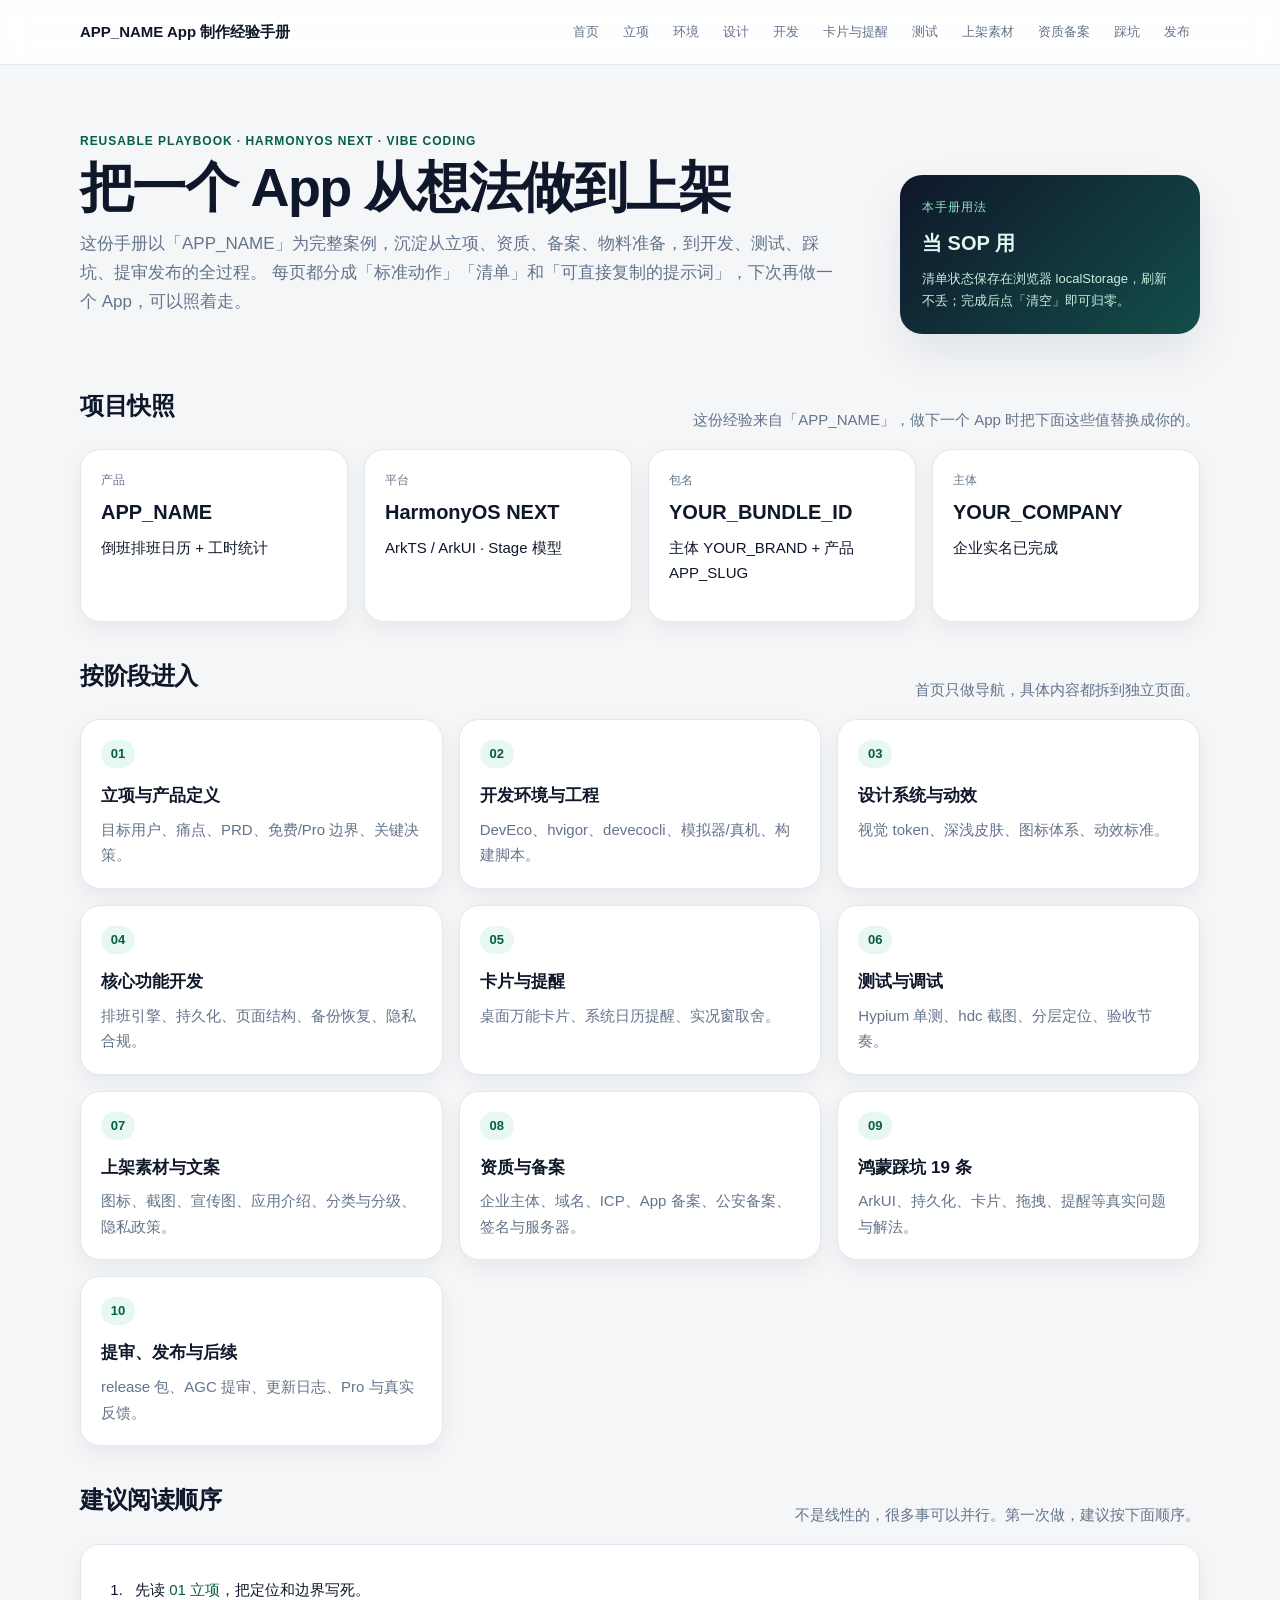
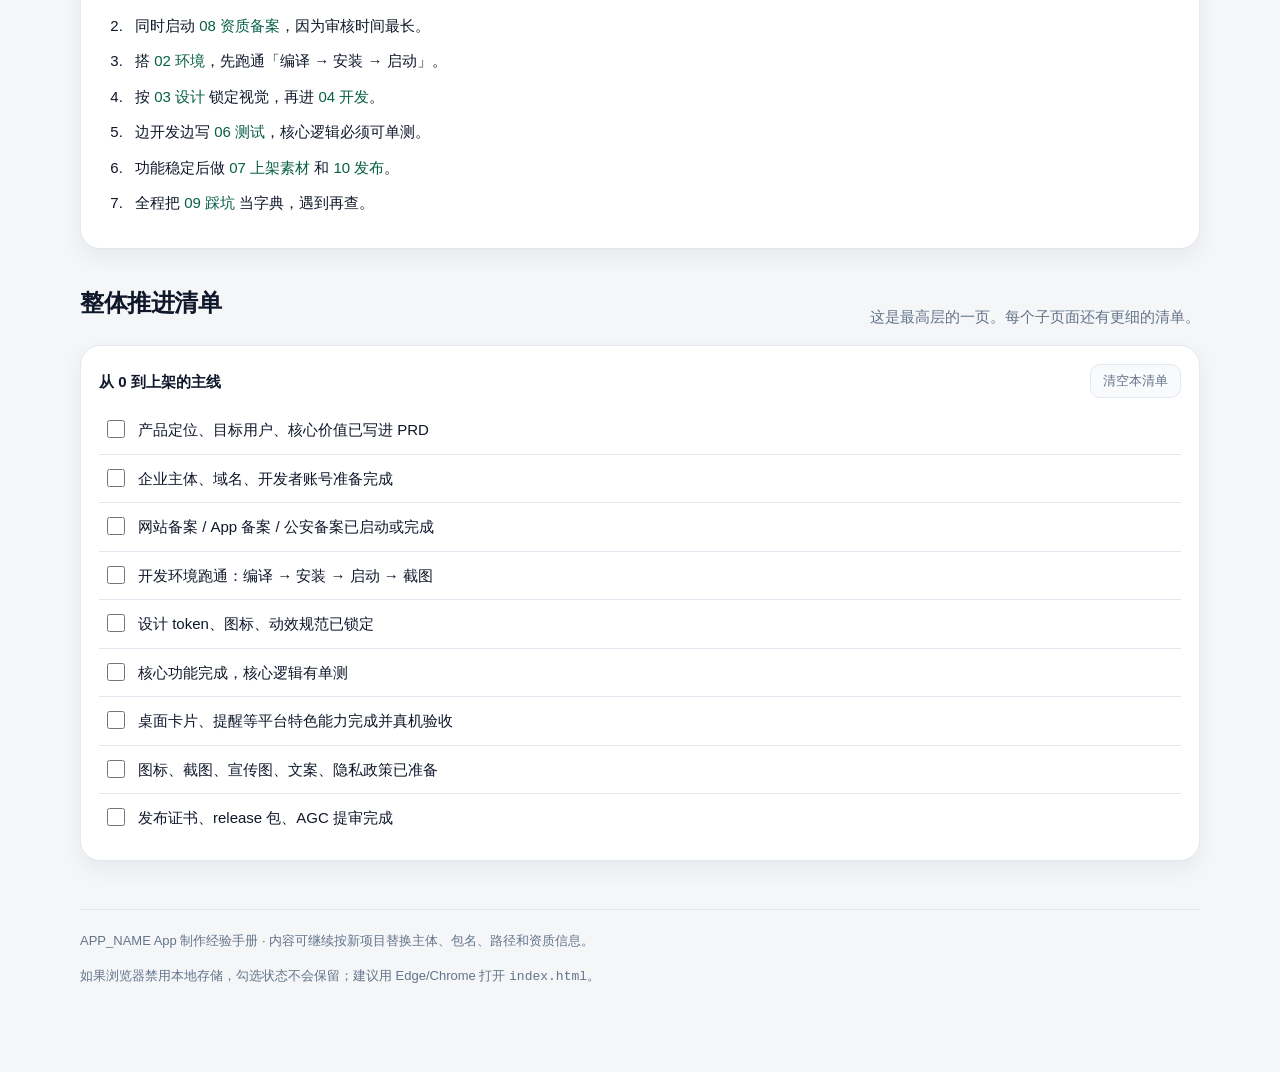
<file: assets/handbook/index.html>
<!doctype html>
<html lang="zh-CN">
<head>
  <meta charset="utf-8">
  <meta name="viewport" content="width=device-width, initial-scale=1">
  <title>APP_NAME App 制作经验手册</title>
  <link rel="stylesheet" href="assets/style.css">
</head>
<body>
  <header class="topbar">
    <div class="shell topbar-inner">
      <a class="brand" href="index.html">APP_NAME App 制作经验手册</a>
      <nav class="nav">
        <a href="index.html">首页</a>
        <a href="01-product.html">立项</a>
        <a href="02-environment.html">环境</a>
        <a href="03-design.html">设计</a>
        <a href="04-core-dev.html">开发</a>
        <a href="05-special.html">卡片与提醒</a>
        <a href="06-testing.html">测试</a>
        <a href="07-store.html">上架素材</a>
        <a href="08-filing.html">资质备案</a>
        <a href="09-pitfalls.html">踩坑</a>
        <a href="10-launch.html">发布</a>
      </nav>
    </div>
  </header>

  <main class="shell">
    <section class="hero">
      <div>
        <p class="kicker">Reusable Playbook · HarmonyOS NEXT · Vibe Coding</p>
        <h1>把一个 App 从想法做到上架</h1>
        <p class="lead">
          这份手册以「APP_NAME」为完整案例，沉淀从立项、资质、备案、物料准备，到开发、测试、踩坑、提审发布的全过程。
          每页都分成「标准动作」「清单」和「可直接复制的提示词」，下次再做一个 App，可以照着走。
        </p>
      </div>
      <div class="hero-note">
        <span>本手册用法</span>
        <strong>当 SOP 用</strong>
        <p>清单状态保存在浏览器 localStorage，刷新不丢；完成后点「清空」即可归零。</p>
      </div>
    </section>

    <section class="section">
      <div class="section-head">
        <h2>项目快照</h2>
        <p>这份经验来自「APP_NAME」，做下一个 App 时把下面这些值替换成你的。</p>
      </div>
      <div class="grid cards-4">
        <div class="card"><span class="card-label">产品</span><strong>APP_NAME</strong><p>倒班排班日历 + 工时统计</p></div>
        <div class="card"><span class="card-label">平台</span><strong>HarmonyOS NEXT</strong><p>ArkTS / ArkUI · Stage 模型</p></div>
        <div class="card"><span class="card-label">包名</span><strong>YOUR_BUNDLE_ID</strong><p>主体 YOUR_BRAND + 产品 APP_SLUG</p></div>
        <div class="card"><span class="card-label">主体</span><strong>YOUR_COMPANY</strong><p>企业实名已完成</p></div>
      </div>
    </section>

    <section class="section">
      <div class="section-head">
        <h2>按阶段进入</h2>
        <p>首页只做导航，具体内容都拆到独立页面。</p>
      </div>
      <div class="grid cards-3">
        <a class="card card-link" href="01-product.html"><span class="num">01</span><h3>立项与产品定义</h3><p>目标用户、痛点、PRD、免费/Pro 边界、关键决策。</p></a>
        <a class="card card-link" href="02-environment.html"><span class="num">02</span><h3>开发环境与工程</h3><p>DevEco、hvigor、devecocli、模拟器/真机、构建脚本。</p></a>
        <a class="card card-link" href="03-design.html"><span class="num">03</span><h3>设计系统与动效</h3><p>视觉 token、深浅皮肤、图标体系、动效标准。</p></a>
        <a class="card card-link" href="04-core-dev.html"><span class="num">04</span><h3>核心功能开发</h3><p>排班引擎、持久化、页面结构、备份恢复、隐私合规。</p></a>
        <a class="card card-link" href="05-special.html"><span class="num">05</span><h3>卡片与提醒</h3><p>桌面万能卡片、系统日历提醒、实况窗取舍。</p></a>
        <a class="card card-link" href="06-testing.html"><span class="num">06</span><h3>测试与调试</h3><p>Hypium 单测、hdc 截图、分层定位、验收节奏。</p></a>
        <a class="card card-link" href="07-store.html"><span class="num">07</span><h3>上架素材与文案</h3><p>图标、截图、宣传图、应用介绍、分类与分级、隐私政策。</p></a>
        <a class="card card-link" href="08-filing.html"><span class="num">08</span><h3>资质与备案</h3><p>企业主体、域名、ICP、App 备案、公安备案、签名与服务器。</p></a>
        <a class="card card-link" href="09-pitfalls.html"><span class="num">09</span><h3>鸿蒙踩坑 19 条</h3><p>ArkUI、持久化、卡片、拖拽、提醒等真实问题与解法。</p></a>
        <a class="card card-link" href="10-launch.html"><span class="num">10</span><h3>提审、发布与后续</h3><p>release 包、AGC 提审、更新日志、Pro 与真实反馈。</p></a>
      </div>
    </section>

    <section class="section">
      <div class="section-head">
        <h2>建议阅读顺序</h2>
        <p>不是线性的，很多事可以并行。第一次做，建议按下面顺序。</p>
      </div>
      <ol class="steps">
        <li>先读 <a href="01-product.html">01 立项</a>，把定位和边界写死。</li>
        <li>同时启动 <a href="08-filing.html">08 资质备案</a>，因为审核时间最长。</li>
        <li>搭 <a href="02-environment.html">02 环境</a>，先跑通「编译 → 安装 → 启动」。</li>
        <li>按 <a href="03-design.html">03 设计</a> 锁定视觉，再进 <a href="04-core-dev.html">04 开发</a>。</li>
        <li>边开发边写 <a href="06-testing.html">06 测试</a>，核心逻辑必须可单测。</li>
        <li>功能稳定后做 <a href="07-store.html">07 上架素材</a> 和 <a href="10-launch.html">10 发布</a>。</li>
        <li>全程把 <a href="09-pitfalls.html">09 踩坑</a> 当字典，遇到再查。</li>
      </ol>
    </section>

    <section class="section">
      <div class="section-head">
        <h2>整体推进清单</h2>
        <p>这是最高层的一页。每个子页面还有更细的清单。</p>
      </div>
      <div class="check-block">
        <div class="check-head">
          <span>从 0 到上架的主线</span>
          <button class="ghost" data-clear-list="master">清空本清单</button>
        </div>
        <ul class="checklist" data-checklist="master">
          <li><label><input type="checkbox" data-check="product"><span>产品定位、目标用户、核心价值已写进 PRD</span></label></li>
          <li><label><input type="checkbox" data-check="company"><span>企业主体、域名、开发者账号准备完成</span></label></li>
          <li><label><input type="checkbox" data-check="filing"><span>网站备案 / App 备案 / 公安备案已启动或完成</span></label></li>
          <li><label><input type="checkbox" data-check="env"><span>开发环境跑通：编译 → 安装 → 启动 → 截图</span></label></li>
          <li><label><input type="checkbox" data-check="design"><span>设计 token、图标、动效规范已锁定</span></label></li>
          <li><label><input type="checkbox" data-check="core"><span>核心功能完成，核心逻辑有单测</span></label></li>
          <li><label><input type="checkbox" data-check="special"><span>桌面卡片、提醒等平台特色能力完成并真机验收</span></label></li>
          <li><label><input type="checkbox" data-check="assets"><span>图标、截图、宣传图、文案、隐私政策已准备</span></label></li>
          <li><label><input type="checkbox" data-check="release"><span>发布证书、release 包、AGC 提审完成</span></label></li>
        </ul>
      </div>
    </section>

    <footer class="footer">
      <p>APP_NAME App 制作经验手册 · 内容可继续按新项目替换主体、包名、路径和资质信息。</p>
      <p>如果浏览器禁用本地存储，勾选状态不会保留；建议用 Edge/Chrome 打开 <code>index.html</code>。</p>
    </footer>
  </main>
  <script src="assets/app.js"></script>
</body>
</html>
</file>
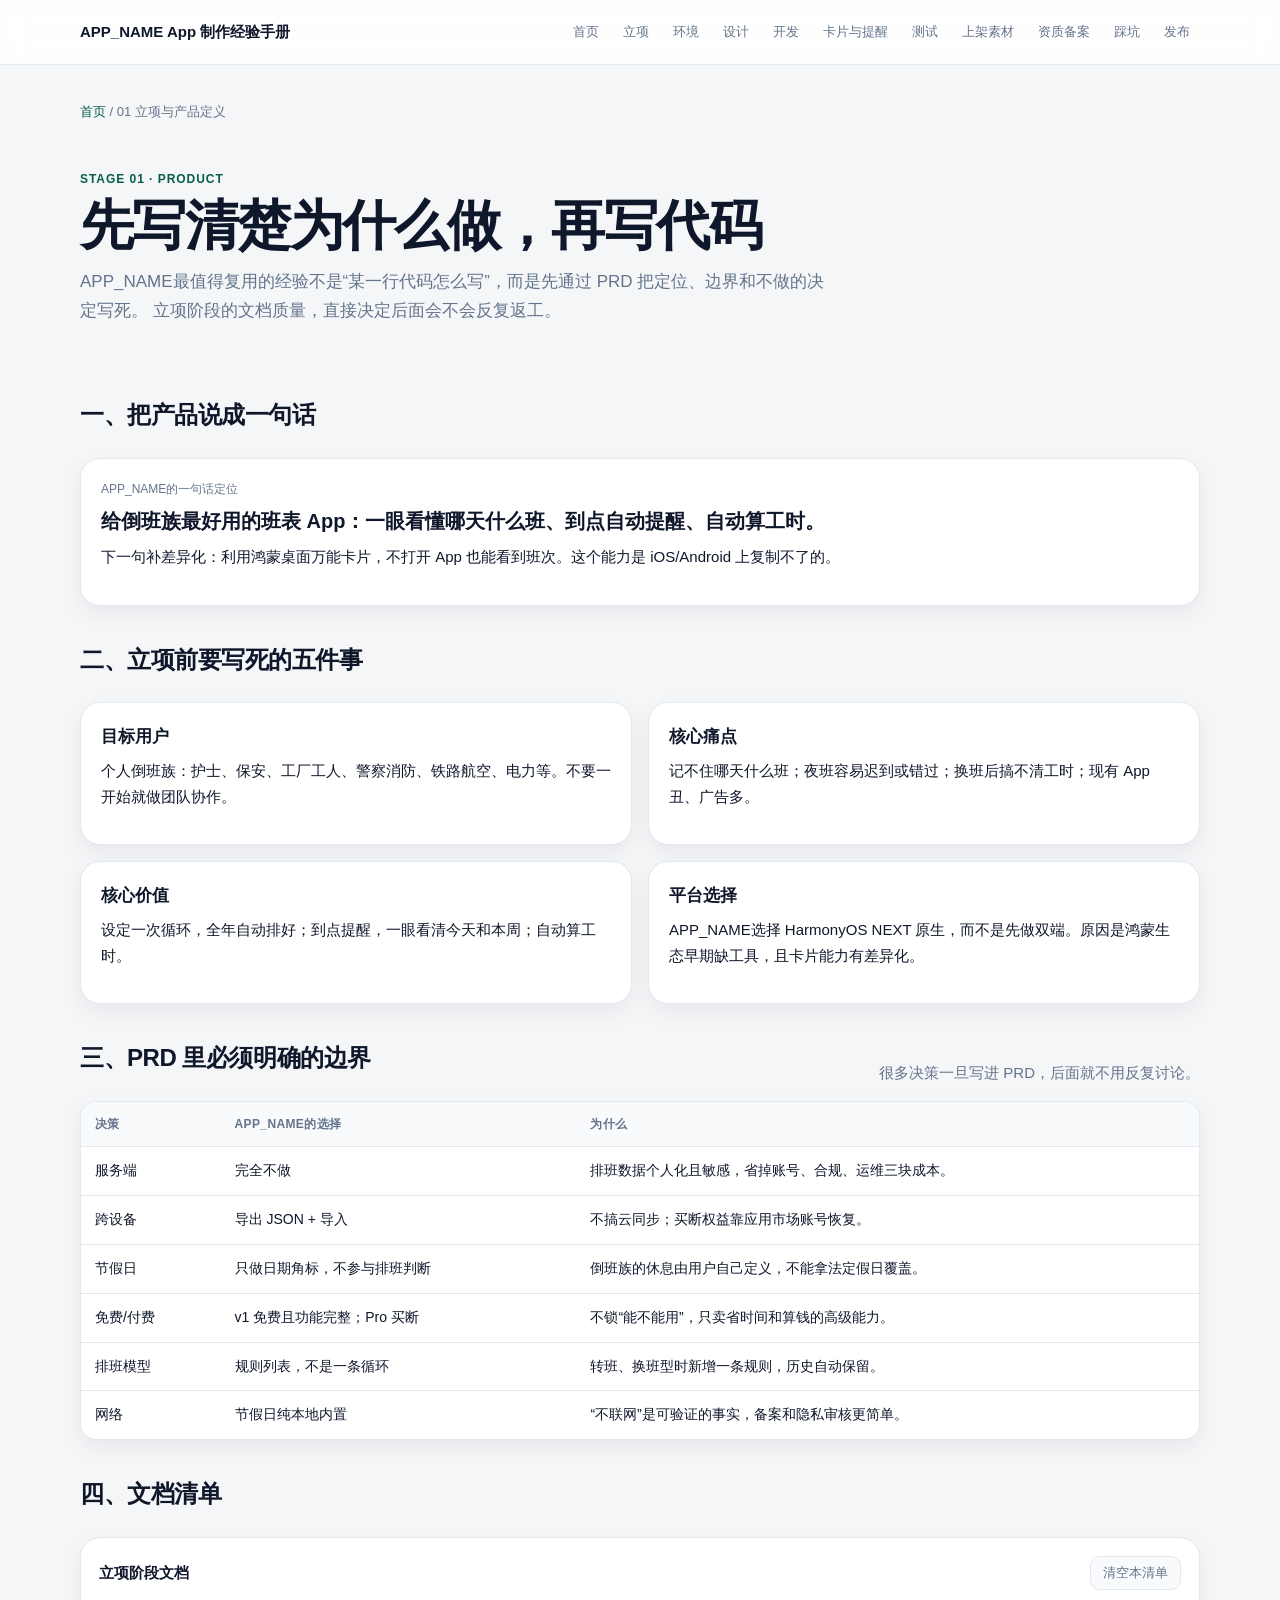
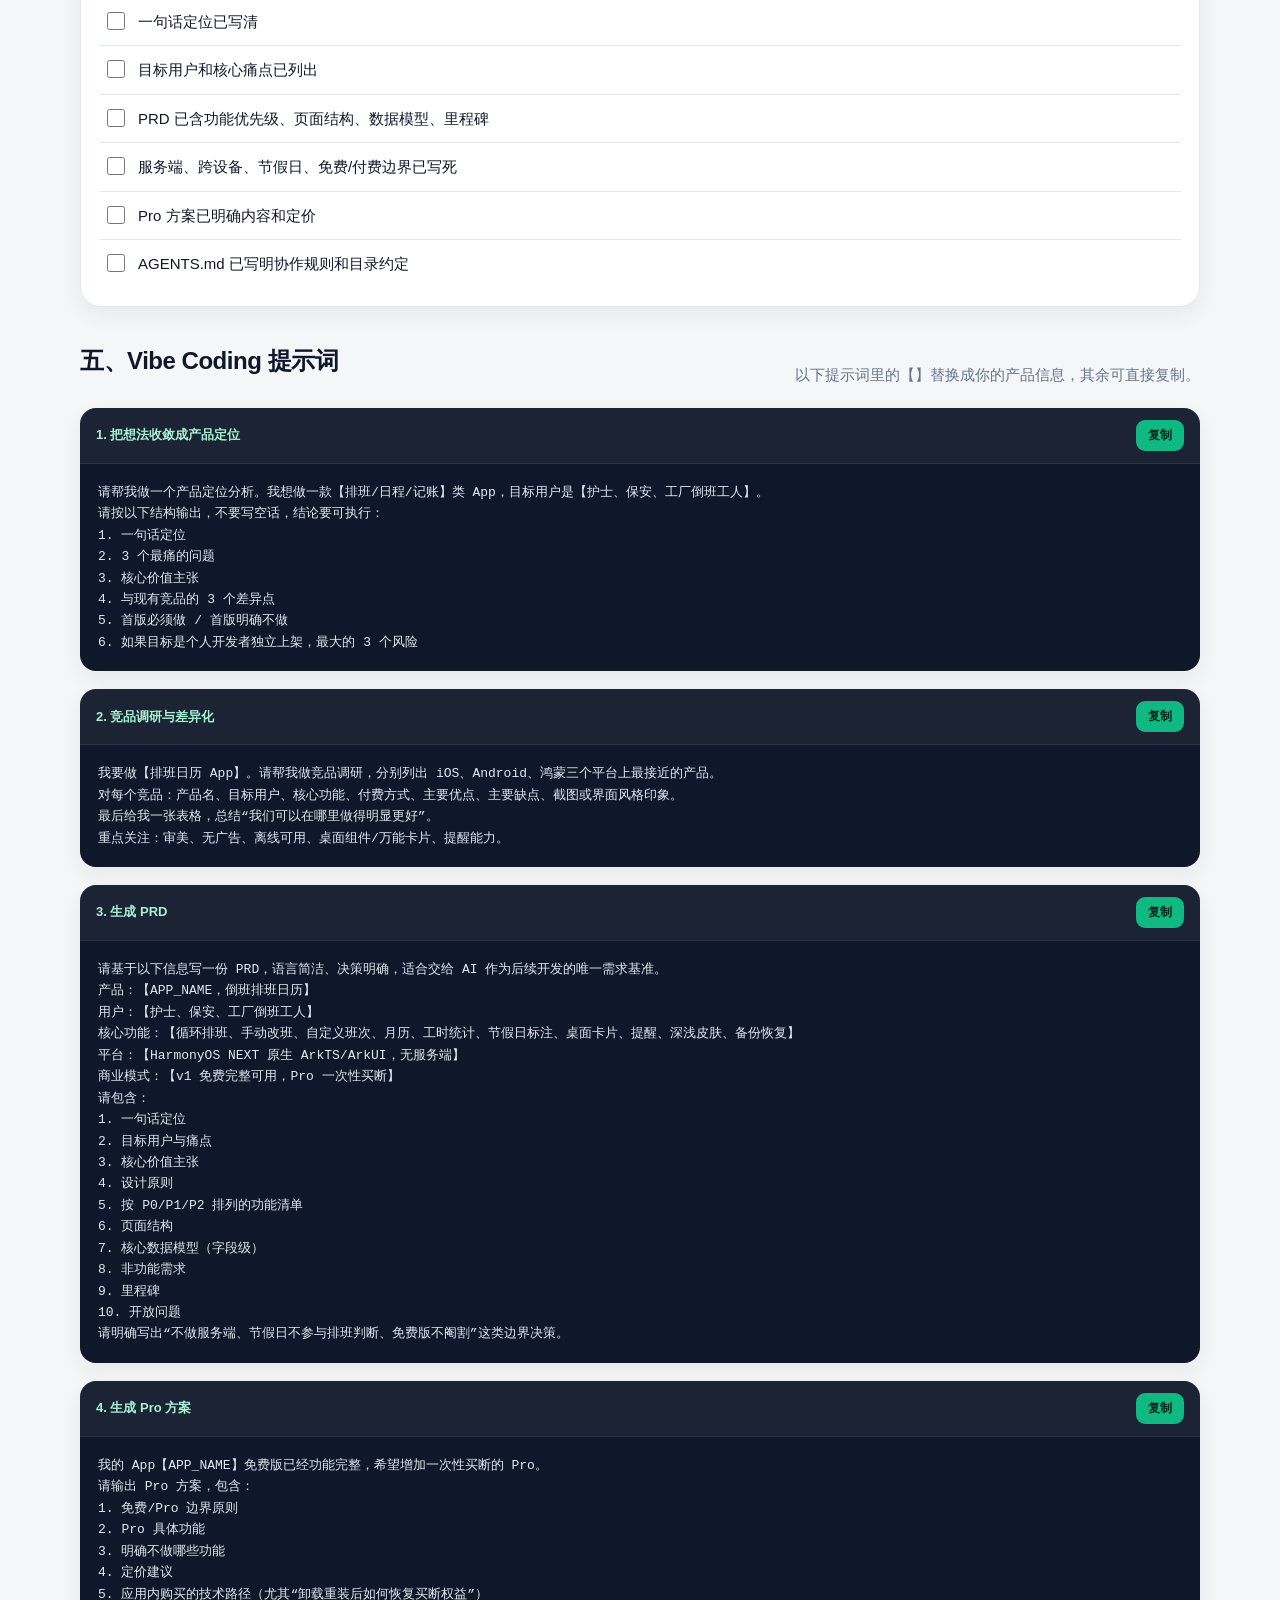
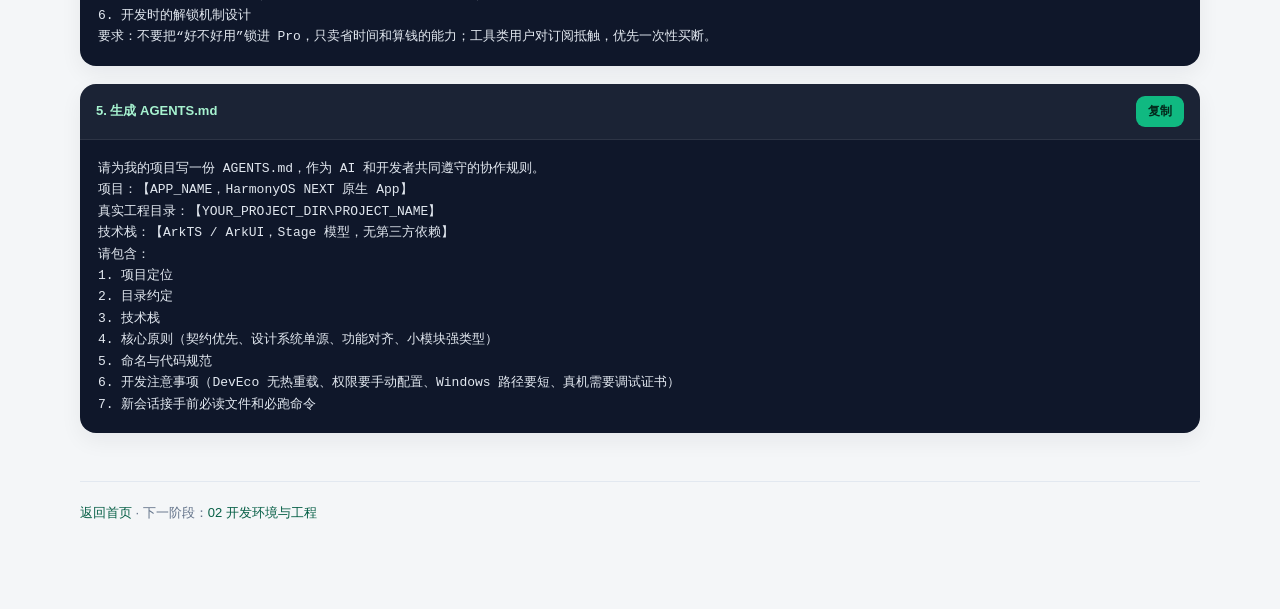
<file: assets/handbook/01-product.html>
<!doctype html>
<html lang="zh-CN">
<head>
  <meta charset="utf-8">
  <meta name="viewport" content="width=device-width, initial-scale=1">
  <title>01 立项与产品定义 · APP_NAME App 制作经验手册</title>
  <link rel="stylesheet" href="assets/style.css">
</head>
<body>
  <header class="topbar">
    <div class="shell topbar-inner">
      <a class="brand" href="index.html">APP_NAME App 制作经验手册</a>
      <nav class="nav">
        <a href="index.html">首页</a>
        <a href="01-product.html">立项</a>
        <a href="02-environment.html">环境</a>
        <a href="03-design.html">设计</a>
        <a href="04-core-dev.html">开发</a>
        <a href="05-special.html">卡片与提醒</a>
        <a href="06-testing.html">测试</a>
        <a href="07-store.html">上架素材</a>
        <a href="08-filing.html">资质备案</a>
        <a href="09-pitfalls.html">踩坑</a>
        <a href="10-launch.html">发布</a>
      </nav>
    </div>
  </header>

  <main class="shell">
    <p class="breadcrumb"><a href="index.html">首页</a> / 01 立项与产品定义</p>
    <section class="hero">
      <div>
        <p class="kicker">Stage 01 · Product</p>
        <h1>先写清楚为什么做，再写代码</h1>
        <p class="lead">
          APP_NAME最值得复用的经验不是“某一行代码怎么写”，而是先通过 PRD 把定位、边界和不做的决定写死。
          立项阶段的文档质量，直接决定后面会不会反复返工。
        </p>
      </div>
    </section>

    <section class="section">
      <div class="section-head">
        <h2>一、把产品说成一句话</h2>
      </div>
      <div class="card">
        <span class="card-label">APP_NAME的一句话定位</span>
        <strong>给倒班族最好用的班表 App：一眼看懂哪天什么班、到点自动提醒、自动算工时。</strong>
        <p>下一句补差异化：利用鸿蒙桌面万能卡片，不打开 App 也能看到班次。这个能力是 iOS/Android 上复制不了的。</p>
      </div>
    </section>

    <section class="section">
      <div class="section-head">
        <h2>二、立项前要写死的五件事</h2>
      </div>
      <div class="grid cards-2">
        <div class="card">
          <h3>目标用户</h3>
          <p>个人倒班族：护士、保安、工厂工人、警察消防、铁路航空、电力等。不要一开始就做团队协作。</p>
        </div>
        <div class="card">
          <h3>核心痛点</h3>
          <p>记不住哪天什么班；夜班容易迟到或错过；换班后搞不清工时；现有 App 丑、广告多。</p>
        </div>
        <div class="card">
          <h3>核心价值</h3>
          <p>设定一次循环，全年自动排好；到点提醒，一眼看清今天和本周；自动算工时。</p>
        </div>
        <div class="card">
          <h3>平台选择</h3>
          <p>APP_NAME选择 HarmonyOS NEXT 原生，而不是先做双端。原因是鸿蒙生态早期缺工具，且卡片能力有差异化。</p>
        </div>
      </div>
    </section>

    <section class="section">
      <div class="section-head">
        <h2>三、PRD 里必须明确的边界</h2>
        <p>很多决策一旦写进 PRD，后面就不用反复讨论。</p>
      </div>
      <div class="table-wrap">
        <table>
          <thead>
            <tr><th>决策</th><th>APP_NAME的选择</th><th>为什么</th></tr>
          </thead>
          <tbody>
            <tr><td>服务端</td><td>完全不做</td><td>排班数据个人化且敏感，省掉账号、合规、运维三块成本。</td></tr>
            <tr><td>跨设备</td><td>导出 JSON + 导入</td><td>不搞云同步；买断权益靠应用市场账号恢复。</td></tr>
            <tr><td>节假日</td><td>只做日期角标，不参与排班判断</td><td>倒班族的休息由用户自己定义，不能拿法定假日覆盖。</td></tr>
            <tr><td>免费/付费</td><td>v1 免费且功能完整；Pro 买断</td><td>不锁“能不能用”，只卖省时间和算钱的高级能力。</td></tr>
            <tr><td>排班模型</td><td>规则列表，不是一条循环</td><td>转班、换班型时新增一条规则，历史自动保留。</td></tr>
            <tr><td>网络</td><td>节假日纯本地内置</td><td>“不联网”是可验证的事实，备案和隐私审核更简单。</td></tr>
          </tbody>
        </table>
      </div>
    </section>

    <section class="section">
      <div class="section-head">
        <h2>四、文档清单</h2>
      </div>
      <div class="check-block">
        <div class="check-head">
          <span>立项阶段文档</span>
          <button class="ghost" data-clear-list="product-docs">清空本清单</button>
        </div>
        <ul class="checklist" data-checklist="product-docs">
          <li><label><input type="checkbox" data-check="position"><span>一句话定位已写清</span></label></li>
          <li><label><input type="checkbox" data-check="users"><span>目标用户和核心痛点已列出</span></label></li>
          <li><label><input type="checkbox" data-check="prd"><span>PRD 已含功能优先级、页面结构、数据模型、里程碑</span></label></li>
          <li><label><input type="checkbox" data-check="boundary"><span>服务端、跨设备、节假日、免费/付费边界已写死</span></label></li>
          <li><label><input type="checkbox" data-check="pro"><span>Pro 方案已明确内容和定价</span></label></li>
          <li><label><input type="checkbox" data-check="agents"><span>AGENTS.md 已写明协作规则和目录约定</span></label></li>
        </ul>
      </div>
    </section>

    <section class="section">
      <div class="section-head">
        <h2>五、Vibe Coding 提示词</h2>
        <p>以下提示词里的【】替换成你的产品信息，其余可直接复制。</p>
      </div>

      <div class="prompt">
        <div class="prompt-head"><strong>1. 把想法收敛成产品定位</strong><button class="copy-btn" data-copy>复制</button></div>
        <pre>请帮我做一个产品定位分析。我想做一款【排班/日程/记账】类 App，目标用户是【护士、保安、工厂倒班工人】。
请按以下结构输出，不要写空话，结论要可执行：
1. 一句话定位
2. 3 个最痛的问题
3. 核心价值主张
4. 与现有竞品的 3 个差异点
5. 首版必须做 / 首版明确不做
6. 如果目标是个人开发者独立上架，最大的 3 个风险</pre>
      </div>

      <div class="prompt">
        <div class="prompt-head"><strong>2. 竞品调研与差异化</strong><button class="copy-btn" data-copy>复制</button></div>
        <pre>我要做【排班日历 App】。请帮我做竞品调研，分别列出 iOS、Android、鸿蒙三个平台上最接近的产品。
对每个竞品：产品名、目标用户、核心功能、付费方式、主要优点、主要缺点、截图或界面风格印象。
最后给我一张表格，总结“我们可以在哪里做得明显更好”。
重点关注：审美、无广告、离线可用、桌面组件/万能卡片、提醒能力。</pre>
      </div>

      <div class="prompt">
        <div class="prompt-head"><strong>3. 生成 PRD</strong><button class="copy-btn" data-copy>复制</button></div>
        <pre>请基于以下信息写一份 PRD，语言简洁、决策明确，适合交给 AI 作为后续开发的唯一需求基准。
产品：【APP_NAME，倒班排班日历】
用户：【护士、保安、工厂倒班工人】
核心功能：【循环排班、手动改班、自定义班次、月历、工时统计、节假日标注、桌面卡片、提醒、深浅皮肤、备份恢复】
平台：【HarmonyOS NEXT 原生 ArkTS/ArkUI，无服务端】
商业模式：【v1 免费完整可用，Pro 一次性买断】
请包含：
1. 一句话定位
2. 目标用户与痛点
3. 核心价值主张
4. 设计原则
5. 按 P0/P1/P2 排列的功能清单
6. 页面结构
7. 核心数据模型（字段级）
8. 非功能需求
9. 里程碑
10. 开放问题
请明确写出“不做服务端、节假日不参与排班判断、免费版不阉割”这类边界决策。</pre>
      </div>

      <div class="prompt">
        <div class="prompt-head"><strong>4. 生成 Pro 方案</strong><button class="copy-btn" data-copy>复制</button></div>
        <pre>我的 App【APP_NAME】免费版已经功能完整，希望增加一次性买断的 Pro。
请输出 Pro 方案，包含：
1. 免费/Pro 边界原则
2. Pro 具体功能
3. 明确不做哪些功能
4. 定价建议
5. 应用内购买的技术路径（尤其“卸载重装后如何恢复买断权益”）
6. 开发时的解锁机制设计
要求：不要把“好不好用”锁进 Pro，只卖省时间和算钱的能力；工具类用户对订阅抵触，优先一次性买断。</pre>
      </div>

      <div class="prompt">
        <div class="prompt-head"><strong>5. 生成 AGENTS.md</strong><button class="copy-btn" data-copy>复制</button></div>
        <pre>请为我的项目写一份 AGENTS.md，作为 AI 和开发者共同遵守的协作规则。
项目：【APP_NAME，HarmonyOS NEXT 原生 App】
真实工程目录：【YOUR_PROJECT_DIR\PROJECT_NAME】
技术栈：【ArkTS / ArkUI，Stage 模型，无第三方依赖】
请包含：
1. 项目定位
2. 目录约定
3. 技术栈
4. 核心原则（契约优先、设计系统单源、功能对齐、小模块强类型）
5. 命名与代码规范
6. 开发注意事项（DevEco 无热重载、权限要手动配置、Windows 路径要短、真机需要调试证书）
7. 新会话接手前必读文件和必跑命令</pre>
      </div>
    </section>

    <footer class="footer">
      <p><a href="index.html">返回首页</a> · 下一阶段：<a href="02-environment.html">02 开发环境与工程</a></p>
    </footer>
  </main>
  <script src="assets/app.js"></script>
</body>
</html>
</file>
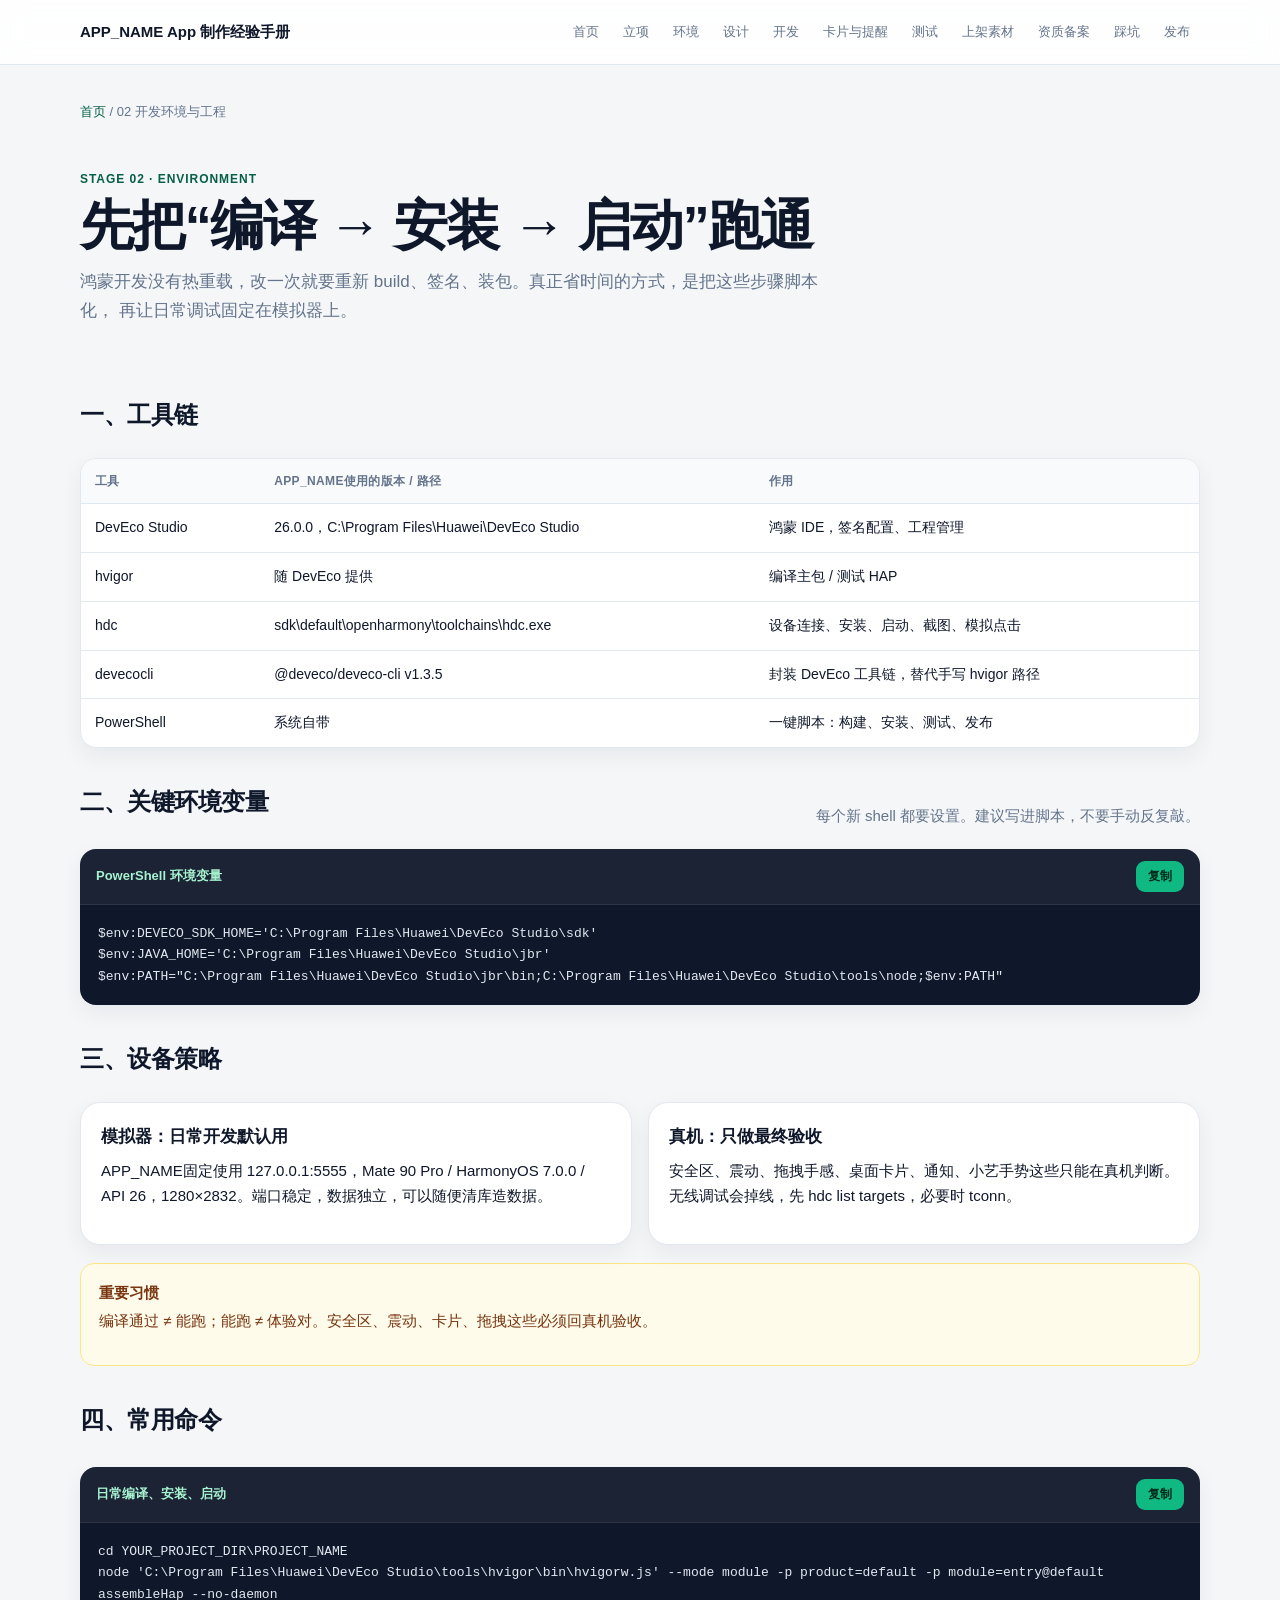
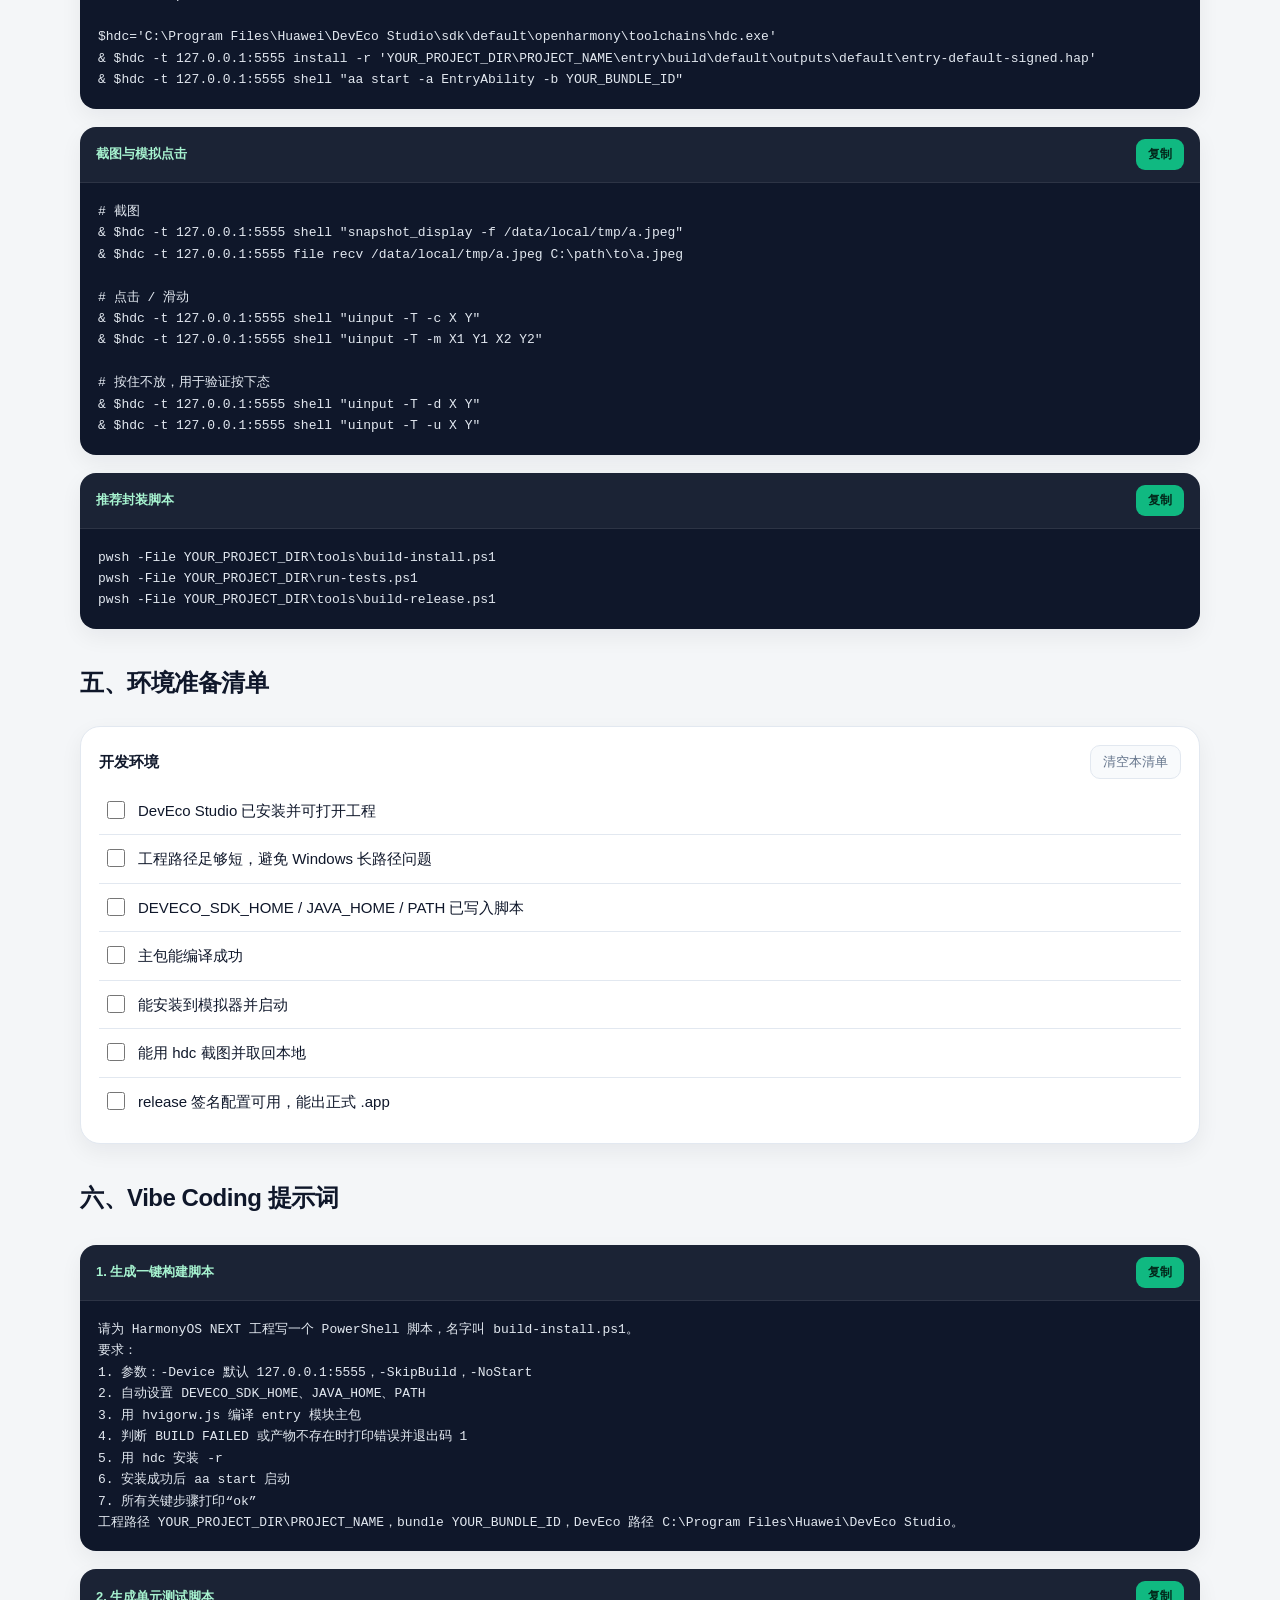
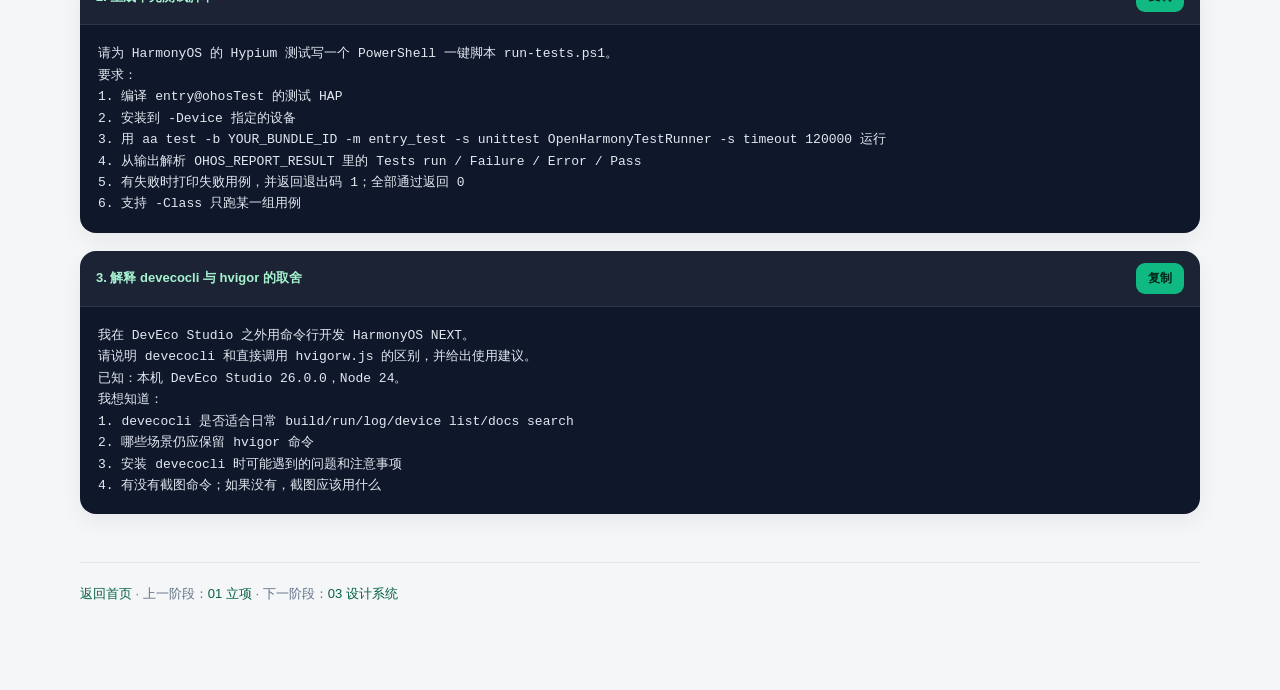
<file: assets/handbook/02-environment.html>
<!doctype html>
<html lang="zh-CN">
<head>
  <meta charset="utf-8">
  <meta name="viewport" content="width=device-width, initial-scale=1">
  <title>02 开发环境与工程 · APP_NAME App 制作经验手册</title>
  <link rel="stylesheet" href="assets/style.css">
</head>
<body>
  <header class="topbar">
    <div class="shell topbar-inner">
      <a class="brand" href="index.html">APP_NAME App 制作经验手册</a>
      <nav class="nav">
        <a href="index.html">首页</a>
        <a href="01-product.html">立项</a>
        <a href="02-environment.html">环境</a>
        <a href="03-design.html">设计</a>
        <a href="04-core-dev.html">开发</a>
        <a href="05-special.html">卡片与提醒</a>
        <a href="06-testing.html">测试</a>
        <a href="07-store.html">上架素材</a>
        <a href="08-filing.html">资质备案</a>
        <a href="09-pitfalls.html">踩坑</a>
        <a href="10-launch.html">发布</a>
      </nav>
    </div>
  </header>

  <main class="shell">
    <p class="breadcrumb"><a href="index.html">首页</a> / 02 开发环境与工程</p>
    <section class="hero">
      <div>
        <p class="kicker">Stage 02 · Environment</p>
        <h1>先把“编译 → 安装 → 启动”跑通</h1>
        <p class="lead">
          鸿蒙开发没有热重载，改一次就要重新 build、签名、装包。真正省时间的方式，是把这些步骤脚本化，
          再让日常调试固定在模拟器上。
        </p>
      </div>
    </section>

    <section class="section">
      <div class="section-head">
        <h2>一、工具链</h2>
      </div>
      <div class="table-wrap">
        <table>
          <thead>
            <tr><th>工具</th><th>APP_NAME使用的版本 / 路径</th><th>作用</th></tr>
          </thead>
          <tbody>
            <tr><td>DevEco Studio</td><td>26.0.0，C:\Program Files\Huawei\DevEco Studio</td><td>鸿蒙 IDE，签名配置、工程管理</td></tr>
            <tr><td>hvigor</td><td>随 DevEco 提供</td><td>编译主包 / 测试 HAP</td></tr>
            <tr><td>hdc</td><td>sdk\default\openharmony\toolchains\hdc.exe</td><td>设备连接、安装、启动、截图、模拟点击</td></tr>
            <tr><td>devecocli</td><td>@deveco/deveco-cli v1.3.5</td><td>封装 DevEco 工具链，替代手写 hvigor 路径</td></tr>
            <tr><td>PowerShell</td><td>系统自带</td><td>一键脚本：构建、安装、测试、发布</td></tr>
          </tbody>
        </table>
      </div>
    </section>

    <section class="section">
      <div class="section-head">
        <h2>二、关键环境变量</h2>
        <p>每个新 shell 都要设置。建议写进脚本，不要手动反复敲。</p>
      </div>
      <div class="prompt">
        <div class="prompt-head"><strong>PowerShell 环境变量</strong><button class="copy-btn" data-copy>复制</button></div>
        <pre>$env:DEVECO_SDK_HOME='C:\Program Files\Huawei\DevEco Studio\sdk'
$env:JAVA_HOME='C:\Program Files\Huawei\DevEco Studio\jbr'
$env:PATH="C:\Program Files\Huawei\DevEco Studio\jbr\bin;C:\Program Files\Huawei\DevEco Studio\tools\node;$env:PATH"</pre>
      </div>
    </section>

    <section class="section">
      <div class="section-head">
        <h2>三、设备策略</h2>
      </div>
      <div class="grid cards-2">
        <div class="card">
          <h3>模拟器：日常开发默认用</h3>
          <p>APP_NAME固定使用 127.0.0.1:5555，Mate 90 Pro / HarmonyOS 7.0.0 / API 26，1280×2832。端口稳定，数据独立，可以随便清库造数据。</p>
        </div>
        <div class="card">
          <h3>真机：只做最终验收</h3>
          <p>安全区、震动、拖拽手感、桌面卡片、通知、小艺手势这些只能在真机判断。无线调试会掉线，先 hdc list targets，必要时 tconn。</p>
        </div>
      </div>
      <div class="banner amber">
        <strong>重要习惯</strong>
        <p>编译通过 ≠ 能跑；能跑 ≠ 体验对。安全区、震动、卡片、拖拽这些必须回真机验收。</p>
      </div>
    </section>

    <section class="section">
      <div class="section-head">
        <h2>四、常用命令</h2>
      </div>
      <div class="prompt">
        <div class="prompt-head"><strong>日常编译、安装、启动</strong><button class="copy-btn" data-copy>复制</button></div>
        <pre>cd YOUR_PROJECT_DIR\PROJECT_NAME
node 'C:\Program Files\Huawei\DevEco Studio\tools\hvigor\bin\hvigorw.js' --mode module -p product=default -p module=entry@default assembleHap --no-daemon

$hdc='C:\Program Files\Huawei\DevEco Studio\sdk\default\openharmony\toolchains\hdc.exe'
& $hdc -t 127.0.0.1:5555 install -r 'YOUR_PROJECT_DIR\PROJECT_NAME\entry\build\default\outputs\default\entry-default-signed.hap'
& $hdc -t 127.0.0.1:5555 shell "aa start -a EntryAbility -b YOUR_BUNDLE_ID"</pre>
      </div>
      <div class="prompt">
        <div class="prompt-head"><strong>截图与模拟点击</strong><button class="copy-btn" data-copy>复制</button></div>
        <pre># 截图
& $hdc -t 127.0.0.1:5555 shell "snapshot_display -f /data/local/tmp/a.jpeg"
& $hdc -t 127.0.0.1:5555 file recv /data/local/tmp/a.jpeg C:\path\to\a.jpeg

# 点击 / 滑动
& $hdc -t 127.0.0.1:5555 shell "uinput -T -c X Y"
& $hdc -t 127.0.0.1:5555 shell "uinput -T -m X1 Y1 X2 Y2"

# 按住不放，用于验证按下态
& $hdc -t 127.0.0.1:5555 shell "uinput -T -d X Y"
& $hdc -t 127.0.0.1:5555 shell "uinput -T -u X Y"</pre>
      </div>
      <div class="prompt">
        <div class="prompt-head"><strong>推荐封装脚本</strong><button class="copy-btn" data-copy>复制</button></div>
        <pre>pwsh -File YOUR_PROJECT_DIR\tools\build-install.ps1
pwsh -File YOUR_PROJECT_DIR\run-tests.ps1
pwsh -File YOUR_PROJECT_DIR\tools\build-release.ps1</pre>
      </div>
    </section>

    <section class="section">
      <div class="section-head">
        <h2>五、环境准备清单</h2>
      </div>
      <div class="check-block">
        <div class="check-head">
          <span>开发环境</span>
          <button class="ghost" data-clear-list="env-setup">清空本清单</button>
        </div>
        <ul class="checklist" data-checklist="env-setup">
          <li><label><input type="checkbox" data-check="deveco"><span>DevEco Studio 已安装并可打开工程</span></label></li>
          <li><label><input type="checkbox" data-check="path"><span>工程路径足够短，避免 Windows 长路径问题</span></label></li>
          <li><label><input type="checkbox" data-check="env"><span>DEVECO_SDK_HOME / JAVA_HOME / PATH 已写入脚本</span></label></li>
          <li><label><input type="checkbox" data-check="build"><span>主包能编译成功</span></label></li>
          <li><label><input type="checkbox" data-check="install"><span>能安装到模拟器并启动</span></label></li>
          <li><label><input type="checkbox" data-check="screenshot"><span>能用 hdc 截图并取回本地</span></label></li>
          <li><label><input type="checkbox" data-check="release"><span>release 签名配置可用，能出正式 .app</span></label></li>
        </ul>
      </div>
    </section>

    <section class="section">
      <div class="section-head">
        <h2>六、Vibe Coding 提示词</h2>
      </div>

      <div class="prompt">
        <div class="prompt-head"><strong>1. 生成一键构建脚本</strong><button class="copy-btn" data-copy>复制</button></div>
        <pre>请为 HarmonyOS NEXT 工程写一个 PowerShell 脚本，名字叫 build-install.ps1。
要求：
1. 参数：-Device 默认 127.0.0.1:5555，-SkipBuild，-NoStart
2. 自动设置 DEVECO_SDK_HOME、JAVA_HOME、PATH
3. 用 hvigorw.js 编译 entry 模块主包
4. 判断 BUILD FAILED 或产物不存在时打印错误并退出码 1
5. 用 hdc 安装 -r
6. 安装成功后 aa start 启动
7. 所有关键步骤打印“ok”
工程路径 YOUR_PROJECT_DIR\PROJECT_NAME，bundle YOUR_BUNDLE_ID，DevEco 路径 C:\Program Files\Huawei\DevEco Studio。</pre>
      </div>

      <div class="prompt">
        <div class="prompt-head"><strong>2. 生成单元测试脚本</strong><button class="copy-btn" data-copy>复制</button></div>
        <pre>请为 HarmonyOS 的 Hypium 测试写一个 PowerShell 一键脚本 run-tests.ps1。
要求：
1. 编译 entry@ohosTest 的测试 HAP
2. 安装到 -Device 指定的设备
3. 用 aa test -b YOUR_BUNDLE_ID -m entry_test -s unittest OpenHarmonyTestRunner -s timeout 120000 运行
4. 从输出解析 OHOS_REPORT_RESULT 里的 Tests run / Failure / Error / Pass
5. 有失败时打印失败用例，并返回退出码 1；全部通过返回 0
6. 支持 -Class 只跑某一组用例</pre>
      </div>

      <div class="prompt">
        <div class="prompt-head"><strong>3. 解释 devecocli 与 hvigor 的取舍</strong><button class="copy-btn" data-copy>复制</button></div>
        <pre>我在 DevEco Studio 之外用命令行开发 HarmonyOS NEXT。
请说明 devecocli 和直接调用 hvigorw.js 的区别，并给出使用建议。
已知：本机 DevEco Studio 26.0.0，Node 24。
我想知道：
1. devecocli 是否适合日常 build/run/log/device list/docs search
2. 哪些场景仍应保留 hvigor 命令
3. 安装 devecocli 时可能遇到的问题和注意事项
4. 有没有截图命令；如果没有，截图应该用什么</pre>
      </div>
    </section>

    <footer class="footer">
      <p><a href="index.html">返回首页</a> · 上一阶段：<a href="01-product.html">01 立项</a> · 下一阶段：<a href="03-design.html">03 设计系统</a></p>
    </footer>
  </main>
  <script src="assets/app.js"></script>
</body>
</html>
</file>
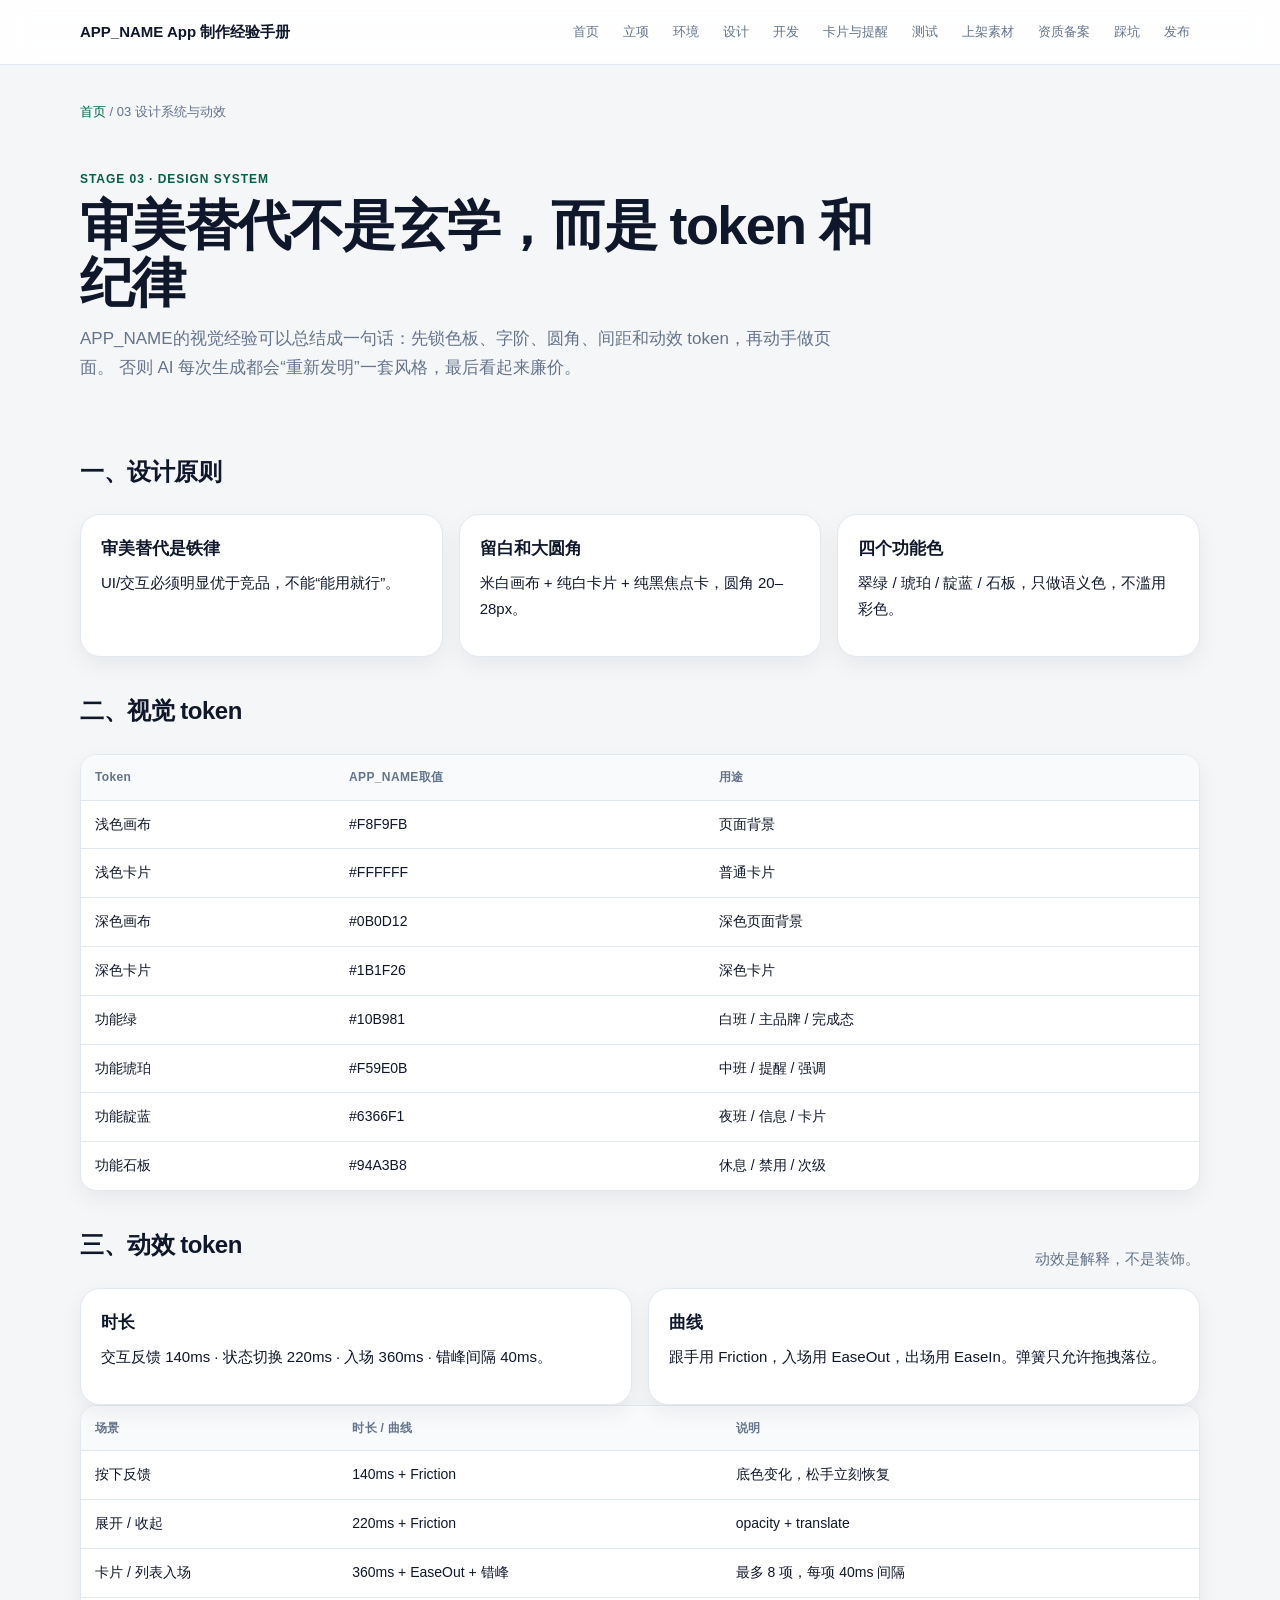
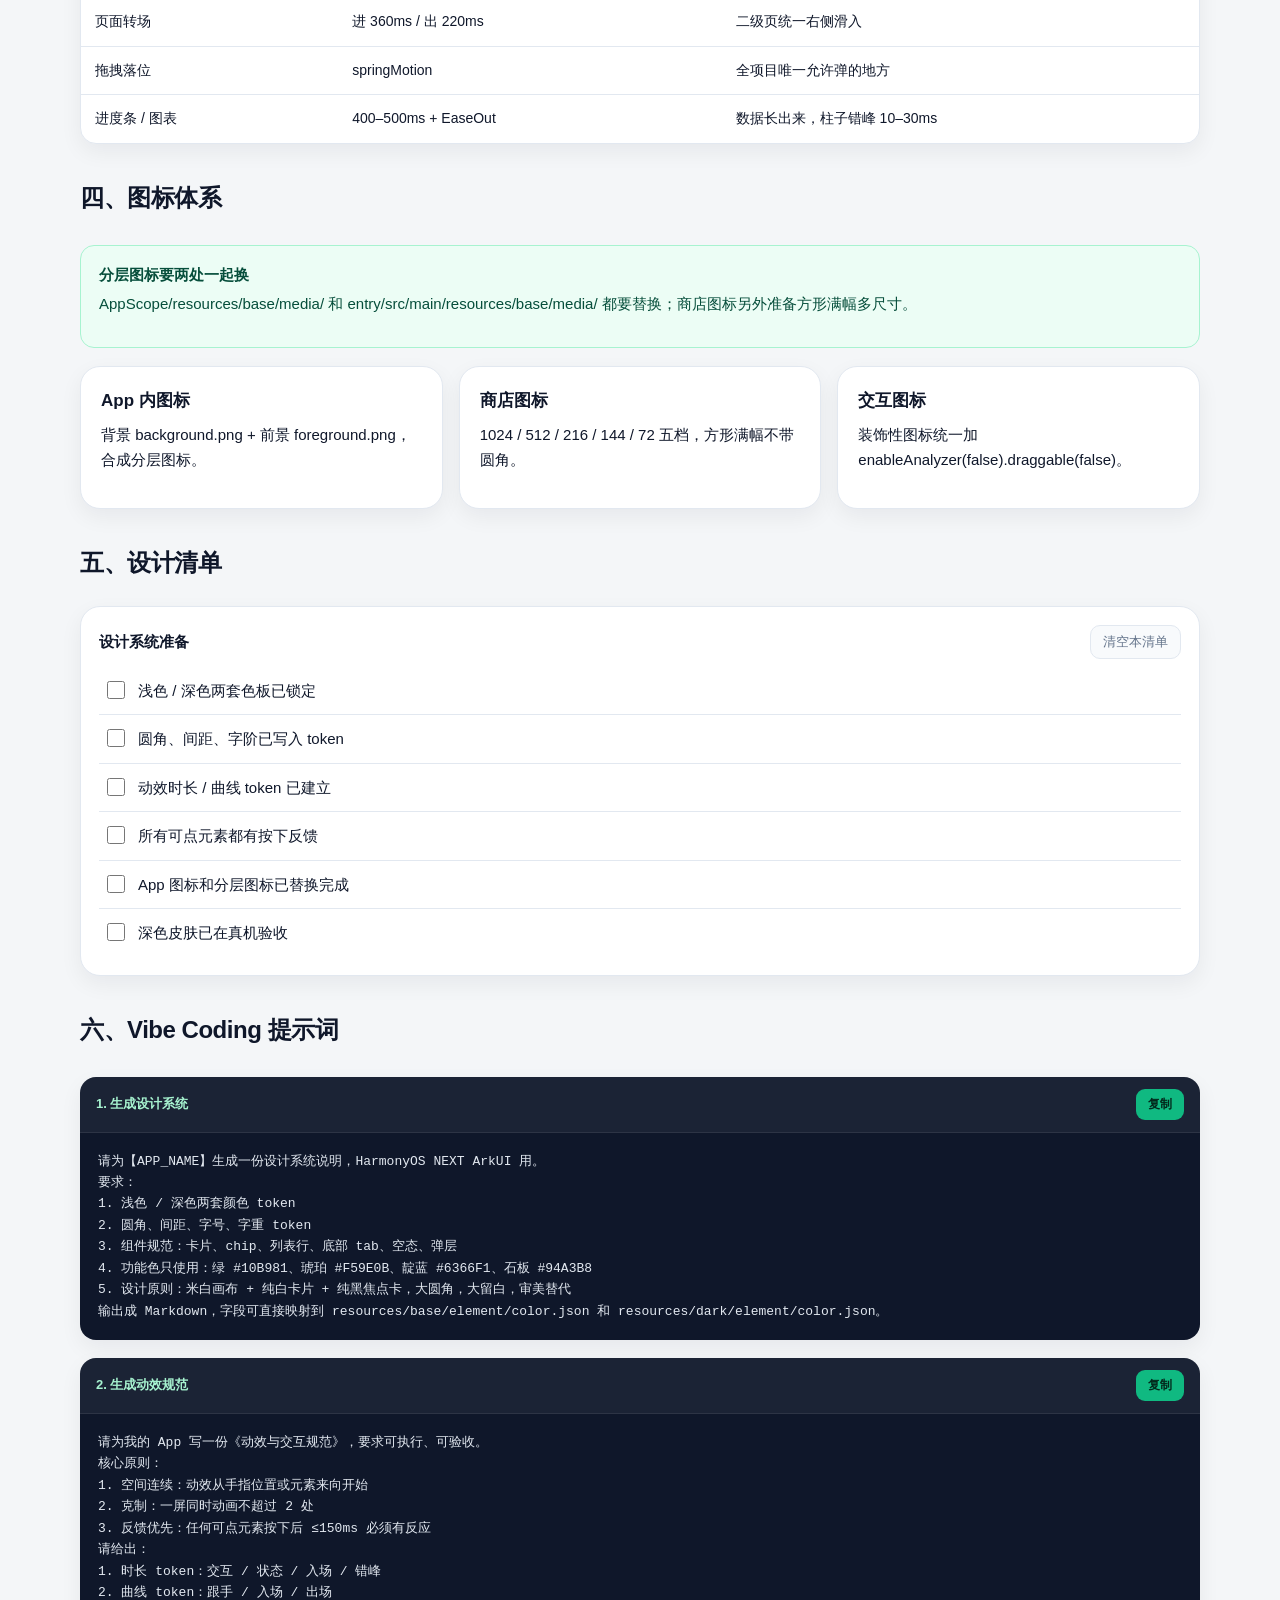
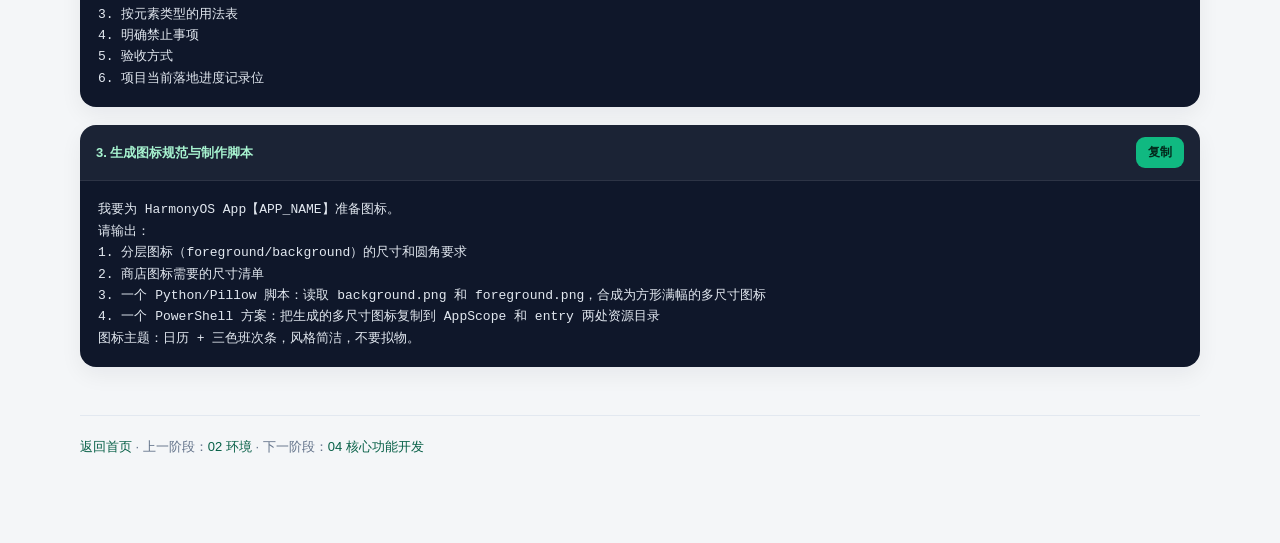
<file: assets/handbook/03-design.html>
<!doctype html>
<html lang="zh-CN">
<head>
  <meta charset="utf-8">
  <meta name="viewport" content="width=device-width, initial-scale=1">
  <title>03 设计系统与动效 · APP_NAME App 制作经验手册</title>
  <link rel="stylesheet" href="assets/style.css">
</head>
<body>
  <header class="topbar">
    <div class="shell topbar-inner">
      <a class="brand" href="index.html">APP_NAME App 制作经验手册</a>
      <nav class="nav">
        <a href="index.html">首页</a>
        <a href="01-product.html">立项</a>
        <a href="02-environment.html">环境</a>
        <a href="03-design.html">设计</a>
        <a href="04-core-dev.html">开发</a>
        <a href="05-special.html">卡片与提醒</a>
        <a href="06-testing.html">测试</a>
        <a href="07-store.html">上架素材</a>
        <a href="08-filing.html">资质备案</a>
        <a href="09-pitfalls.html">踩坑</a>
        <a href="10-launch.html">发布</a>
      </nav>
    </div>
  </header>

  <main class="shell">
    <p class="breadcrumb"><a href="index.html">首页</a> / 03 设计系统与动效</p>
    <section class="hero">
      <div>
        <p class="kicker">Stage 03 · Design System</p>
        <h1>审美替代不是玄学，而是 token 和纪律</h1>
        <p class="lead">
          APP_NAME的视觉经验可以总结成一句话：先锁色板、字阶、圆角、间距和动效 token，再动手做页面。
          否则 AI 每次生成都会“重新发明”一套风格，最后看起来廉价。
        </p>
      </div>
    </section>

    <section class="section">
      <div class="section-head">
        <h2>一、设计原则</h2>
      </div>
      <div class="grid cards-3">
        <div class="card"><h3>审美替代是铁律</h3><p>UI/交互必须明显优于竞品，不能“能用就行”。</p></div>
        <div class="card"><h3>留白和大圆角</h3><p>米白画布 + 纯白卡片 + 纯黑焦点卡，圆角 20–28px。</p></div>
        <div class="card"><h3>四个功能色</h3><p>翠绿 / 琥珀 / 靛蓝 / 石板，只做语义色，不滥用彩色。</p></div>
      </div>
    </section>

    <section class="section">
      <div class="section-head">
        <h2>二、视觉 token</h2>
      </div>
      <div class="table-wrap">
        <table>
          <thead>
            <tr><th>Token</th><th>APP_NAME取值</th><th>用途</th></tr>
          </thead>
          <tbody>
            <tr><td>浅色画布</td><td>#F8F9FB</td><td>页面背景</td></tr>
            <tr><td>浅色卡片</td><td>#FFFFFF</td><td>普通卡片</td></tr>
            <tr><td>深色画布</td><td>#0B0D12</td><td>深色页面背景</td></tr>
            <tr><td>深色卡片</td><td>#1B1F26</td><td>深色卡片</td></tr>
            <tr><td>功能绿</td><td>#10B981</td><td>白班 / 主品牌 / 完成态</td></tr>
            <tr><td>功能琥珀</td><td>#F59E0B</td><td>中班 / 提醒 / 强调</td></tr>
            <tr><td>功能靛蓝</td><td>#6366F1</td><td>夜班 / 信息 / 卡片</td></tr>
            <tr><td>功能石板</td><td>#94A3B8</td><td>休息 / 禁用 / 次级</td></tr>
          </tbody>
        </table>
      </div>
    </section>

    <section class="section">
      <div class="section-head">
        <h2>三、动效 token</h2>
        <p>动效是解释，不是装饰。</p>
      </div>
      <div class="grid cards-2">
        <div class="card">
          <h3>时长</h3>
          <p>交互反馈 140ms · 状态切换 220ms · 入场 360ms · 错峰间隔 40ms。</p>
        </div>
        <div class="card">
          <h3>曲线</h3>
          <p>跟手用 Friction，入场用 EaseOut，出场用 EaseIn。弹簧只允许拖拽落位。</p>
        </div>
      </div>
      <div class="table-wrap">
        <table>
          <thead>
            <tr><th>场景</th><th>时长 / 曲线</th><th>说明</th></tr>
          </thead>
          <tbody>
            <tr><td>按下反馈</td><td>140ms + Friction</td><td>底色变化，松手立刻恢复</td></tr>
            <tr><td>展开 / 收起</td><td>220ms + Friction</td><td>opacity + translate</td></tr>
            <tr><td>卡片 / 列表入场</td><td>360ms + EaseOut + 错峰</td><td>最多 8 项，每项 40ms 间隔</td></tr>
            <tr><td>页面转场</td><td>进 360ms / 出 220ms</td><td>二级页统一右侧滑入</td></tr>
            <tr><td>拖拽落位</td><td>springMotion</td><td>全项目唯一允许弹的地方</td></tr>
            <tr><td>进度条 / 图表</td><td>400–500ms + EaseOut</td><td>数据长出来，柱子错峰 10–30ms</td></tr>
          </tbody>
        </table>
      </div>
    </section>

    <section class="section">
      <div class="section-head">
        <h2>四、图标体系</h2>
      </div>
      <div class="banner green">
        <strong>分层图标要两处一起换</strong>
        <p>AppScope/resources/base/media/ 和 entry/src/main/resources/base/media/ 都要替换；商店图标另外准备方形满幅多尺寸。</p>
      </div>
      <div class="grid cards-3">
        <div class="card"><h3>App 内图标</h3><p>背景 background.png + 前景 foreground.png，合成分层图标。</p></div>
        <div class="card"><h3>商店图标</h3><p>1024 / 512 / 216 / 144 / 72 五档，方形满幅不带圆角。</p></div>
        <div class="card"><h3>交互图标</h3><p>装饰性图标统一加 enableAnalyzer(false).draggable(false)。</p></div>
      </div>
    </section>

    <section class="section">
      <div class="section-head">
        <h2>五、设计清单</h2>
      </div>
      <div class="check-block">
        <div class="check-head">
          <span>设计系统准备</span>
          <button class="ghost" data-clear-list="design-prep">清空本清单</button>
        </div>
        <ul class="checklist" data-checklist="design-prep">
          <li><label><input type="checkbox" data-check="palette"><span>浅色 / 深色两套色板已锁定</span></label></li>
          <li><label><input type="checkbox" data-check="radius"><span>圆角、间距、字阶已写入 token</span></label></li>
          <li><label><input type="checkbox" data-check="motion"><span>动效时长 / 曲线 token 已建立</span></label></li>
          <li><label><input type="checkbox" data-check="feedback"><span>所有可点元素都有按下反馈</span></label></li>
          <li><label><input type="checkbox" data-check="icon"><span>App 图标和分层图标已替换完成</span></label></li>
          <li><label><input type="checkbox" data-check="dark"><span>深色皮肤已在真机验收</span></label></li>
        </ul>
      </div>
    </section>

    <section class="section">
      <div class="section-head">
        <h2>六、Vibe Coding 提示词</h2>
      </div>

      <div class="prompt">
        <div class="prompt-head"><strong>1. 生成设计系统</strong><button class="copy-btn" data-copy>复制</button></div>
        <pre>请为【APP_NAME】生成一份设计系统说明，HarmonyOS NEXT ArkUI 用。
要求：
1. 浅色 / 深色两套颜色 token
2. 圆角、间距、字号、字重 token
3. 组件规范：卡片、chip、列表行、底部 tab、空态、弹层
4. 功能色只使用：绿 #10B981、琥珀 #F59E0B、靛蓝 #6366F1、石板 #94A3B8
5. 设计原则：米白画布 + 纯白卡片 + 纯黑焦点卡，大圆角，大留白，审美替代
输出成 Markdown，字段可直接映射到 resources/base/element/color.json 和 resources/dark/element/color.json。</pre>
      </div>

      <div class="prompt">
        <div class="prompt-head"><strong>2. 生成动效规范</strong><button class="copy-btn" data-copy>复制</button></div>
        <pre>请为我的 App 写一份《动效与交互规范》，要求可执行、可验收。
核心原则：
1. 空间连续：动效从手指位置或元素来向开始
2. 克制：一屏同时动画不超过 2 处
3. 反馈优先：任何可点元素按下后 ≤150ms 必须有反应
请给出：
1. 时长 token：交互 / 状态 / 入场 / 错峰
2. 曲线 token：跟手 / 入场 / 出场
3. 按元素类型的用法表
4. 明确禁止事项
5. 验收方式
6. 项目当前落地进度记录位</pre>
      </div>

      <div class="prompt">
        <div class="prompt-head"><strong>3. 生成图标规范与制作脚本</strong><button class="copy-btn" data-copy>复制</button></div>
        <pre>我要为 HarmonyOS App【APP_NAME】准备图标。
请输出：
1. 分层图标（foreground/background）的尺寸和圆角要求
2. 商店图标需要的尺寸清单
3. 一个 Python/Pillow 脚本：读取 background.png 和 foreground.png，合成为方形满幅的多尺寸图标
4. 一个 PowerShell 方案：把生成的多尺寸图标复制到 AppScope 和 entry 两处资源目录
图标主题：日历 + 三色班次条，风格简洁，不要拟物。</pre>
      </div>
    </section>

    <footer class="footer">
      <p><a href="index.html">返回首页</a> · 上一阶段：<a href="02-environment.html">02 环境</a> · 下一阶段：<a href="04-core-dev.html">04 核心功能开发</a></p>
    </footer>
  </main>
  <script src="assets/app.js"></script>
</body>
</html>
</file>
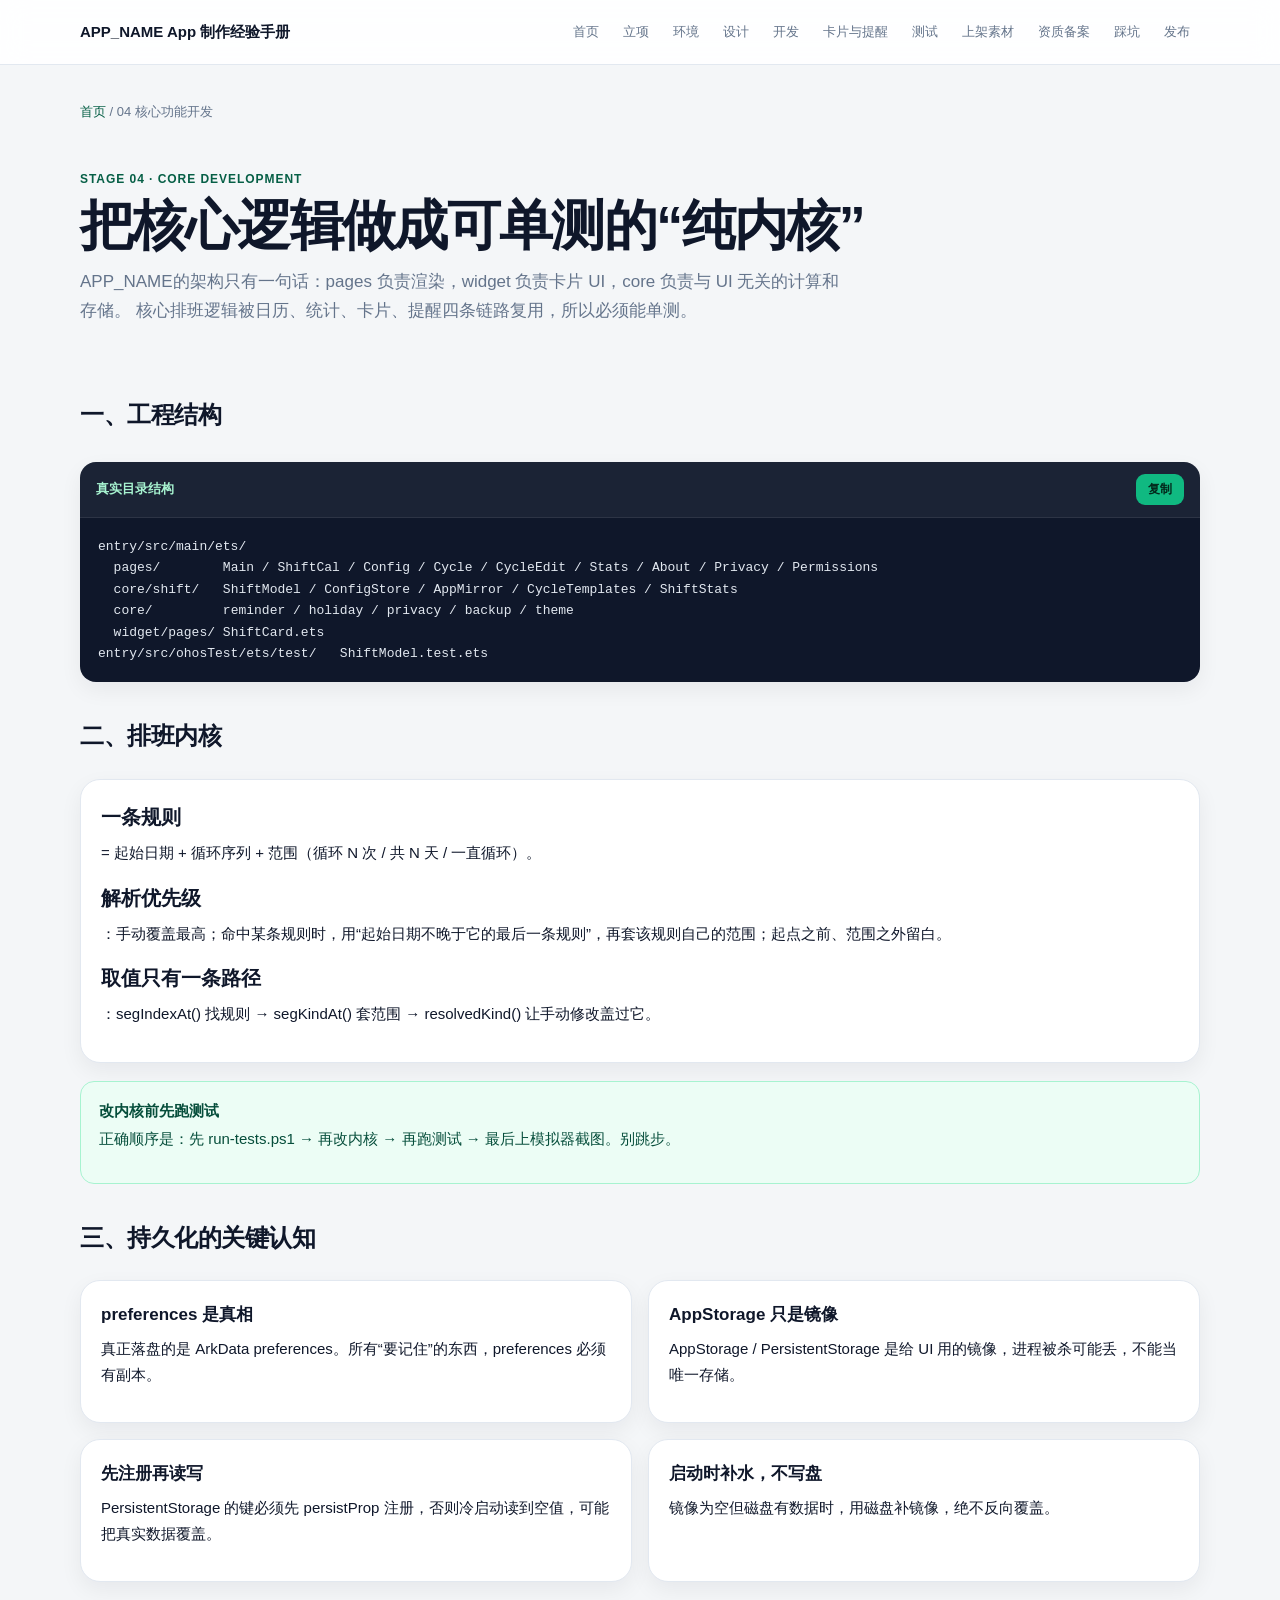
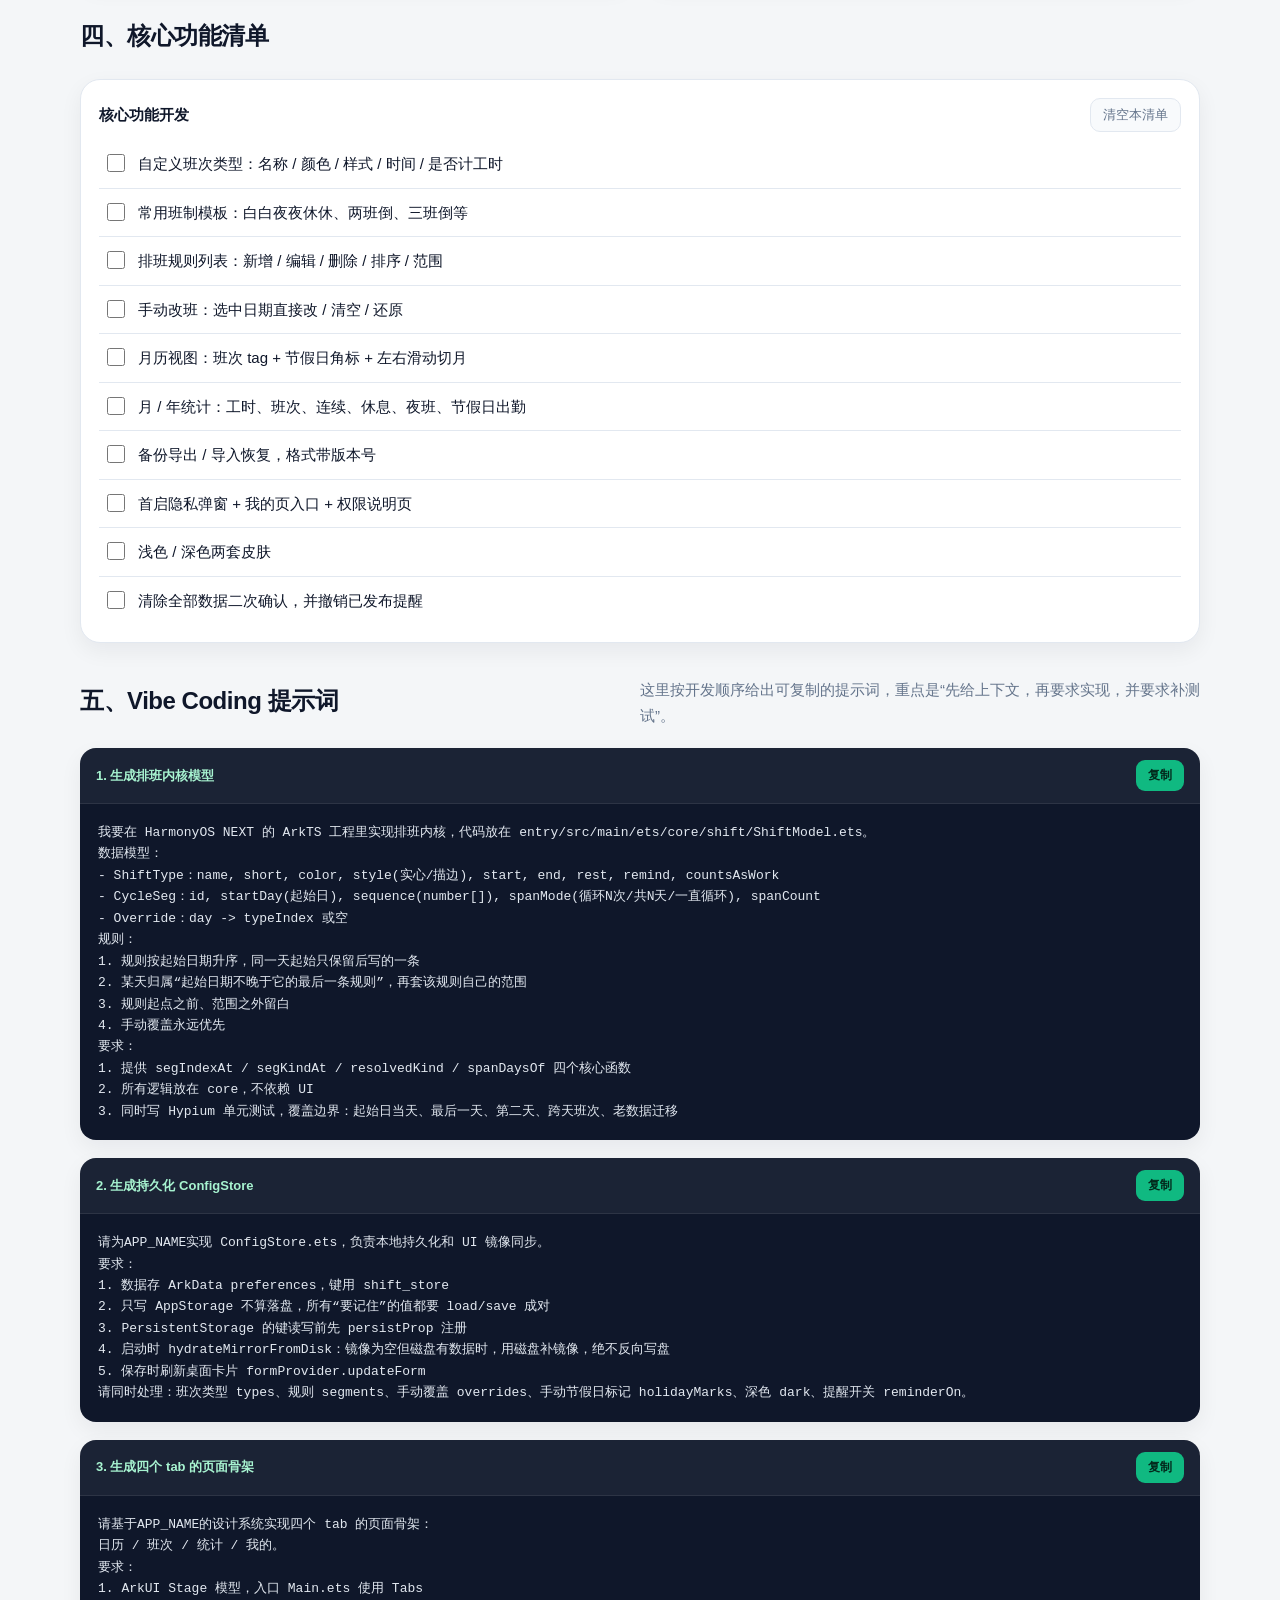
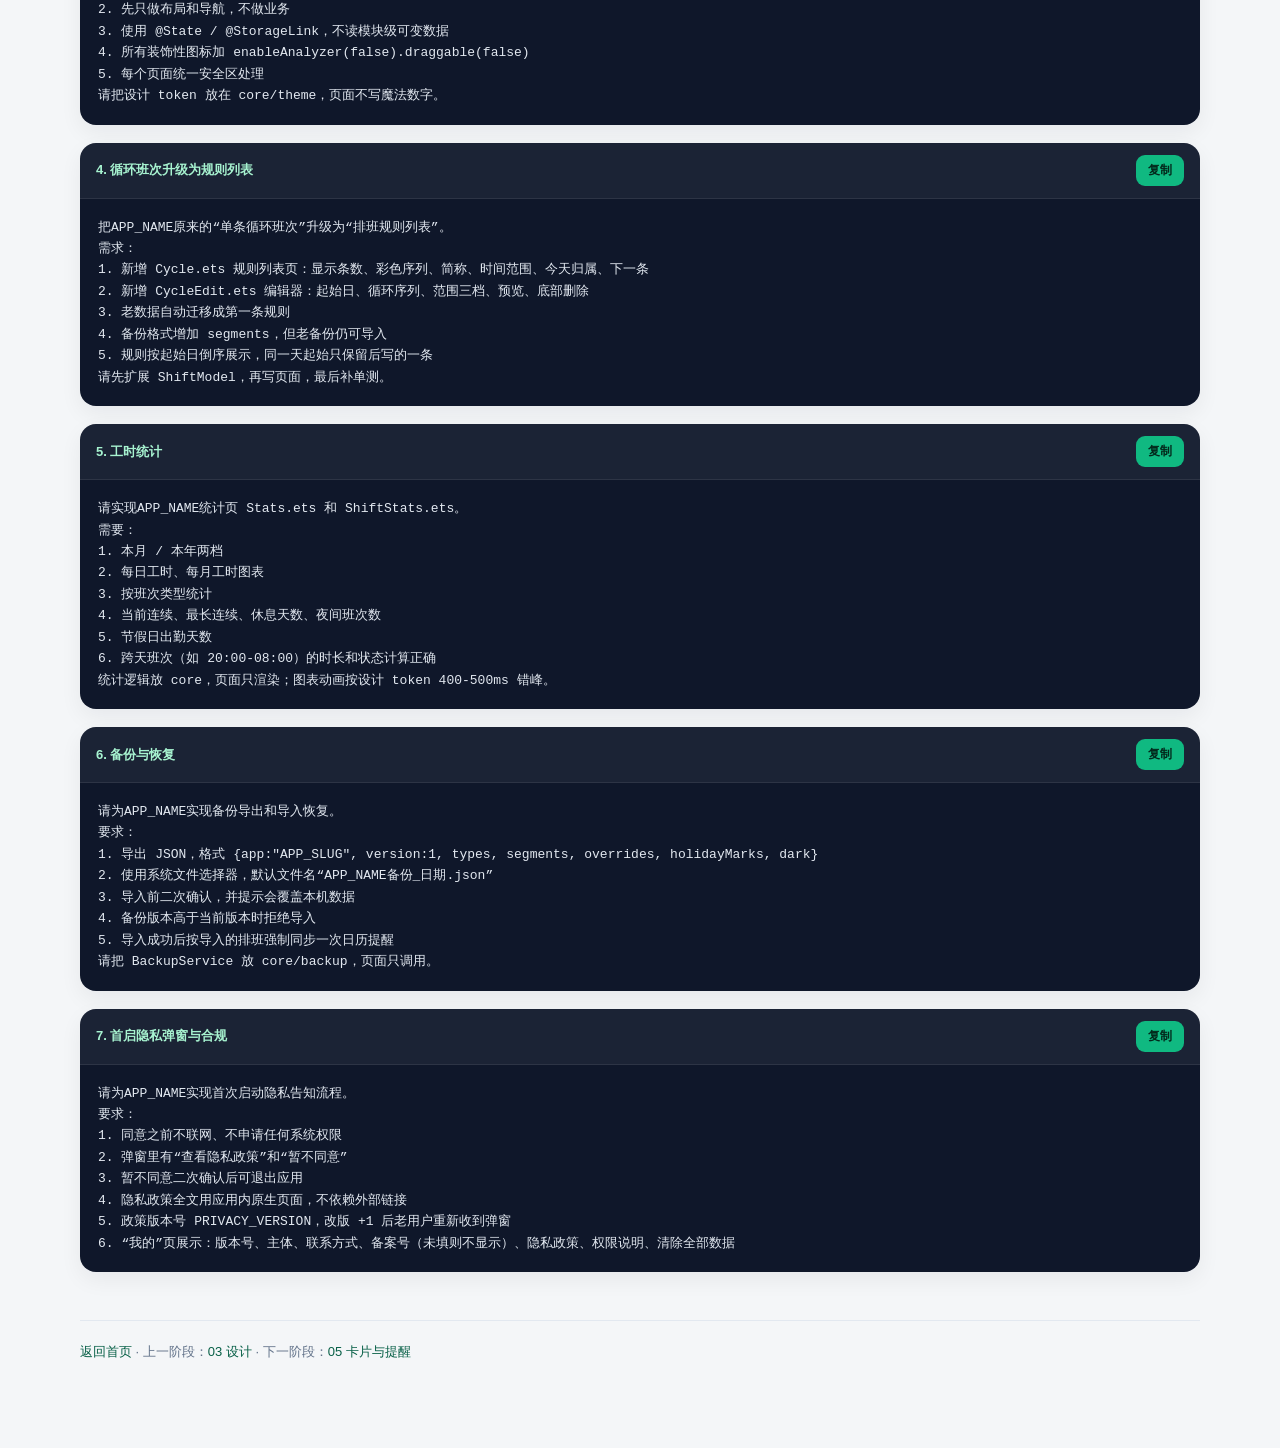
<file: assets/handbook/04-core-dev.html>
<!doctype html>
<html lang="zh-CN">
<head>
  <meta charset="utf-8">
  <meta name="viewport" content="width=device-width, initial-scale=1">
  <title>04 核心功能开发 · APP_NAME App 制作经验手册</title>
  <link rel="stylesheet" href="assets/style.css">
</head>
<body>
  <header class="topbar">
    <div class="shell topbar-inner">
      <a class="brand" href="index.html">APP_NAME App 制作经验手册</a>
      <nav class="nav">
        <a href="index.html">首页</a>
        <a href="01-product.html">立项</a>
        <a href="02-environment.html">环境</a>
        <a href="03-design.html">设计</a>
        <a href="04-core-dev.html">开发</a>
        <a href="05-special.html">卡片与提醒</a>
        <a href="06-testing.html">测试</a>
        <a href="07-store.html">上架素材</a>
        <a href="08-filing.html">资质备案</a>
        <a href="09-pitfalls.html">踩坑</a>
        <a href="10-launch.html">发布</a>
      </nav>
    </div>
  </header>

  <main class="shell">
    <p class="breadcrumb"><a href="index.html">首页</a> / 04 核心功能开发</p>
    <section class="hero">
      <div>
        <p class="kicker">Stage 04 · Core Development</p>
        <h1>把核心逻辑做成可单测的“纯内核”</h1>
        <p class="lead">
          APP_NAME的架构只有一句话：pages 负责渲染，widget 负责卡片 UI，core 负责与 UI 无关的计算和存储。
          核心排班逻辑被日历、统计、卡片、提醒四条链路复用，所以必须能单测。
        </p>
      </div>
    </section>

    <section class="section">
      <div class="section-head">
        <h2>一、工程结构</h2>
      </div>
      <div class="prompt">
        <div class="prompt-head"><strong>真实目录结构</strong><button class="copy-btn" data-copy>复制</button></div>
        <pre>entry/src/main/ets/
  pages/        Main / ShiftCal / Config / Cycle / CycleEdit / Stats / About / Privacy / Permissions
  core/shift/   ShiftModel / ConfigStore / AppMirror / CycleTemplates / ShiftStats
  core/         reminder / holiday / privacy / backup / theme
  widget/pages/ ShiftCard.ets
entry/src/ohosTest/ets/test/   ShiftModel.test.ets</pre>
      </div>
    </section>

    <section class="section">
      <div class="section-head">
        <h2>二、排班内核</h2>
      </div>
      <div class="card">
        <p><strong>一条规则</strong> = 起始日期 + 循环序列 + 范围（循环 N 次 / 共 N 天 / 一直循环）。</p>
        <p><strong>解析优先级</strong>：手动覆盖最高；命中某条规则时，用“起始日期不晚于它的最后一条规则”，再套该规则自己的范围；起点之前、范围之外留白。</p>
        <p><strong>取值只有一条路径</strong>：segIndexAt() 找规则 → segKindAt() 套范围 → resolvedKind() 让手动修改盖过它。</p>
      </div>
      <div class="banner green">
        <strong>改内核前先跑测试</strong>
        <p>正确顺序是：先 run-tests.ps1 → 再改内核 → 再跑测试 → 最后上模拟器截图。别跳步。</p>
      </div>
    </section>

    <section class="section">
      <div class="section-head">
        <h2>三、持久化的关键认知</h2>
      </div>
      <div class="grid cards-2">
        <div class="card">
          <h3>preferences 是真相</h3>
          <p>真正落盘的是 ArkData preferences。所有“要记住”的东西，preferences 必须有副本。</p>
        </div>
        <div class="card">
          <h3>AppStorage 只是镜像</h3>
          <p>AppStorage / PersistentStorage 是给 UI 用的镜像，进程被杀可能丢，不能当唯一存储。</p>
        </div>
        <div class="card">
          <h3>先注册再读写</h3>
          <p>PersistentStorage 的键必须先 persistProp 注册，否则冷启动读到空值，可能把真实数据覆盖。</p>
        </div>
        <div class="card">
          <h3>启动时补水，不写盘</h3>
          <p>镜像为空但磁盘有数据时，用磁盘补镜像，绝不反向覆盖。</p>
        </div>
      </div>
    </section>

    <section class="section">
      <div class="section-head">
        <h2>四、核心功能清单</h2>
      </div>
      <div class="check-block">
        <div class="check-head">
          <span>核心功能开发</span>
          <button class="ghost" data-clear-list="core-dev">清空本清单</button>
        </div>
        <ul class="checklist" data-checklist="core-dev">
          <li><label><input type="checkbox" data-check="types"><span>自定义班次类型：名称 / 颜色 / 样式 / 时间 / 是否计工时</span></label></li>
          <li><label><input type="checkbox" data-check="templates"><span>常用班制模板：白白夜夜休休、两班倒、三班倒等</span></label></li>
          <li><label><input type="checkbox" data-check="segments"><span>排班规则列表：新增 / 编辑 / 删除 / 排序 / 范围</span></label></li>
          <li><label><input type="checkbox" data-check="override"><span>手动改班：选中日期直接改 / 清空 / 还原</span></label></li>
          <li><label><input type="checkbox" data-check="calendar"><span>月历视图：班次 tag + 节假日角标 + 左右滑动切月</span></label></li>
          <li><label><input type="checkbox" data-check="stats"><span>月 / 年统计：工时、班次、连续、休息、夜班、节假日出勤</span></label></li>
          <li><label><input type="checkbox" data-check="backup"><span>备份导出 / 导入恢复，格式带版本号</span></label></li>
          <li><label><input type="checkbox" data-check="privacy"><span>首启隐私弹窗 + 我的页入口 + 权限说明页</span></label></li>
          <li><label><input type="checkbox" data-check="theme"><span>浅色 / 深色两套皮肤</span></label></li>
          <li><label><input type="checkbox" data-check="clear"><span>清除全部数据二次确认，并撤销已发布提醒</span></label></li>
        </ul>
      </div>
    </section>

    <section class="section">
      <div class="section-head">
        <h2>五、Vibe Coding 提示词</h2>
        <p>这里按开发顺序给出可复制的提示词，重点是“先给上下文，再要求实现，并要求补测试”。</p>
      </div>

      <div class="prompt">
        <div class="prompt-head"><strong>1. 生成排班内核模型</strong><button class="copy-btn" data-copy>复制</button></div>
        <pre>我要在 HarmonyOS NEXT 的 ArkTS 工程里实现排班内核，代码放在 entry/src/main/ets/core/shift/ShiftModel.ets。
数据模型：
- ShiftType：name, short, color, style(实心/描边), start, end, rest, remind, countsAsWork
- CycleSeg：id, startDay(起始日), sequence(number[]), spanMode(循环N次/共N天/一直循环), spanCount
- Override：day -> typeIndex 或空
规则：
1. 规则按起始日期升序，同一天起始只保留后写的一条
2. 某天归属“起始日期不晚于它的最后一条规则”，再套该规则自己的范围
3. 规则起点之前、范围之外留白
4. 手动覆盖永远优先
要求：
1. 提供 segIndexAt / segKindAt / resolvedKind / spanDaysOf 四个核心函数
2. 所有逻辑放在 core，不依赖 UI
3. 同时写 Hypium 单元测试，覆盖边界：起始日当天、最后一天、第二天、跨天班次、老数据迁移</pre>
      </div>

      <div class="prompt">
        <div class="prompt-head"><strong>2. 生成持久化 ConfigStore</strong><button class="copy-btn" data-copy>复制</button></div>
        <pre>请为APP_NAME实现 ConfigStore.ets，负责本地持久化和 UI 镜像同步。
要求：
1. 数据存 ArkData preferences，键用 shift_store
2. 只写 AppStorage 不算落盘，所有“要记住”的值都要 load/save 成对
3. PersistentStorage 的键读写前先 persistProp 注册
4. 启动时 hydrateMirrorFromDisk：镜像为空但磁盘有数据时，用磁盘补镜像，绝不反向写盘
5. 保存时刷新桌面卡片 formProvider.updateForm
请同时处理：班次类型 types、规则 segments、手动覆盖 overrides、手动节假日标记 holidayMarks、深色 dark、提醒开关 reminderOn。</pre>
      </div>

      <div class="prompt">
        <div class="prompt-head"><strong>3. 生成四个 tab 的页面骨架</strong><button class="copy-btn" data-copy>复制</button></div>
        <pre>请基于APP_NAME的设计系统实现四个 tab 的页面骨架：
日历 / 班次 / 统计 / 我的。
要求：
1. ArkUI Stage 模型，入口 Main.ets 使用 Tabs
2. 先只做布局和导航，不做业务
3. 使用 @State / @StorageLink，不读模块级可变数据
4. 所有装饰性图标加 enableAnalyzer(false).draggable(false)
5. 每个页面统一安全区处理
请把设计 token 放在 core/theme，页面不写魔法数字。</pre>
      </div>

      <div class="prompt">
        <div class="prompt-head"><strong>4. 循环班次升级为规则列表</strong><button class="copy-btn" data-copy>复制</button></div>
        <pre>把APP_NAME原来的“单条循环班次”升级为“排班规则列表”。
需求：
1. 新增 Cycle.ets 规则列表页：显示条数、彩色序列、简称、时间范围、今天归属、下一条
2. 新增 CycleEdit.ets 编辑器：起始日、循环序列、范围三档、预览、底部删除
3. 老数据自动迁移成第一条规则
4. 备份格式增加 segments，但老备份仍可导入
5. 规则按起始日倒序展示，同一天起始只保留后写的一条
请先扩展 ShiftModel，再写页面，最后补单测。</pre>
      </div>

      <div class="prompt">
        <div class="prompt-head"><strong>5. 工时统计</strong><button class="copy-btn" data-copy>复制</button></div>
        <pre>请实现APP_NAME统计页 Stats.ets 和 ShiftStats.ets。
需要：
1. 本月 / 本年两档
2. 每日工时、每月工时图表
3. 按班次类型统计
4. 当前连续、最长连续、休息天数、夜间班次数
5. 节假日出勤天数
6. 跨天班次（如 20:00-08:00）的时长和状态计算正确
统计逻辑放 core，页面只渲染；图表动画按设计 token 400-500ms 错峰。</pre>
      </div>

      <div class="prompt">
        <div class="prompt-head"><strong>6. 备份与恢复</strong><button class="copy-btn" data-copy>复制</button></div>
        <pre>请为APP_NAME实现备份导出和导入恢复。
要求：
1. 导出 JSON，格式 {app:"APP_SLUG", version:1, types, segments, overrides, holidayMarks, dark}
2. 使用系统文件选择器，默认文件名“APP_NAME备份_日期.json”
3. 导入前二次确认，并提示会覆盖本机数据
4. 备份版本高于当前版本时拒绝导入
5. 导入成功后按导入的排班强制同步一次日历提醒
请把 BackupService 放 core/backup，页面只调用。</pre>
      </div>

      <div class="prompt">
        <div class="prompt-head"><strong>7. 首启隐私弹窗与合规</strong><button class="copy-btn" data-copy>复制</button></div>
        <pre>请为APP_NAME实现首次启动隐私告知流程。
要求：
1. 同意之前不联网、不申请任何系统权限
2. 弹窗里有“查看隐私政策”和“暂不同意”
3. 暂不同意二次确认后可退出应用
4. 隐私政策全文用应用内原生页面，不依赖外部链接
5. 政策版本号 PRIVACY_VERSION，改版 +1 后老用户重新收到弹窗
6. “我的”页展示：版本号、主体、联系方式、备案号（未填则不显示）、隐私政策、权限说明、清除全部数据</pre>
      </div>
    </section>

    <footer class="footer">
      <p><a href="index.html">返回首页</a> · 上一阶段：<a href="03-design.html">03 设计</a> · 下一阶段：<a href="05-special.html">05 卡片与提醒</a></p>
    </footer>
  </main>
  <script src="assets/app.js"></script>
</body>
</html>
</file>
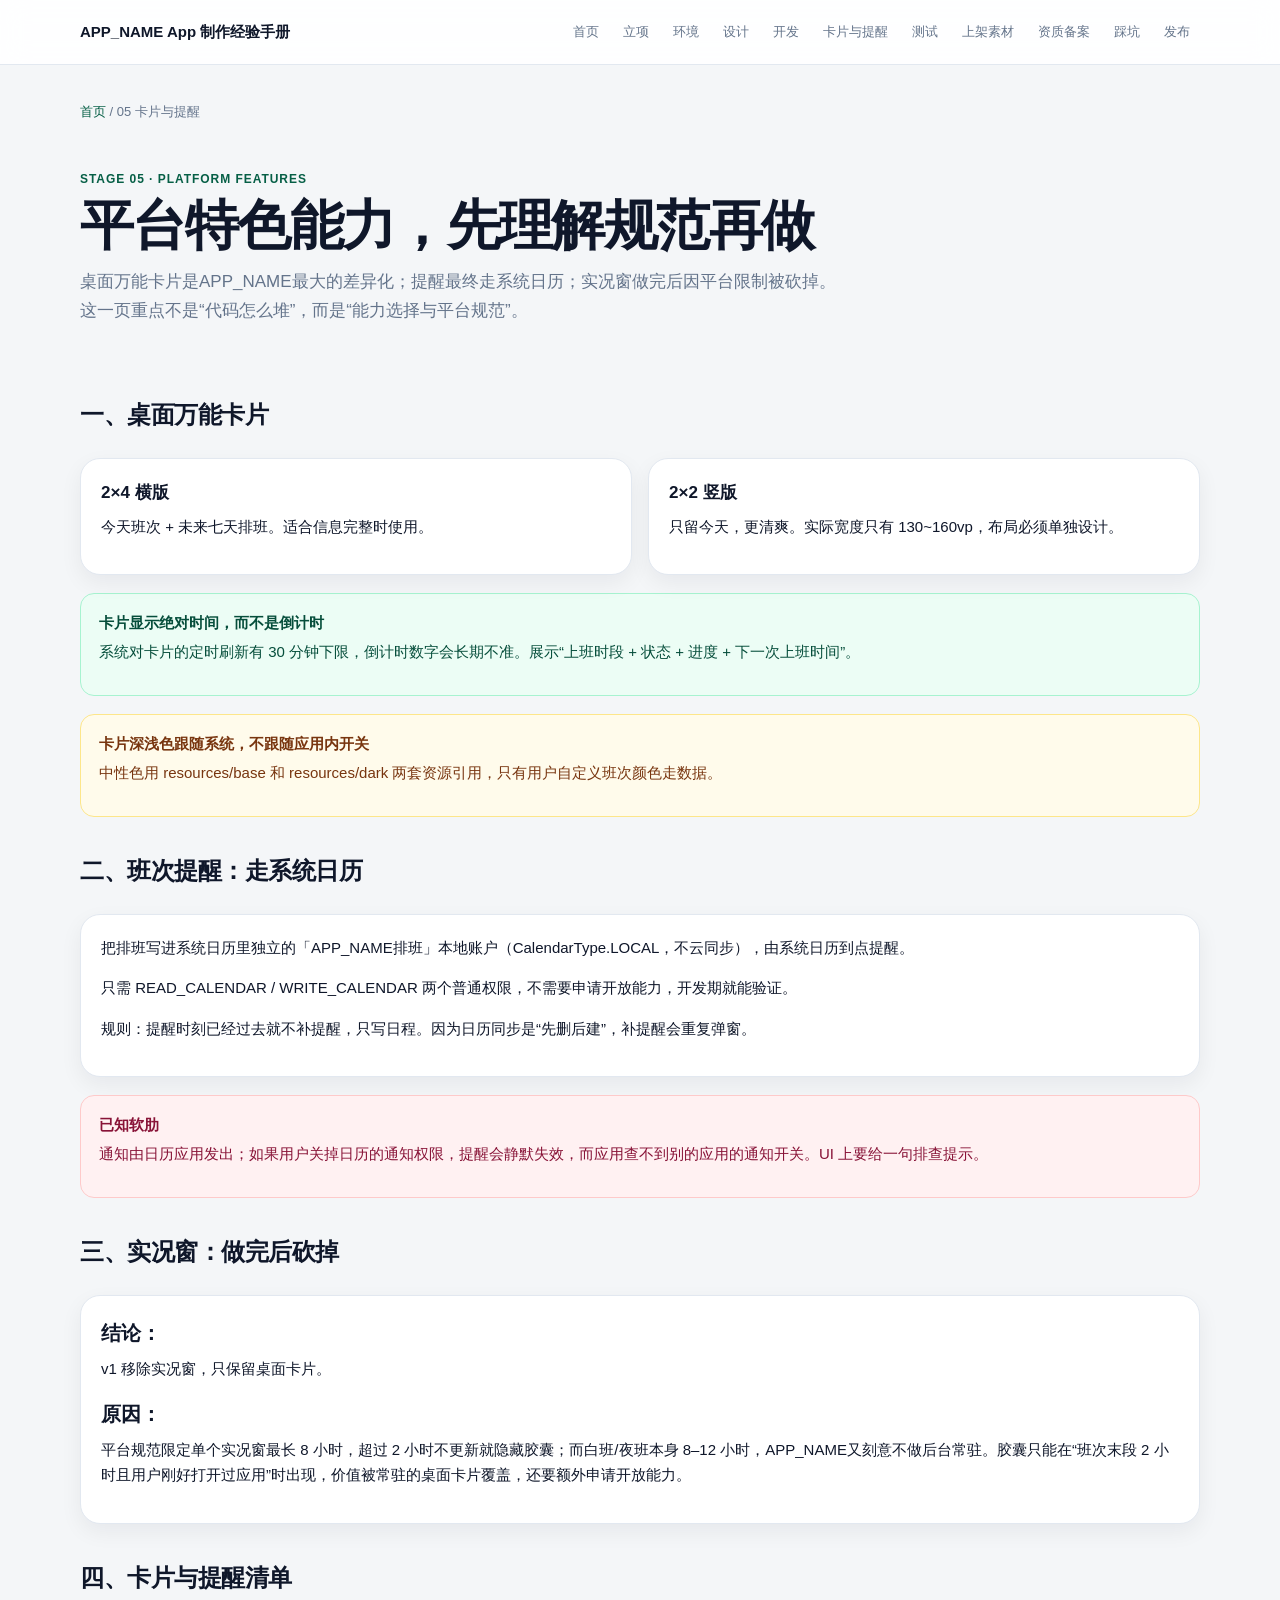
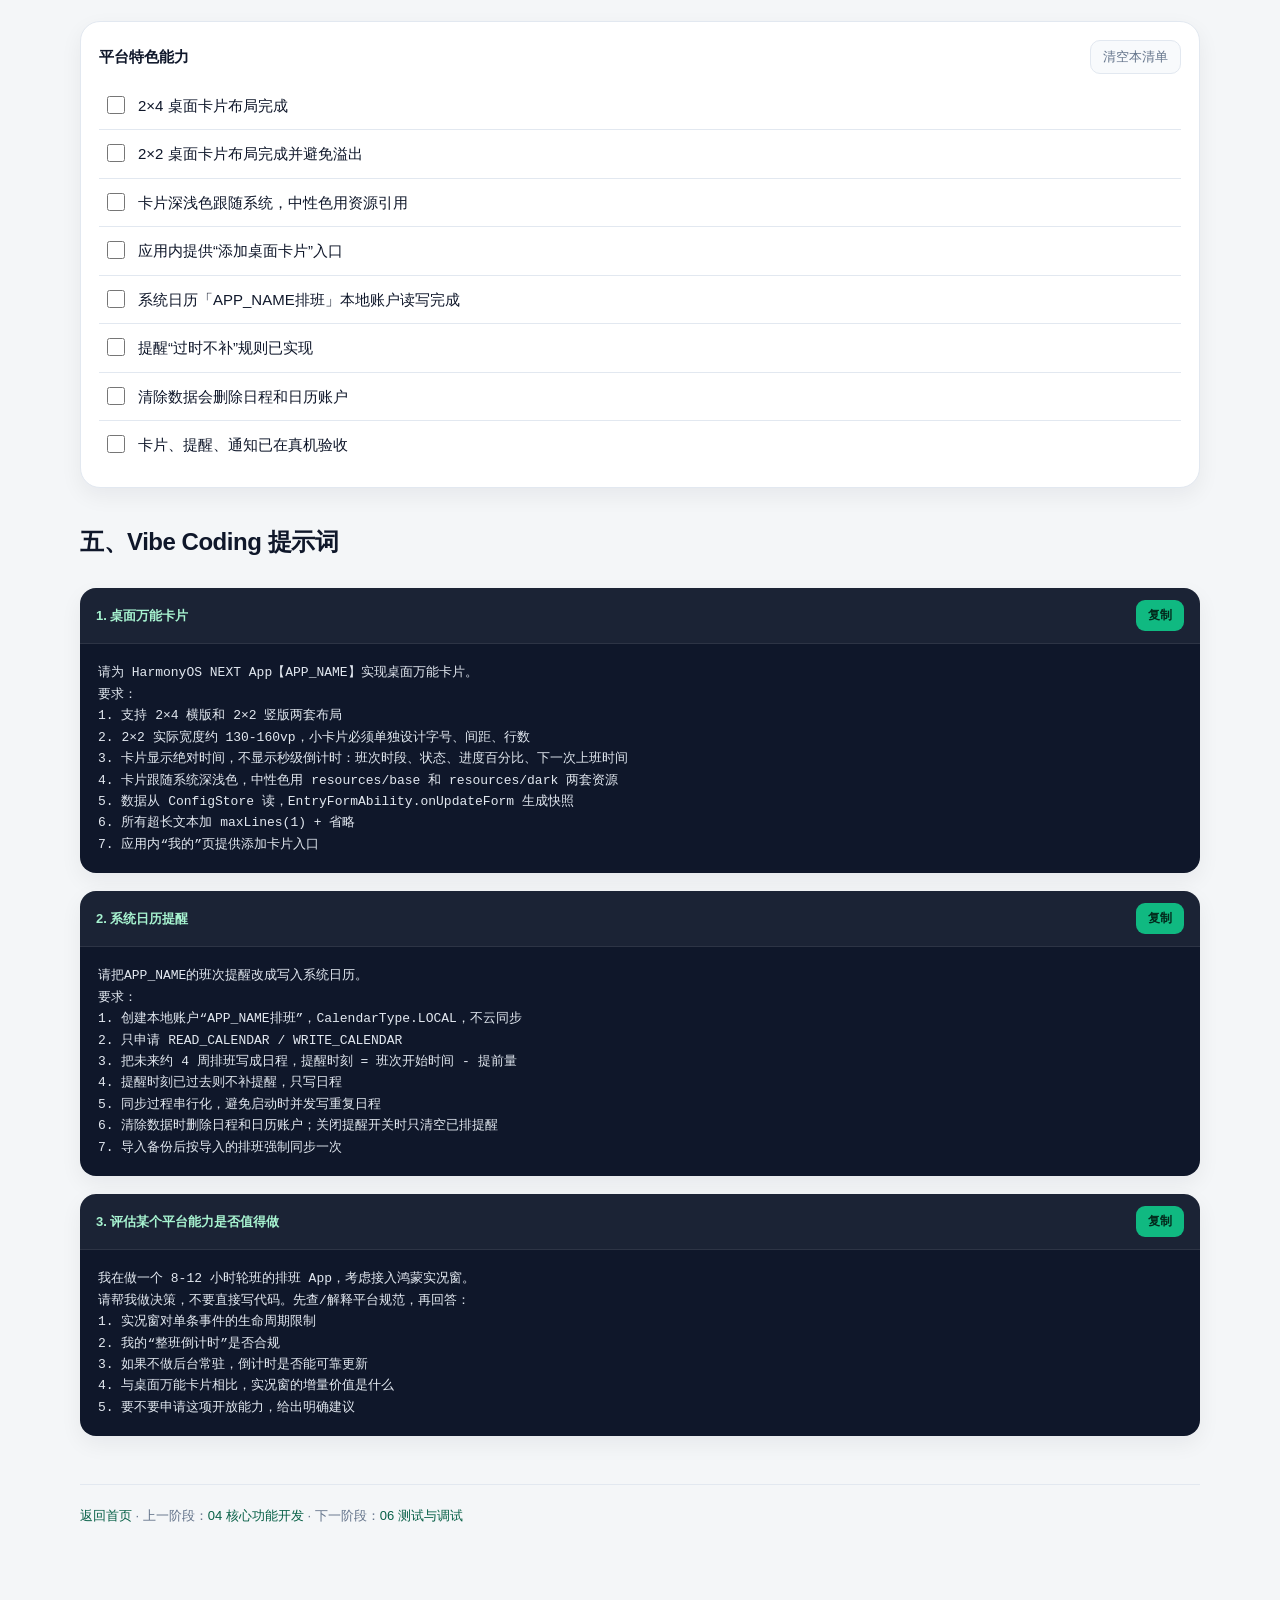
<file: assets/handbook/05-special.html>
<!doctype html>
<html lang="zh-CN">
<head>
  <meta charset="utf-8">
  <meta name="viewport" content="width=device-width, initial-scale=1">
  <title>05 卡片与提醒 · APP_NAME App 制作经验手册</title>
  <link rel="stylesheet" href="assets/style.css">
</head>
<body>
  <header class="topbar">
    <div class="shell topbar-inner">
      <a class="brand" href="index.html">APP_NAME App 制作经验手册</a>
      <nav class="nav">
        <a href="index.html">首页</a>
        <a href="01-product.html">立项</a>
        <a href="02-environment.html">环境</a>
        <a href="03-design.html">设计</a>
        <a href="04-core-dev.html">开发</a>
        <a href="05-special.html">卡片与提醒</a>
        <a href="06-testing.html">测试</a>
        <a href="07-store.html">上架素材</a>
        <a href="08-filing.html">资质备案</a>
        <a href="09-pitfalls.html">踩坑</a>
        <a href="10-launch.html">发布</a>
      </nav>
    </div>
  </header>

  <main class="shell">
    <p class="breadcrumb"><a href="index.html">首页</a> / 05 卡片与提醒</p>
    <section class="hero">
      <div>
        <p class="kicker">Stage 05 · Platform Features</p>
        <h1>平台特色能力，先理解规范再做</h1>
        <p class="lead">
          桌面万能卡片是APP_NAME最大的差异化；提醒最终走系统日历；实况窗做完后因平台限制被砍掉。
          这一页重点不是“代码怎么堆”，而是“能力选择与平台规范”。
        </p>
      </div>
    </section>

    <section class="section">
      <div class="section-head">
        <h2>一、桌面万能卡片</h2>
      </div>
      <div class="grid cards-2">
        <div class="card">
          <h3>2×4 横版</h3>
          <p>今天班次 + 未来七天排班。适合信息完整时使用。</p>
        </div>
        <div class="card">
          <h3>2×2 竖版</h3>
          <p>只留今天，更清爽。实际宽度只有 130~160vp，布局必须单独设计。</p>
        </div>
      </div>
      <div class="banner green">
        <strong>卡片显示绝对时间，而不是倒计时</strong>
        <p>系统对卡片的定时刷新有 30 分钟下限，倒计时数字会长期不准。展示“上班时段 + 状态 + 进度 + 下一次上班时间”。</p>
      </div>
      <div class="banner amber">
        <strong>卡片深浅色跟随系统，不跟随应用内开关</strong>
        <p>中性色用 resources/base 和 resources/dark 两套资源引用，只有用户自定义班次颜色走数据。</p>
      </div>
    </section>

    <section class="section">
      <div class="section-head">
        <h2>二、班次提醒：走系统日历</h2>
      </div>
      <div class="card">
        <p>把排班写进系统日历里独立的「APP_NAME排班」本地账户（CalendarType.LOCAL，不云同步），由系统日历到点提醒。</p>
        <p>只需 READ_CALENDAR / WRITE_CALENDAR 两个普通权限，不需要申请开放能力，开发期就能验证。</p>
        <p>规则：提醒时刻已经过去就不补提醒，只写日程。因为日历同步是“先删后建”，补提醒会重复弹窗。</p>
      </div>
      <div class="banner red">
        <strong>已知软肋</strong>
        <p>通知由日历应用发出；如果用户关掉日历的通知权限，提醒会静默失效，而应用查不到别的应用的通知开关。UI 上要给一句排查提示。</p>
      </div>
    </section>

    <section class="section">
      <div class="section-head">
        <h2>三、实况窗：做完后砍掉</h2>
      </div>
      <div class="card">
        <p><strong>结论：</strong>v1 移除实况窗，只保留桌面卡片。</p>
        <p><strong>原因：</strong>平台规范限定单个实况窗最长 8 小时，超过 2 小时不更新就隐藏胶囊；而白班/夜班本身 8–12 小时，APP_NAME又刻意不做后台常驻。胶囊只能在“班次末段 2 小时且用户刚好打开过应用”时出现，价值被常驻的桌面卡片覆盖，还要额外申请开放能力。</p>
      </div>
    </section>

    <section class="section">
      <div class="section-head">
        <h2>四、卡片与提醒清单</h2>
      </div>
      <div class="check-block">
        <div class="check-head">
          <span>平台特色能力</span>
          <button class="ghost" data-clear-list="special-features">清空本清单</button>
        </div>
        <ul class="checklist" data-checklist="special-features">
          <li><label><input type="checkbox" data-check="widget-2x4"><span>2×4 桌面卡片布局完成</span></label></li>
          <li><label><input type="checkbox" data-check="widget-2x2"><span>2×2 桌面卡片布局完成并避免溢出</span></label></li>
          <li><label><input type="checkbox" data-check="widget-color"><span>卡片深浅色跟随系统，中性色用资源引用</span></label></li>
          <li><label><input type="checkbox" data-check="add-widget"><span>应用内提供“添加桌面卡片”入口</span></label></li>
          <li><label><input type="checkbox" data-check="calendar-account"><span>系统日历「APP_NAME排班」本地账户读写完成</span></label></li>
          <li><label><input type="checkbox" data-check="no-remind-past"><span>提醒“过时不补”规则已实现</span></label></li>
          <li><label><input type="checkbox" data-check="remove-data"><span>清除数据会删除日程和日历账户</span></label></li>
          <li><label><input type="checkbox" data-check="real-device"><span>卡片、提醒、通知已在真机验收</span></label></li>
        </ul>
      </div>
    </section>

    <section class="section">
      <div class="section-head">
        <h2>五、Vibe Coding 提示词</h2>
      </div>

      <div class="prompt">
        <div class="prompt-head"><strong>1. 桌面万能卡片</strong><button class="copy-btn" data-copy>复制</button></div>
        <pre>请为 HarmonyOS NEXT App【APP_NAME】实现桌面万能卡片。
要求：
1. 支持 2×4 横版和 2×2 竖版两套布局
2. 2×2 实际宽度约 130-160vp，小卡片必须单独设计字号、间距、行数
3. 卡片显示绝对时间，不显示秒级倒计时：班次时段、状态、进度百分比、下一次上班时间
4. 卡片跟随系统深浅色，中性色用 resources/base 和 resources/dark 两套资源
5. 数据从 ConfigStore 读，EntryFormAbility.onUpdateForm 生成快照
6. 所有超长文本加 maxLines(1) + 省略
7. 应用内“我的”页提供添加卡片入口</pre>
      </div>

      <div class="prompt">
        <div class="prompt-head"><strong>2. 系统日历提醒</strong><button class="copy-btn" data-copy>复制</button></div>
        <pre>请把APP_NAME的班次提醒改成写入系统日历。
要求：
1. 创建本地账户“APP_NAME排班”，CalendarType.LOCAL，不云同步
2. 只申请 READ_CALENDAR / WRITE_CALENDAR
3. 把未来约 4 周排班写成日程，提醒时刻 = 班次开始时间 - 提前量
4. 提醒时刻已过去则不补提醒，只写日程
5. 同步过程串行化，避免启动时并发写重复日程
6. 清除数据时删除日程和日历账户；关闭提醒开关时只清空已排提醒
7. 导入备份后按导入的排班强制同步一次</pre>
      </div>

      <div class="prompt">
        <div class="prompt-head"><strong>3. 评估某个平台能力是否值得做</strong><button class="copy-btn" data-copy>复制</button></div>
        <pre>我在做一个 8-12 小时轮班的排班 App，考虑接入鸿蒙实况窗。
请帮我做决策，不要直接写代码。先查/解释平台规范，再回答：
1. 实况窗对单条事件的生命周期限制
2. 我的“整班倒计时”是否合规
3. 如果不做后台常驻，倒计时是否能可靠更新
4. 与桌面万能卡片相比，实况窗的增量价值是什么
5. 要不要申请这项开放能力，给出明确建议</pre>
      </div>
    </section>

    <footer class="footer">
      <p><a href="index.html">返回首页</a> · 上一阶段：<a href="04-core-dev.html">04 核心功能开发</a> · 下一阶段：<a href="06-testing.html">06 测试与调试</a></p>
    </footer>
  </main>
  <script src="assets/app.js"></script>
</body>
</html>
</file>
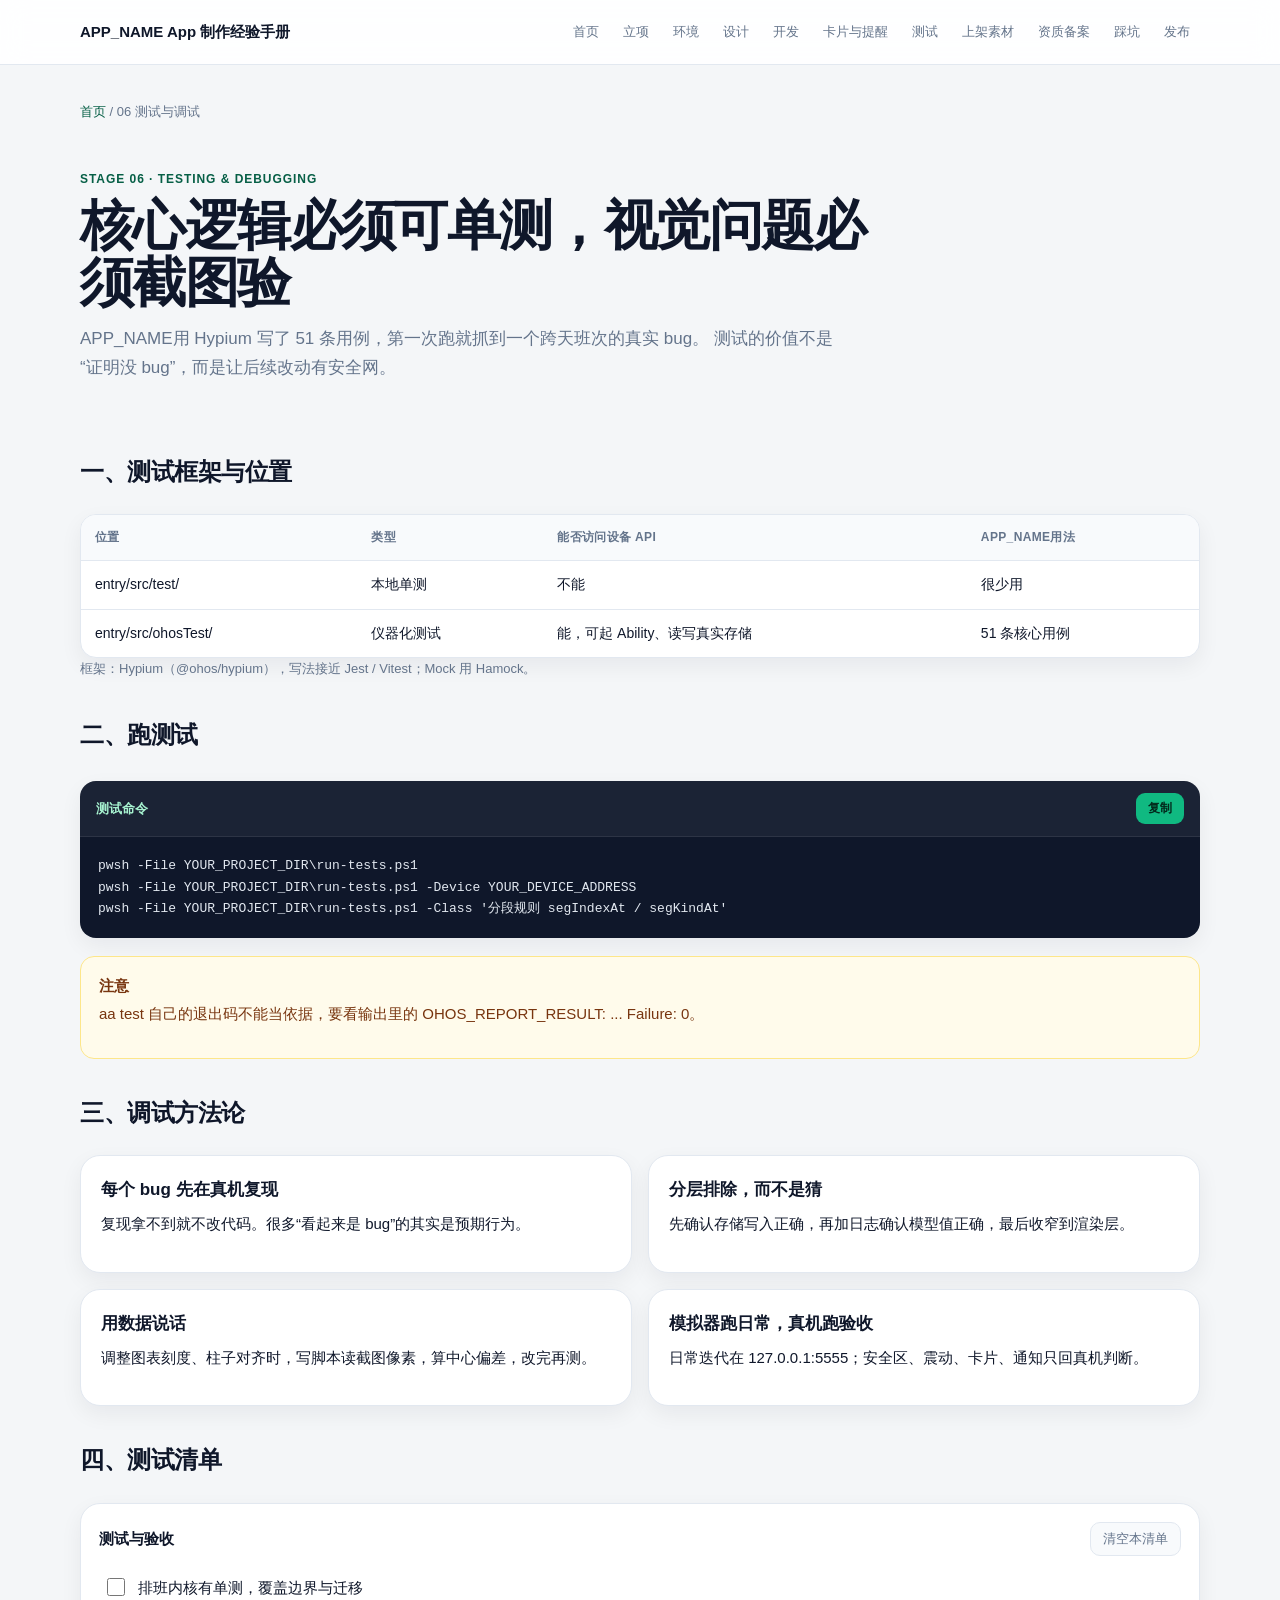
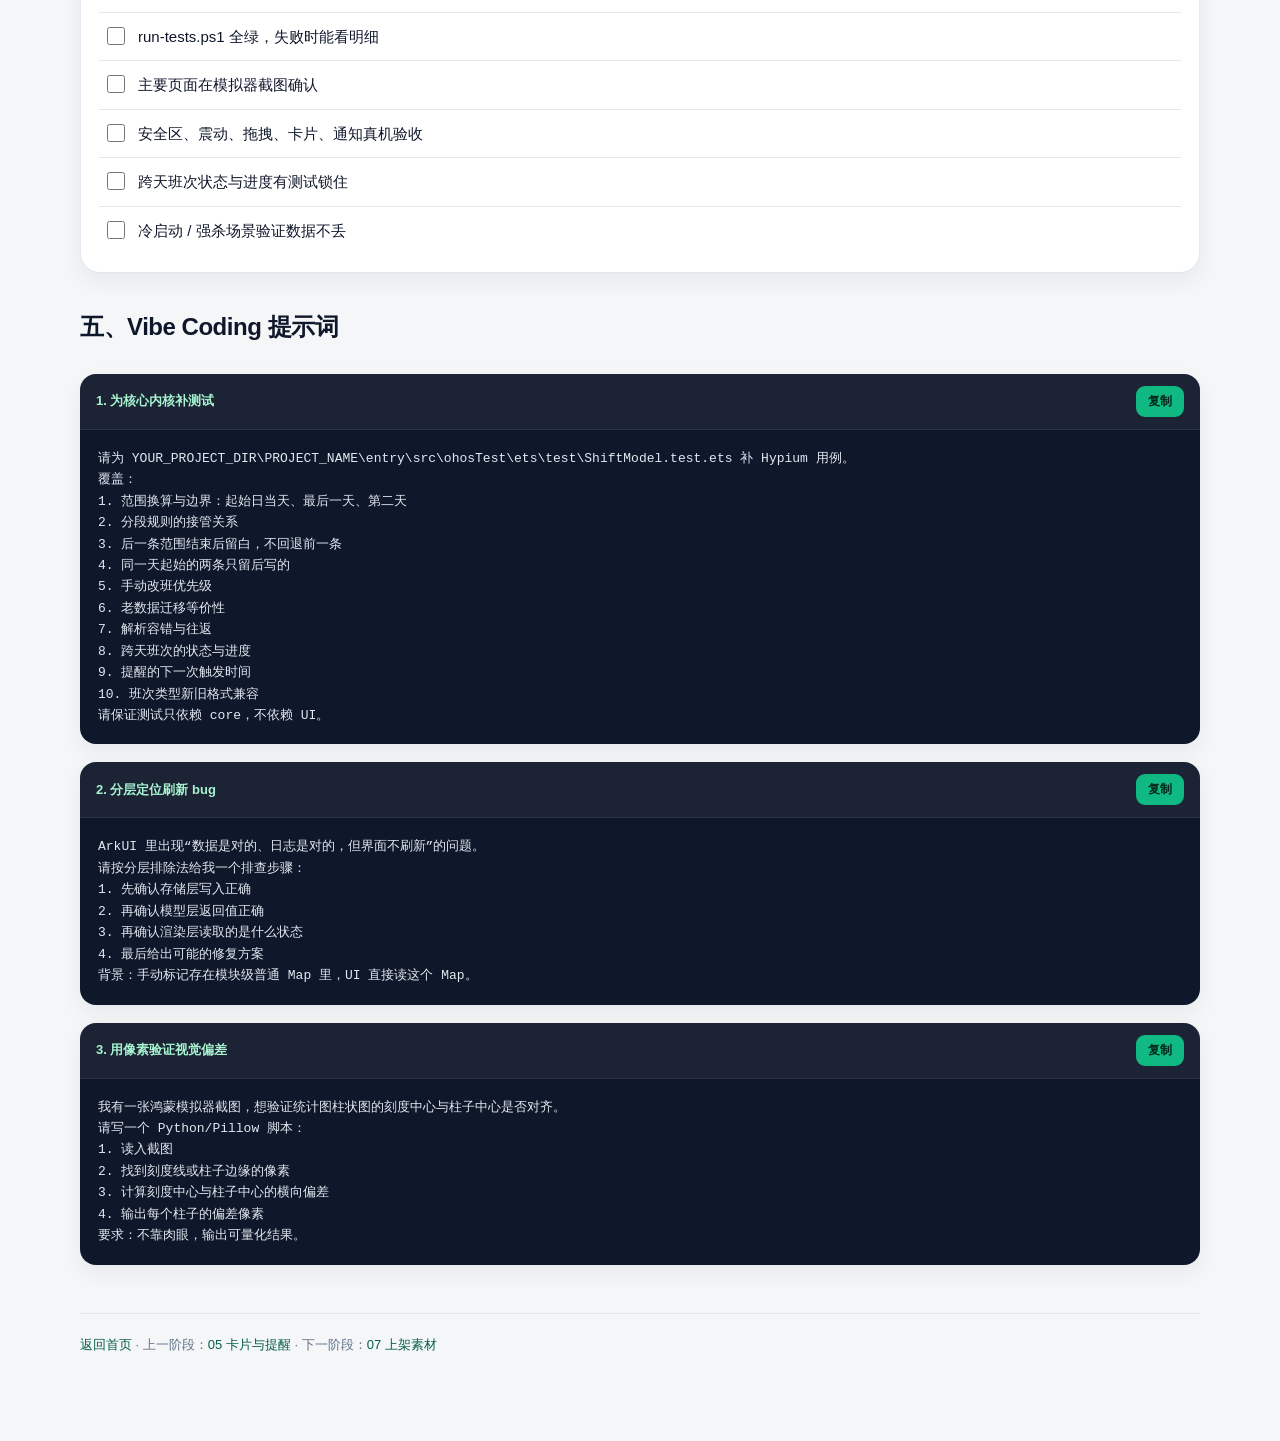
<file: assets/handbook/06-testing.html>
<!doctype html>
<html lang="zh-CN">
<head>
  <meta charset="utf-8">
  <meta name="viewport" content="width=device-width, initial-scale=1">
  <title>06 测试与调试 · APP_NAME App 制作经验手册</title>
  <link rel="stylesheet" href="assets/style.css">
</head>
<body>
  <header class="topbar">
    <div class="shell topbar-inner">
      <a class="brand" href="index.html">APP_NAME App 制作经验手册</a>
      <nav class="nav">
        <a href="index.html">首页</a>
        <a href="01-product.html">立项</a>
        <a href="02-environment.html">环境</a>
        <a href="03-design.html">设计</a>
        <a href="04-core-dev.html">开发</a>
        <a href="05-special.html">卡片与提醒</a>
        <a href="06-testing.html">测试</a>
        <a href="07-store.html">上架素材</a>
        <a href="08-filing.html">资质备案</a>
        <a href="09-pitfalls.html">踩坑</a>
        <a href="10-launch.html">发布</a>
      </nav>
    </div>
  </header>

  <main class="shell">
    <p class="breadcrumb"><a href="index.html">首页</a> / 06 测试与调试</p>
    <section class="hero">
      <div>
        <p class="kicker">Stage 06 · Testing & Debugging</p>
        <h1>核心逻辑必须可单测，视觉问题必须截图验</h1>
        <p class="lead">
          APP_NAME用 Hypium 写了 51 条用例，第一次跑就抓到一个跨天班次的真实 bug。
          测试的价值不是“证明没 bug”，而是让后续改动有安全网。
        </p>
      </div>
    </section>

    <section class="section">
      <div class="section-head">
        <h2>一、测试框架与位置</h2>
      </div>
      <div class="table-wrap">
        <table>
          <thead>
            <tr><th>位置</th><th>类型</th><th>能否访问设备 API</th><th>APP_NAME用法</th></tr>
          </thead>
          <tbody>
            <tr><td>entry/src/test/</td><td>本地单测</td><td>不能</td><td>很少用</td></tr>
            <tr><td>entry/src/ohosTest/</td><td>仪器化测试</td><td>能，可起 Ability、读写真实存储</td><td>51 条核心用例</td></tr>
          </tbody>
        </table>
      </div>
      <p class="note">框架：Hypium（@ohos/hypium），写法接近 Jest / Vitest；Mock 用 Hamock。</p>
    </section>

    <section class="section">
      <div class="section-head">
        <h2>二、跑测试</h2>
      </div>
      <div class="prompt">
        <div class="prompt-head"><strong>测试命令</strong><button class="copy-btn" data-copy>复制</button></div>
        <pre>pwsh -File YOUR_PROJECT_DIR\run-tests.ps1
pwsh -File YOUR_PROJECT_DIR\run-tests.ps1 -Device YOUR_DEVICE_ADDRESS
pwsh -File YOUR_PROJECT_DIR\run-tests.ps1 -Class '分段规则 segIndexAt / segKindAt'</pre>
      </div>
      <div class="banner amber">
        <strong>注意</strong>
        <p>aa test 自己的退出码不能当依据，要看输出里的 OHOS_REPORT_RESULT: ... Failure: 0。</p>
      </div>
    </section>

    <section class="section">
      <div class="section-head">
        <h2>三、调试方法论</h2>
      </div>
      <div class="grid cards-2">
        <div class="card"><h3>每个 bug 先在真机复现</h3><p>复现拿不到就不改代码。很多“看起来是 bug”的其实是预期行为。</p></div>
        <div class="card"><h3>分层排除，而不是猜</h3><p>先确认存储写入正确，再加日志确认模型值正确，最后收窄到渲染层。</p></div>
        <div class="card"><h3>用数据说话</h3><p>调整图表刻度、柱子对齐时，写脚本读截图像素，算中心偏差，改完再测。</p></div>
        <div class="card"><h3>模拟器跑日常，真机跑验收</h3><p>日常迭代在 127.0.0.1:5555；安全区、震动、卡片、通知只回真机判断。</p></div>
      </div>
    </section>

    <section class="section">
      <div class="section-head">
        <h2>四、测试清单</h2>
      </div>
      <div class="check-block">
        <div class="check-head">
          <span>测试与验收</span>
          <button class="ghost" data-clear-list="testing">清空本清单</button>
        </div>
        <ul class="checklist" data-checklist="testing">
          <li><label><input type="checkbox" data-check="core-tests"><span>排班内核有单测，覆盖边界与迁移</span></label></li>
          <li><label><input type="checkbox" data-check="run-tests"><span>run-tests.ps1 全绿，失败时能看明细</span></label></li>
          <li><label><input type="checkbox" data-check="screenshot"><span>主要页面在模拟器截图确认</span></label></li>
          <li><label><input type="checkbox" data-check="real-device"><span>安全区、震动、拖拽、卡片、通知真机验收</span></label></li>
          <li><label><input type="checkbox" data-check="night"><span>跨天班次状态与进度有测试锁住</span></label></li>
          <li><label><input type="checkbox" data-check="data-loss"><span>冷启动 / 强杀场景验证数据不丢</span></label></li>
        </ul>
      </div>
    </section>

    <section class="section">
      <div class="section-head">
        <h2>五、Vibe Coding 提示词</h2>
      </div>

      <div class="prompt">
        <div class="prompt-head"><strong>1. 为核心内核补测试</strong><button class="copy-btn" data-copy>复制</button></div>
        <pre>请为 YOUR_PROJECT_DIR\PROJECT_NAME\entry\src\ohosTest\ets\test\ShiftModel.test.ets 补 Hypium 用例。
覆盖：
1. 范围换算与边界：起始日当天、最后一天、第二天
2. 分段规则的接管关系
3. 后一条范围结束后留白，不回退前一条
4. 同一天起始的两条只留后写的
5. 手动改班优先级
6. 老数据迁移等价性
7. 解析容错与往返
8. 跨天班次的状态与进度
9. 提醒的下一次触发时间
10. 班次类型新旧格式兼容
请保证测试只依赖 core，不依赖 UI。</pre>
      </div>

      <div class="prompt">
        <div class="prompt-head"><strong>2. 分层定位刷新 bug</strong><button class="copy-btn" data-copy>复制</button></div>
        <pre>ArkUI 里出现“数据是对的、日志是对的，但界面不刷新”的问题。
请按分层排除法给我一个排查步骤：
1. 先确认存储层写入正确
2. 再确认模型层返回值正确
3. 再确认渲染层读取的是什么状态
4. 最后给出可能的修复方案
背景：手动标记存在模块级普通 Map 里，UI 直接读这个 Map。</pre>
      </div>

      <div class="prompt">
        <div class="prompt-head"><strong>3. 用像素验证视觉偏差</strong><button class="copy-btn" data-copy>复制</button></div>
        <pre>我有一张鸿蒙模拟器截图，想验证统计图柱状图的刻度中心与柱子中心是否对齐。
请写一个 Python/Pillow 脚本：
1. 读入截图
2. 找到刻度线或柱子边缘的像素
3. 计算刻度中心与柱子中心的横向偏差
4. 输出每个柱子的偏差像素
要求：不靠肉眼，输出可量化结果。</pre>
      </div>
    </section>

    <footer class="footer">
      <p><a href="index.html">返回首页</a> · 上一阶段：<a href="05-special.html">05 卡片与提醒</a> · 下一阶段：<a href="07-store.html">07 上架素材</a></p>
    </footer>
  </main>
  <script src="assets/app.js"></script>
</body>
</html>
</file>
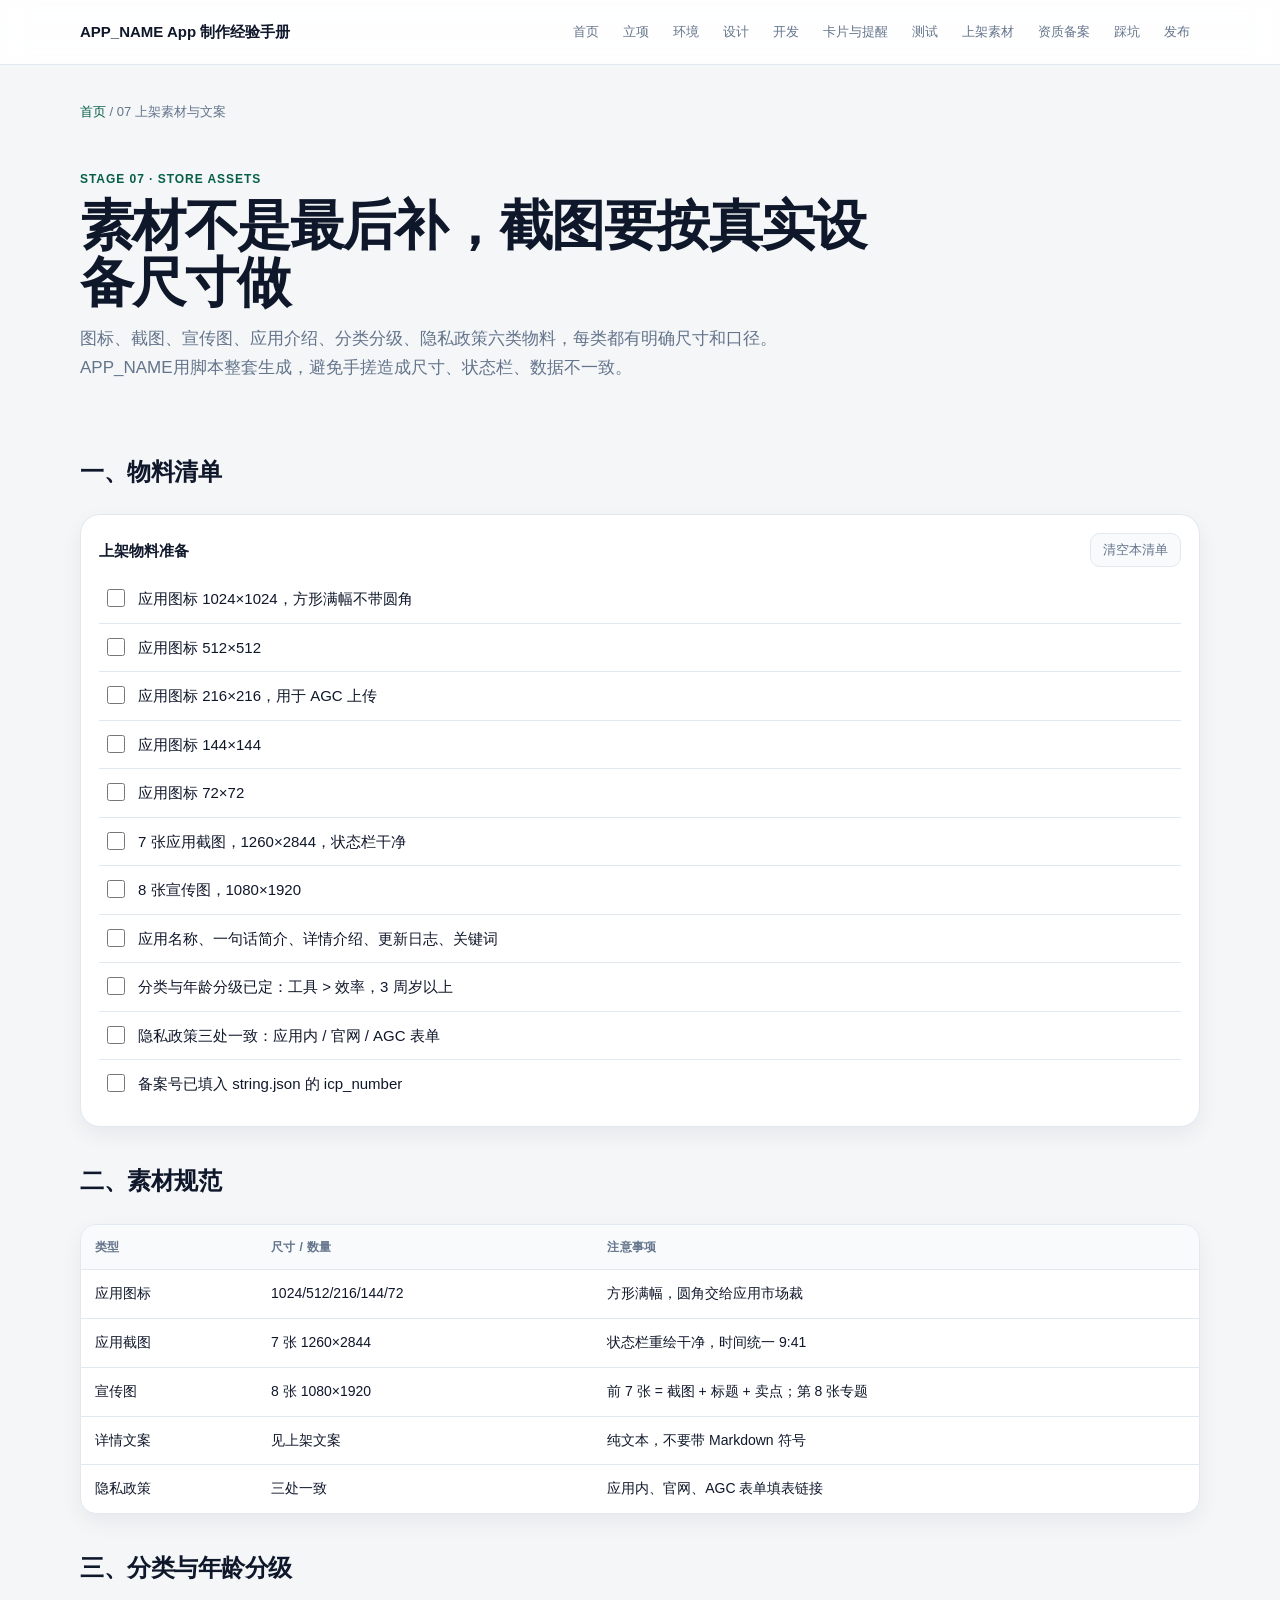
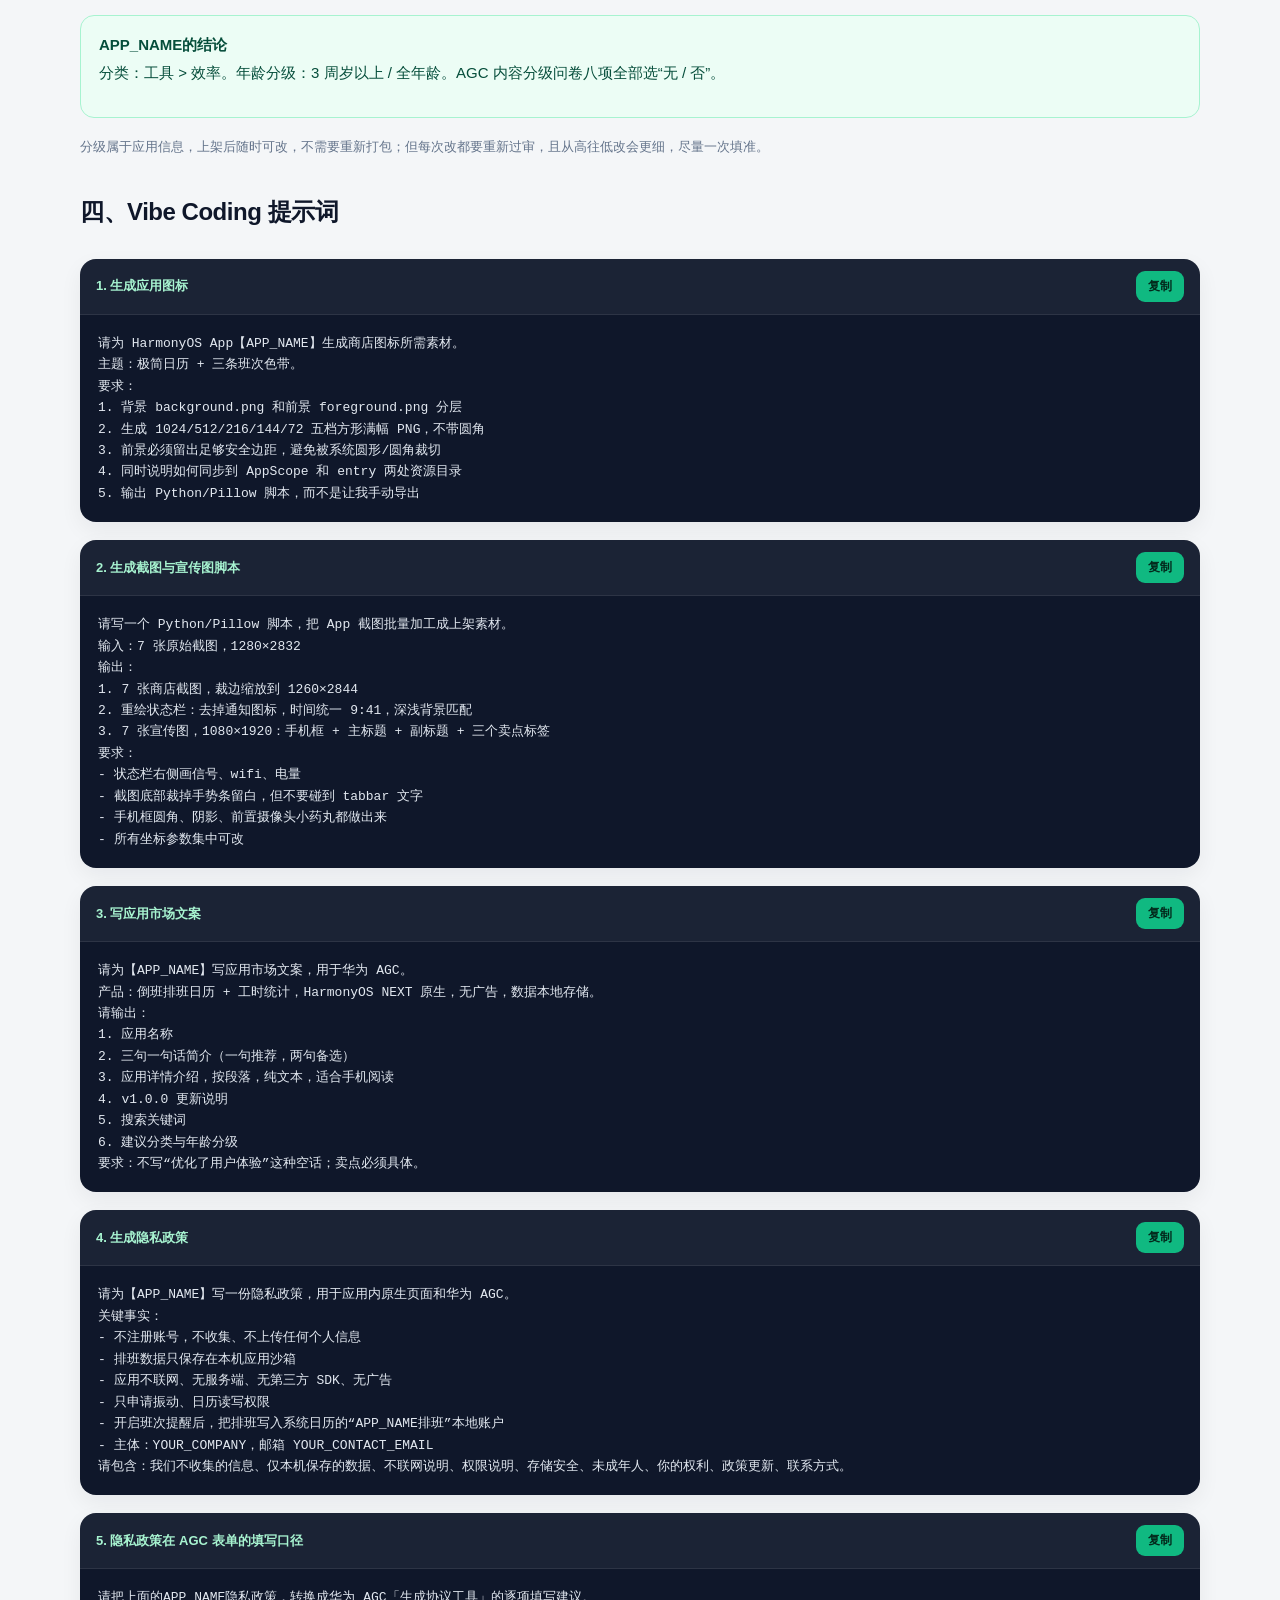
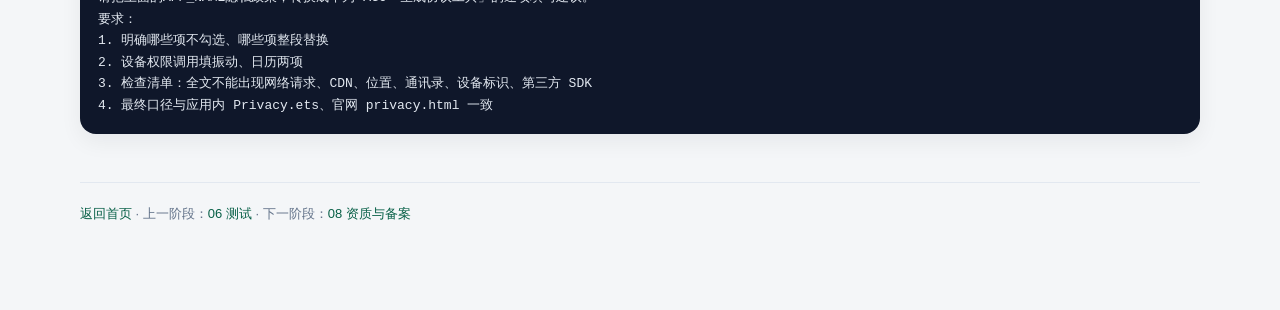
<file: assets/handbook/07-store.html>
<!doctype html>
<html lang="zh-CN">
<head>
  <meta charset="utf-8">
  <meta name="viewport" content="width=device-width, initial-scale=1">
  <title>07 上架素材与文案 · APP_NAME App 制作经验手册</title>
  <link rel="stylesheet" href="assets/style.css">
</head>
<body>
  <header class="topbar">
    <div class="shell topbar-inner">
      <a class="brand" href="index.html">APP_NAME App 制作经验手册</a>
      <nav class="nav">
        <a href="index.html">首页</a>
        <a href="01-product.html">立项</a>
        <a href="02-environment.html">环境</a>
        <a href="03-design.html">设计</a>
        <a href="04-core-dev.html">开发</a>
        <a href="05-special.html">卡片与提醒</a>
        <a href="06-testing.html">测试</a>
        <a href="07-store.html">上架素材</a>
        <a href="08-filing.html">资质备案</a>
        <a href="09-pitfalls.html">踩坑</a>
        <a href="10-launch.html">发布</a>
      </nav>
    </div>
  </header>

  <main class="shell">
    <p class="breadcrumb"><a href="index.html">首页</a> / 07 上架素材与文案</p>
    <section class="hero">
      <div>
        <p class="kicker">Stage 07 · Store Assets</p>
        <h1>素材不是最后补，截图要按真实设备尺寸做</h1>
        <p class="lead">
          图标、截图、宣传图、应用介绍、分类分级、隐私政策六类物料，每类都有明确尺寸和口径。
          APP_NAME用脚本整套生成，避免手搓造成尺寸、状态栏、数据不一致。
        </p>
      </div>
    </section>

    <section class="section">
      <div class="section-head">
        <h2>一、物料清单</h2>
      </div>
      <div class="check-block">
        <div class="check-head">
          <span>上架物料准备</span>
          <button class="ghost" data-clear-list="store-assets">清空本清单</button>
        </div>
        <ul class="checklist" data-checklist="store-assets">
          <li><label><input type="checkbox" data-check="icon-1024"><span>应用图标 1024×1024，方形满幅不带圆角</span></label></li>
          <li><label><input type="checkbox" data-check="icon-512"><span>应用图标 512×512</span></label></li>
          <li><label><input type="checkbox" data-check="icon-216"><span>应用图标 216×216，用于 AGC 上传</span></label></li>
          <li><label><input type="checkbox" data-check="icon-144"><span>应用图标 144×144</span></label></li>
          <li><label><input type="checkbox" data-check="icon-72"><span>应用图标 72×72</span></label></li>
          <li><label><input type="checkbox" data-check="screenshots"><span>7 张应用截图，1260×2844，状态栏干净</span></label></li>
          <li><label><input type="checkbox" data-check="promo"><span>8 张宣传图，1080×1920</span></label></li>
          <li><label><input type="checkbox" data-check="copy"><span>应用名称、一句话简介、详情介绍、更新日志、关键词</span></label></li>
          <li><label><input type="checkbox" data-check="category"><span>分类与年龄分级已定：工具 > 效率，3 周岁以上</span></label></li>
          <li><label><input type="checkbox" data-check="privacy"><span>隐私政策三处一致：应用内 / 官网 / AGC 表单</span></label></li>
          <li><label><input type="checkbox" data-check="icp"><span>备案号已填入 string.json 的 icp_number</span></label></li>
        </ul>
      </div>
    </section>

    <section class="section">
      <div class="section-head">
        <h2>二、素材规范</h2>
      </div>
      <div class="table-wrap">
        <table>
          <thead>
            <tr><th>类型</th><th>尺寸 / 数量</th><th>注意事项</th></tr>
          </thead>
          <tbody>
            <tr><td>应用图标</td><td>1024/512/216/144/72</td><td>方形满幅，圆角交给应用市场裁</td></tr>
            <tr><td>应用截图</td><td>7 张 1260×2844</td><td>状态栏重绘干净，时间统一 9:41</td></tr>
            <tr><td>宣传图</td><td>8 张 1080×1920</td><td>前 7 张 = 截图 + 标题 + 卖点；第 8 张专题</td></tr>
            <tr><td>详情文案</td><td>见上架文案</td><td>纯文本，不要带 Markdown 符号</td></tr>
            <tr><td>隐私政策</td><td>三处一致</td><td>应用内、官网、AGC 表单填表链接</td></tr>
          </tbody>
        </table>
      </div>
    </section>

    <section class="section">
      <div class="section-head">
        <h2>三、分类与年龄分级</h2>
      </div>
      <div class="banner green">
        <strong>APP_NAME的结论</strong>
        <p>分类：工具 > 效率。年龄分级：3 周岁以上 / 全年龄。AGC 内容分级问卷八项全部选“无 / 否”。</p>
      </div>
      <p class="note">分级属于应用信息，上架后随时可改，不需要重新打包；但每次改都要重新过审，且从高往低改会更细，尽量一次填准。</p>
    </section>

    <section class="section">
      <div class="section-head">
        <h2>四、Vibe Coding 提示词</h2>
      </div>

      <div class="prompt">
        <div class="prompt-head"><strong>1. 生成应用图标</strong><button class="copy-btn" data-copy>复制</button></div>
        <pre>请为 HarmonyOS App【APP_NAME】生成商店图标所需素材。
主题：极简日历 + 三条班次色带。
要求：
1. 背景 background.png 和前景 foreground.png 分层
2. 生成 1024/512/216/144/72 五档方形满幅 PNG，不带圆角
3. 前景必须留出足够安全边距，避免被系统圆形/圆角裁切
4. 同时说明如何同步到 AppScope 和 entry 两处资源目录
5. 输出 Python/Pillow 脚本，而不是让我手动导出</pre>
      </div>

      <div class="prompt">
        <div class="prompt-head"><strong>2. 生成截图与宣传图脚本</strong><button class="copy-btn" data-copy>复制</button></div>
        <pre>请写一个 Python/Pillow 脚本，把 App 截图批量加工成上架素材。
输入：7 张原始截图，1280×2832
输出：
1. 7 张商店截图，裁边缩放到 1260×2844
2. 重绘状态栏：去掉通知图标，时间统一 9:41，深浅背景匹配
3. 7 张宣传图，1080×1920：手机框 + 主标题 + 副标题 + 三个卖点标签
要求：
- 状态栏右侧画信号、wifi、电量
- 截图底部裁掉手势条留白，但不要碰到 tabbar 文字
- 手机框圆角、阴影、前置摄像头小药丸都做出来
- 所有坐标参数集中可改</pre>
      </div>

      <div class="prompt">
        <div class="prompt-head"><strong>3. 写应用市场文案</strong><button class="copy-btn" data-copy>复制</button></div>
        <pre>请为【APP_NAME】写应用市场文案，用于华为 AGC。
产品：倒班排班日历 + 工时统计，HarmonyOS NEXT 原生，无广告，数据本地存储。
请输出：
1. 应用名称
2. 三句一句话简介（一句推荐，两句备选）
3. 应用详情介绍，按段落，纯文本，适合手机阅读
4. v1.0.0 更新说明
5. 搜索关键词
6. 建议分类与年龄分级
要求：不写“优化了用户体验”这种空话；卖点必须具体。</pre>
      </div>

      <div class="prompt">
        <div class="prompt-head"><strong>4. 生成隐私政策</strong><button class="copy-btn" data-copy>复制</button></div>
        <pre>请为【APP_NAME】写一份隐私政策，用于应用内原生页面和华为 AGC。
关键事实：
- 不注册账号，不收集、不上传任何个人信息
- 排班数据只保存在本机应用沙箱
- 应用不联网、无服务端、无第三方 SDK、无广告
- 只申请振动、日历读写权限
- 开启班次提醒后，把排班写入系统日历的“APP_NAME排班”本地账户
- 主体：YOUR_COMPANY，邮箱 YOUR_CONTACT_EMAIL
请包含：我们不收集的信息、仅本机保存的数据、不联网说明、权限说明、存储安全、未成年人、你的权利、政策更新、联系方式。</pre>
      </div>

      <div class="prompt">
        <div class="prompt-head"><strong>5. 隐私政策在 AGC 表单的填写口径</strong><button class="copy-btn" data-copy>复制</button></div>
        <pre>请把上面的APP_NAME隐私政策，转换成华为 AGC「生成协议工具」的逐项填写建议。
要求：
1. 明确哪些项不勾选、哪些项整段替换
2. 设备权限调用填振动、日历两项
3. 检查清单：全文不能出现网络请求、CDN、位置、通讯录、设备标识、第三方 SDK
4. 最终口径与应用内 Privacy.ets、官网 privacy.html 一致</pre>
      </div>
    </section>

    <footer class="footer">
      <p><a href="index.html">返回首页</a> · 上一阶段：<a href="06-testing.html">06 测试</a> · 下一阶段：<a href="08-filing.html">08 资质与备案</a></p>
    </footer>
  </main>
  <script src="assets/app.js"></script>
</body>
</html>
</file>
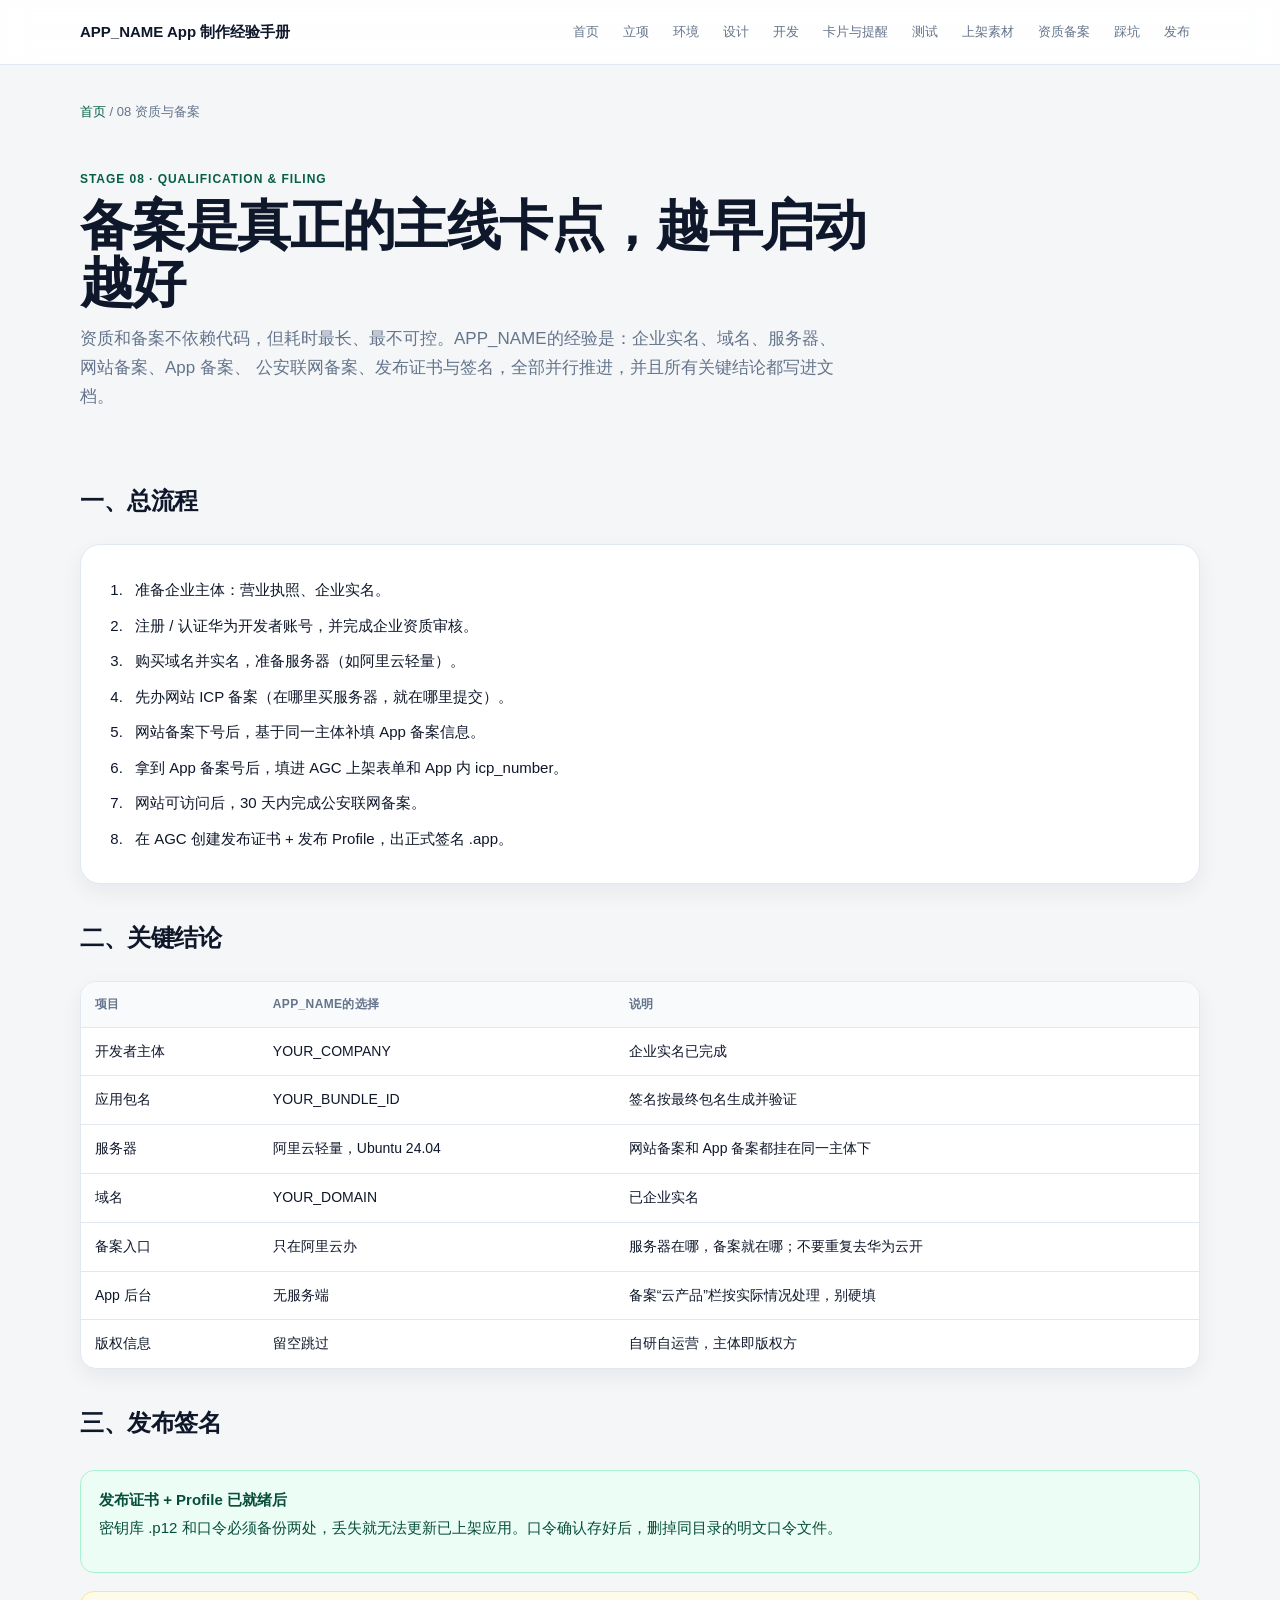
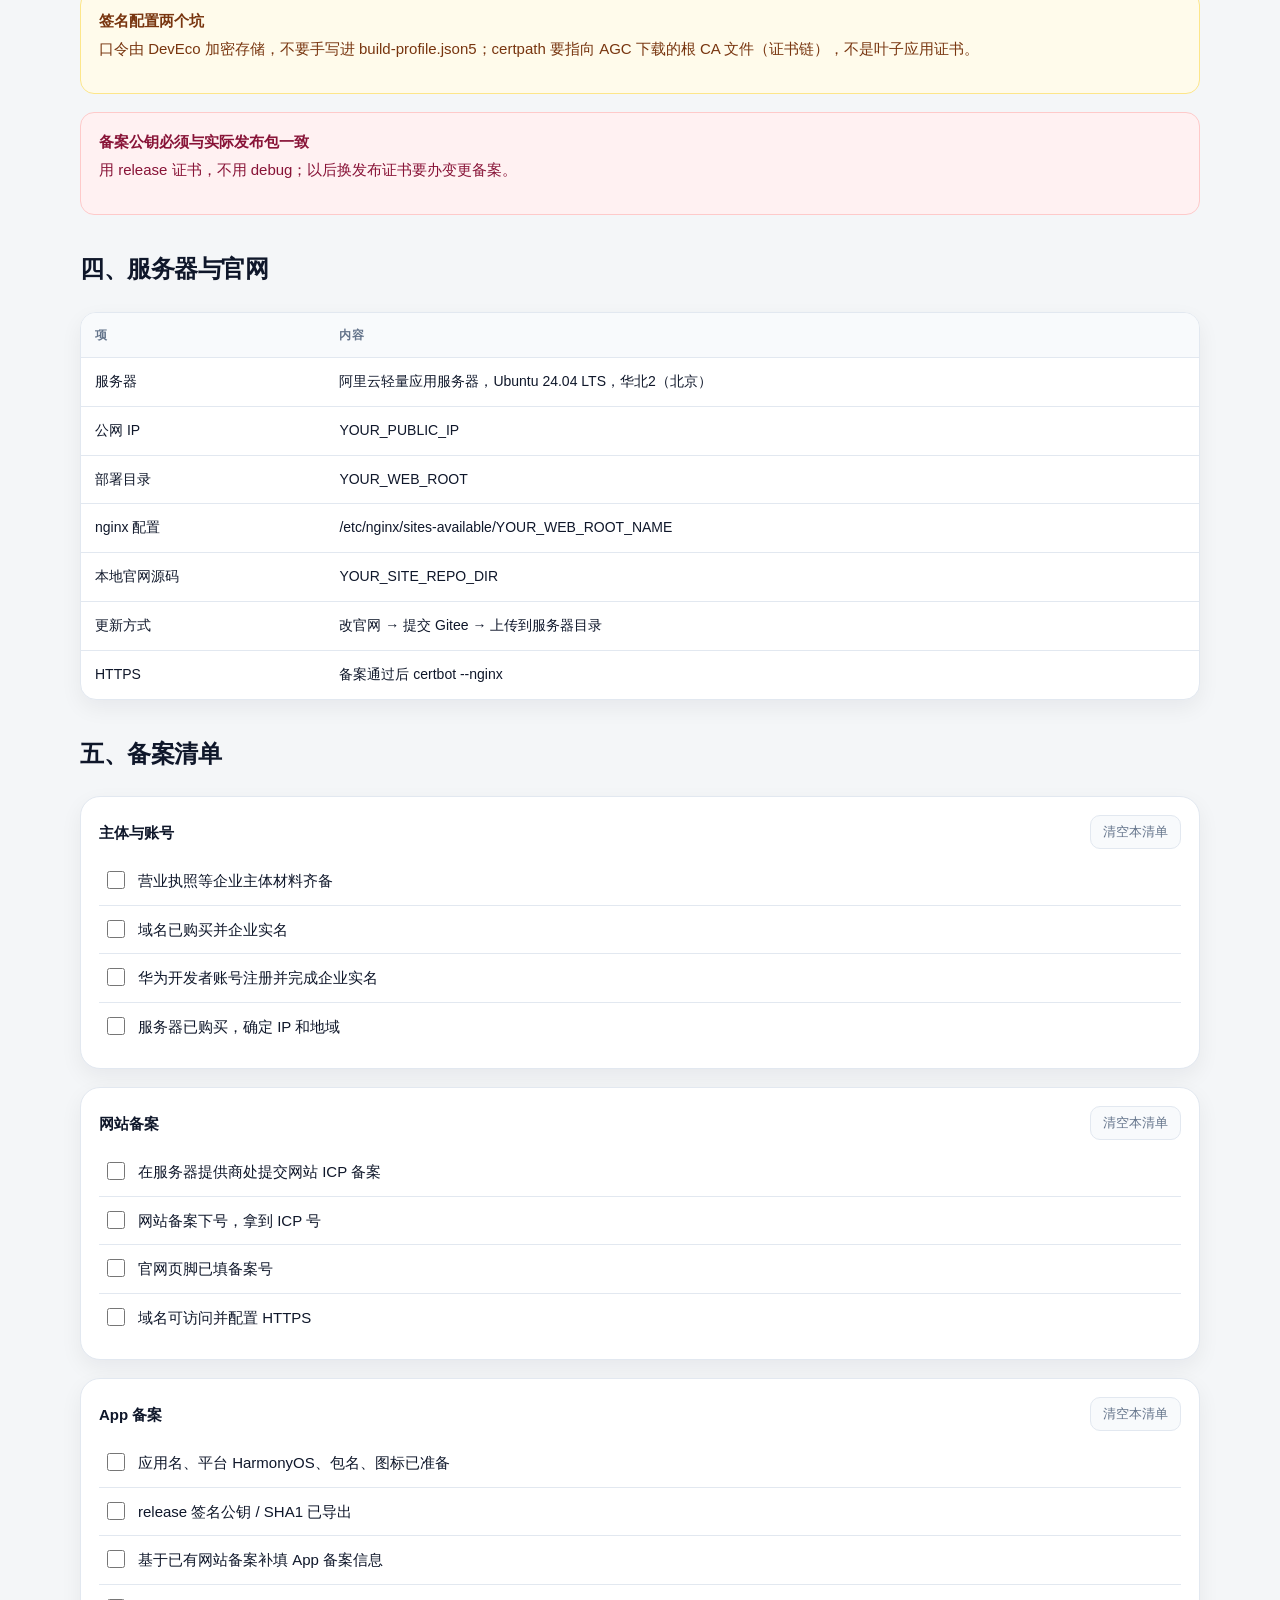
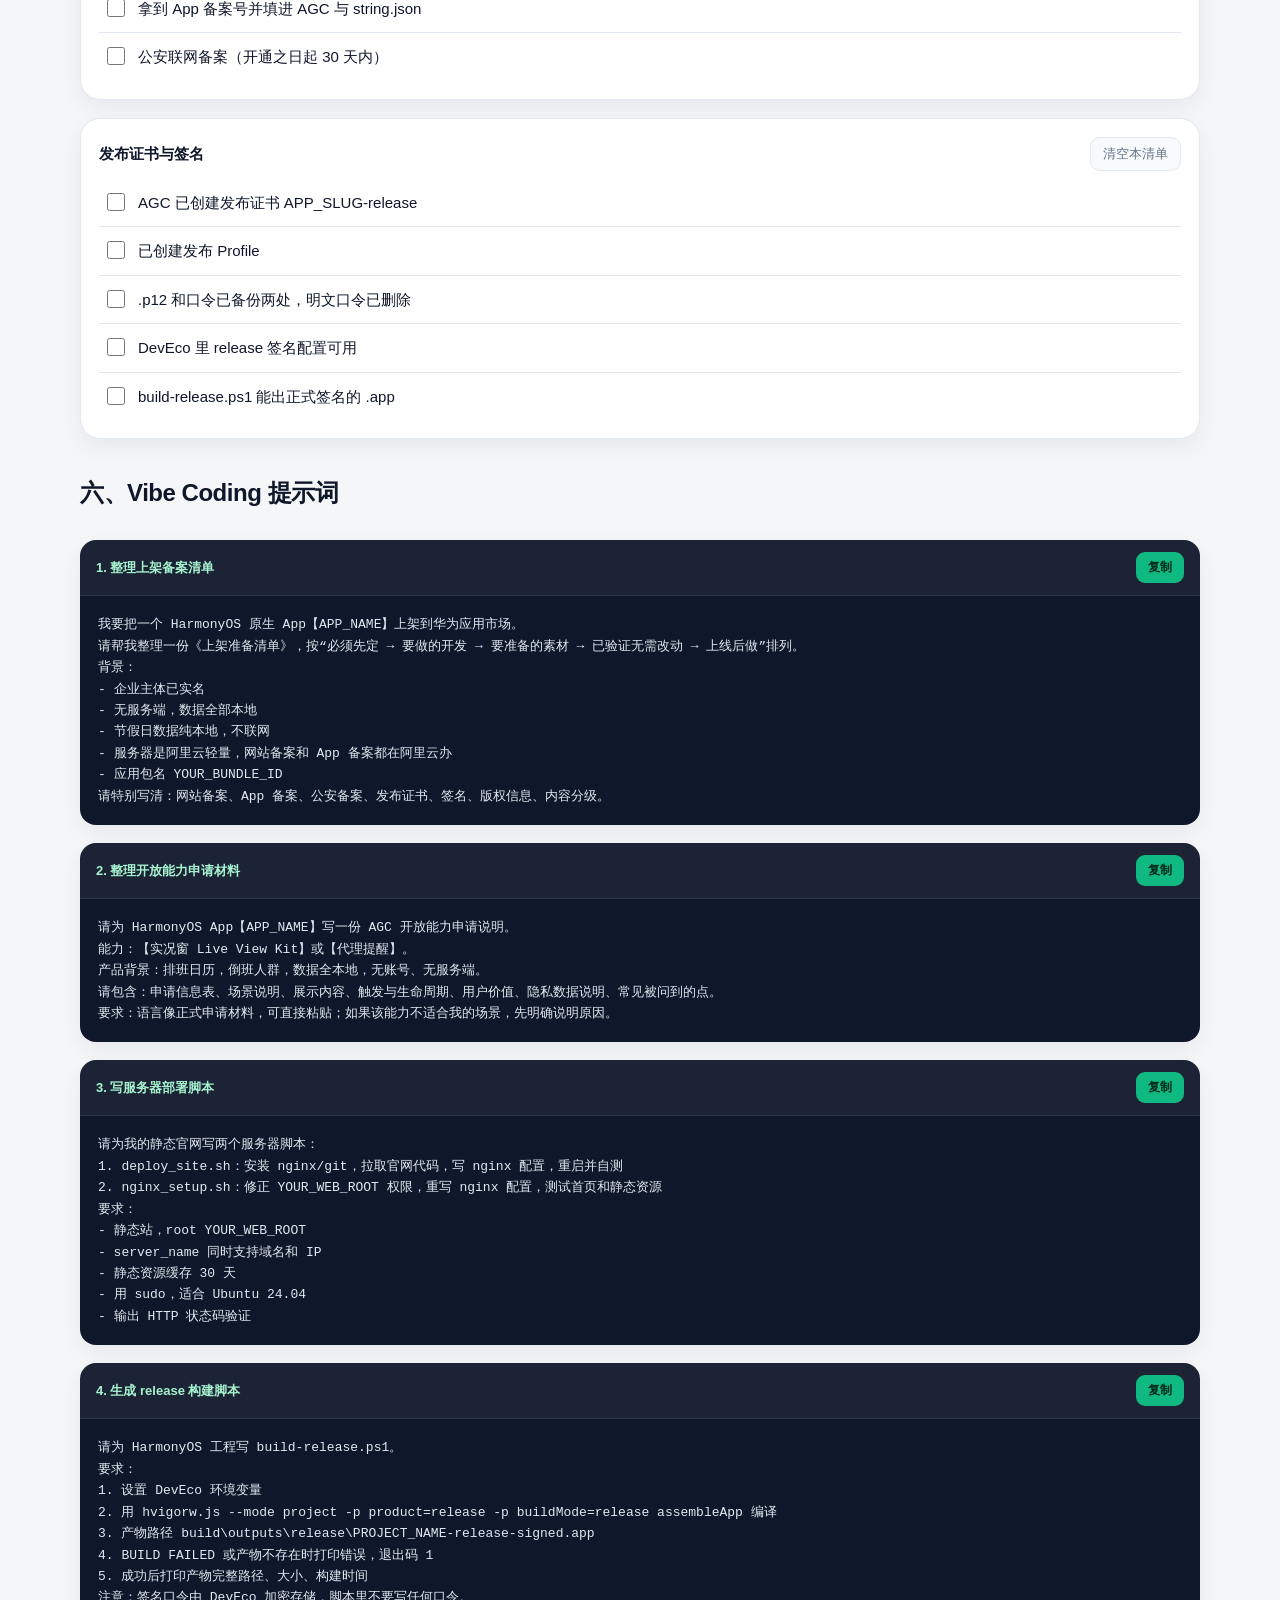
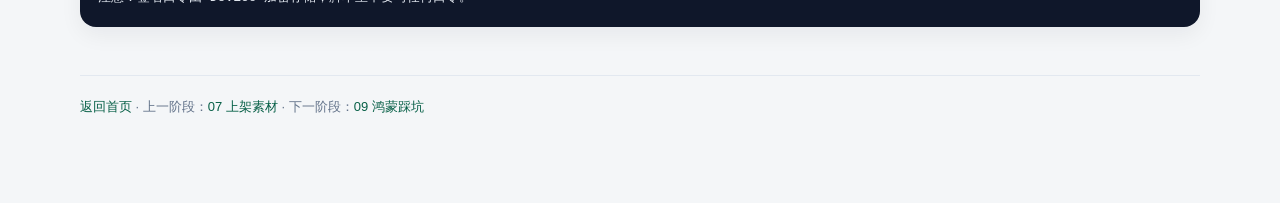
<file: assets/handbook/08-filing.html>
<!doctype html>
<html lang="zh-CN">
<head>
  <meta charset="utf-8">
  <meta name="viewport" content="width=device-width, initial-scale=1">
  <title>08 资质与备案 · APP_NAME App 制作经验手册</title>
  <link rel="stylesheet" href="assets/style.css">
</head>
<body>
  <header class="topbar">
    <div class="shell topbar-inner">
      <a class="brand" href="index.html">APP_NAME App 制作经验手册</a>
      <nav class="nav">
        <a href="index.html">首页</a>
        <a href="01-product.html">立项</a>
        <a href="02-environment.html">环境</a>
        <a href="03-design.html">设计</a>
        <a href="04-core-dev.html">开发</a>
        <a href="05-special.html">卡片与提醒</a>
        <a href="06-testing.html">测试</a>
        <a href="07-store.html">上架素材</a>
        <a href="08-filing.html">资质备案</a>
        <a href="09-pitfalls.html">踩坑</a>
        <a href="10-launch.html">发布</a>
      </nav>
    </div>
  </header>

  <main class="shell">
    <p class="breadcrumb"><a href="index.html">首页</a> / 08 资质与备案</p>
    <section class="hero">
      <div>
        <p class="kicker">Stage 08 · Qualification & Filing</p>
        <h1>备案是真正的主线卡点，越早启动越好</h1>
        <p class="lead">
          资质和备案不依赖代码，但耗时最长、最不可控。APP_NAME的经验是：企业实名、域名、服务器、网站备案、App 备案、
          公安联网备案、发布证书与签名，全部并行推进，并且所有关键结论都写进文档。
        </p>
      </div>
    </section>

    <section class="section">
      <div class="section-head">
        <h2>一、总流程</h2>
      </div>
      <ol class="steps">
        <li>准备企业主体：营业执照、企业实名。</li>
        <li>注册 / 认证华为开发者账号，并完成企业资质审核。</li>
        <li>购买域名并实名，准备服务器（如阿里云轻量）。</li>
        <li>先办网站 ICP 备案（在哪里买服务器，就在哪里提交）。</li>
        <li>网站备案下号后，基于同一主体补填 App 备案信息。</li>
        <li>拿到 App 备案号后，填进 AGC 上架表单和 App 内 icp_number。</li>
        <li>网站可访问后，30 天内完成公安联网备案。</li>
        <li>在 AGC 创建发布证书 + 发布 Profile，出正式签名 .app。</li>
      </ol>
    </section>

    <section class="section">
      <div class="section-head">
        <h2>二、关键结论</h2>
      </div>
      <div class="table-wrap">
        <table>
          <thead>
            <tr><th>项目</th><th>APP_NAME的选择</th><th>说明</th></tr>
          </thead>
          <tbody>
            <tr><td>开发者主体</td><td>YOUR_COMPANY</td><td>企业实名已完成</td></tr>
            <tr><td>应用包名</td><td>YOUR_BUNDLE_ID</td><td>签名按最终包名生成并验证</td></tr>
            <tr><td>服务器</td><td>阿里云轻量，Ubuntu 24.04</td><td>网站备案和 App 备案都挂在同一主体下</td></tr>
            <tr><td>域名</td><td>YOUR_DOMAIN</td><td>已企业实名</td></tr>
            <tr><td>备案入口</td><td>只在阿里云办</td><td>服务器在哪，备案就在哪；不要重复去华为云开</td></tr>
            <tr><td>App 后台</td><td>无服务端</td><td>备案“云产品”栏按实际情况处理，别硬填</td></tr>
            <tr><td>版权信息</td><td>留空跳过</td><td>自研自运营，主体即版权方</td></tr>
          </tbody>
        </table>
      </div>
    </section>

    <section class="section">
      <div class="section-head">
        <h2>三、发布签名</h2>
      </div>
      <div class="banner green">
        <strong>发布证书 + Profile 已就绪后</strong>
        <p>密钥库 .p12 和口令必须备份两处，丢失就无法更新已上架应用。口令确认存好后，删掉同目录的明文口令文件。</p>
      </div>
      <div class="banner amber">
        <strong>签名配置两个坑</strong>
        <p>口令由 DevEco 加密存储，不要手写进 build-profile.json5；certpath 要指向 AGC 下载的根 CA 文件（证书链），不是叶子应用证书。</p>
      </div>
      <div class="banner red">
        <strong>备案公钥必须与实际发布包一致</strong>
        <p>用 release 证书，不用 debug；以后换发布证书要办变更备案。</p>
      </div>
    </section>

    <section class="section">
      <div class="section-head">
        <h2>四、服务器与官网</h2>
      </div>
      <div class="table-wrap">
        <table>
          <thead>
            <tr><th>项</th><th>内容</th></tr>
          </thead>
          <tbody>
            <tr><td>服务器</td><td>阿里云轻量应用服务器，Ubuntu 24.04 LTS，华北2（北京）</td></tr>
            <tr><td>公网 IP</td><td>YOUR_PUBLIC_IP</td></tr>
            <tr><td>部署目录</td><td>YOUR_WEB_ROOT</td></tr>
            <tr><td>nginx 配置</td><td>/etc/nginx/sites-available/YOUR_WEB_ROOT_NAME</td></tr>
            <tr><td>本地官网源码</td><td>YOUR_SITE_REPO_DIR</td></tr>
            <tr><td>更新方式</td><td>改官网 → 提交 Gitee → 上传到服务器目录</td></tr>
            <tr><td>HTTPS</td><td>备案通过后 certbot --nginx</td></tr>
          </tbody>
        </table>
      </div>
    </section>

    <section class="section">
      <div class="section-head">
        <h2>五、备案清单</h2>
      </div>

      <div class="check-block">
        <div class="check-head">
          <span>主体与账号</span>
          <button class="ghost" data-clear-list="filing-account">清空本清单</button>
        </div>
        <ul class="checklist" data-checklist="filing-account">
          <li><label><input type="checkbox" data-check="license"><span>营业执照等企业主体材料齐备</span></label></li>
          <li><label><input type="checkbox" data-check="domain"><span>域名已购买并企业实名</span></label></li>
          <li><label><input type="checkbox" data-check="huawei"><span>华为开发者账号注册并完成企业实名</span></label></li>
          <li><label><input type="checkbox" data-check="server"><span>服务器已购买，确定 IP 和地域</span></label></li>
        </ul>
      </div>

      <div class="check-block">
        <div class="check-head">
          <span>网站备案</span>
          <button class="ghost" data-clear-list="filing-site">清空本清单</button>
        </div>
        <ul class="checklist" data-checklist="filing-site">
          <li><label><input type="checkbox" data-check="site-submit"><span>在服务器提供商处提交网站 ICP 备案</span></label></li>
          <li><label><input type="checkbox" data-check="site-approval"><span>网站备案下号，拿到 ICP 号</span></label></li>
          <li><label><input type="checkbox" data-check="site-footer"><span>官网页脚已填备案号</span></label></li>
          <li><label><input type="checkbox" data-check="site-https"><span>域名可访问并配置 HTTPS</span></label></li>
        </ul>
      </div>

      <div class="check-block">
        <div class="check-head">
          <span>App 备案</span>
          <button class="ghost" data-clear-list="filing-app">清空本清单</button>
        </div>
        <ul class="checklist" data-checklist="filing-app">
          <li><label><input type="checkbox" data-check="app-info"><span>应用名、平台 HarmonyOS、包名、图标已准备</span></label></li>
          <li><label><input type="checkbox" data-check="release-key"><span>release 签名公钥 / SHA1 已导出</span></label></li>
          <li><label><input type="checkbox" data-check="app-submit"><span>基于已有网站备案补填 App 备案信息</span></label></li>
          <li><label><input type="checkbox" data-check="app-number"><span>拿到 App 备案号并填进 AGC 与 string.json</span></label></li>
          <li><label><input type="checkbox" data-check="police"><span>公安联网备案（开通之日起 30 天内）</span></label></li>
        </ul>
      </div>

      <div class="check-block">
        <div class="check-head">
          <span>发布证书与签名</span>
          <button class="ghost" data-clear-list="filing-sign">清空本清单</button>
        </div>
        <ul class="checklist" data-checklist="filing-sign">
          <li><label><input type="checkbox" data-check="cert"><span>AGC 已创建发布证书 APP_SLUG-release</span></label></li>
          <li><label><input type="checkbox" data-check="profile"><span>已创建发布 Profile</span></label></li>
          <li><label><input type="checkbox" data-check="backup"><span>.p12 和口令已备份两处，明文口令已删除</span></label></li>
          <li><label><input type="checkbox" data-check="dev-sign"><span>DevEco 里 release 签名配置可用</span></label></li>
          <li><label><input type="checkbox" data-check="release-app"><span>build-release.ps1 能出正式签名的 .app</span></label></li>
        </ul>
      </div>
    </section>

    <section class="section">
      <div class="section-head">
        <h2>六、Vibe Coding 提示词</h2>
      </div>

      <div class="prompt">
        <div class="prompt-head"><strong>1. 整理上架备案清单</strong><button class="copy-btn" data-copy>复制</button></div>
        <pre>我要把一个 HarmonyOS 原生 App【APP_NAME】上架到华为应用市场。
请帮我整理一份《上架准备清单》，按“必须先定 → 要做的开发 → 要准备的素材 → 已验证无需改动 → 上线后做”排列。
背景：
- 企业主体已实名
- 无服务端，数据全部本地
- 节假日数据纯本地，不联网
- 服务器是阿里云轻量，网站备案和 App 备案都在阿里云办
- 应用包名 YOUR_BUNDLE_ID
请特别写清：网站备案、App 备案、公安备案、发布证书、签名、版权信息、内容分级。</pre>
      </div>

      <div class="prompt">
        <div class="prompt-head"><strong>2. 整理开放能力申请材料</strong><button class="copy-btn" data-copy>复制</button></div>
        <pre>请为 HarmonyOS App【APP_NAME】写一份 AGC 开放能力申请说明。
能力：【实况窗 Live View Kit】或【代理提醒】。
产品背景：排班日历，倒班人群，数据全本地，无账号、无服务端。
请包含：申请信息表、场景说明、展示内容、触发与生命周期、用户价值、隐私数据说明、常见被问到的点。
要求：语言像正式申请材料，可直接粘贴；如果该能力不适合我的场景，先明确说明原因。</pre>
      </div>

      <div class="prompt">
        <div class="prompt-head"><strong>3. 写服务器部署脚本</strong><button class="copy-btn" data-copy>复制</button></div>
        <pre>请为我的静态官网写两个服务器脚本：
1. deploy_site.sh：安装 nginx/git，拉取官网代码，写 nginx 配置，重启并自测
2. nginx_setup.sh：修正 YOUR_WEB_ROOT 权限，重写 nginx 配置，测试首页和静态资源
要求：
- 静态站，root YOUR_WEB_ROOT
- server_name 同时支持域名和 IP
- 静态资源缓存 30 天
- 用 sudo，适合 Ubuntu 24.04
- 输出 HTTP 状态码验证</pre>
      </div>

      <div class="prompt">
        <div class="prompt-head"><strong>4. 生成 release 构建脚本</strong><button class="copy-btn" data-copy>复制</button></div>
        <pre>请为 HarmonyOS 工程写 build-release.ps1。
要求：
1. 设置 DevEco 环境变量
2. 用 hvigorw.js --mode project -p product=release -p buildMode=release assembleApp 编译
3. 产物路径 build\outputs\release\PROJECT_NAME-release-signed.app
4. BUILD FAILED 或产物不存在时打印错误，退出码 1
5. 成功后打印产物完整路径、大小、构建时间
注意：签名口令由 DevEco 加密存储，脚本里不要写任何口令。</pre>
      </div>
    </section>

    <footer class="footer">
      <p><a href="index.html">返回首页</a> · 上一阶段：<a href="07-store.html">07 上架素材</a> · 下一阶段：<a href="09-pitfalls.html">09 鸿蒙踩坑</a></p>
    </footer>
  </main>
  <script src="assets/app.js"></script>
</body>
</html>
</file>
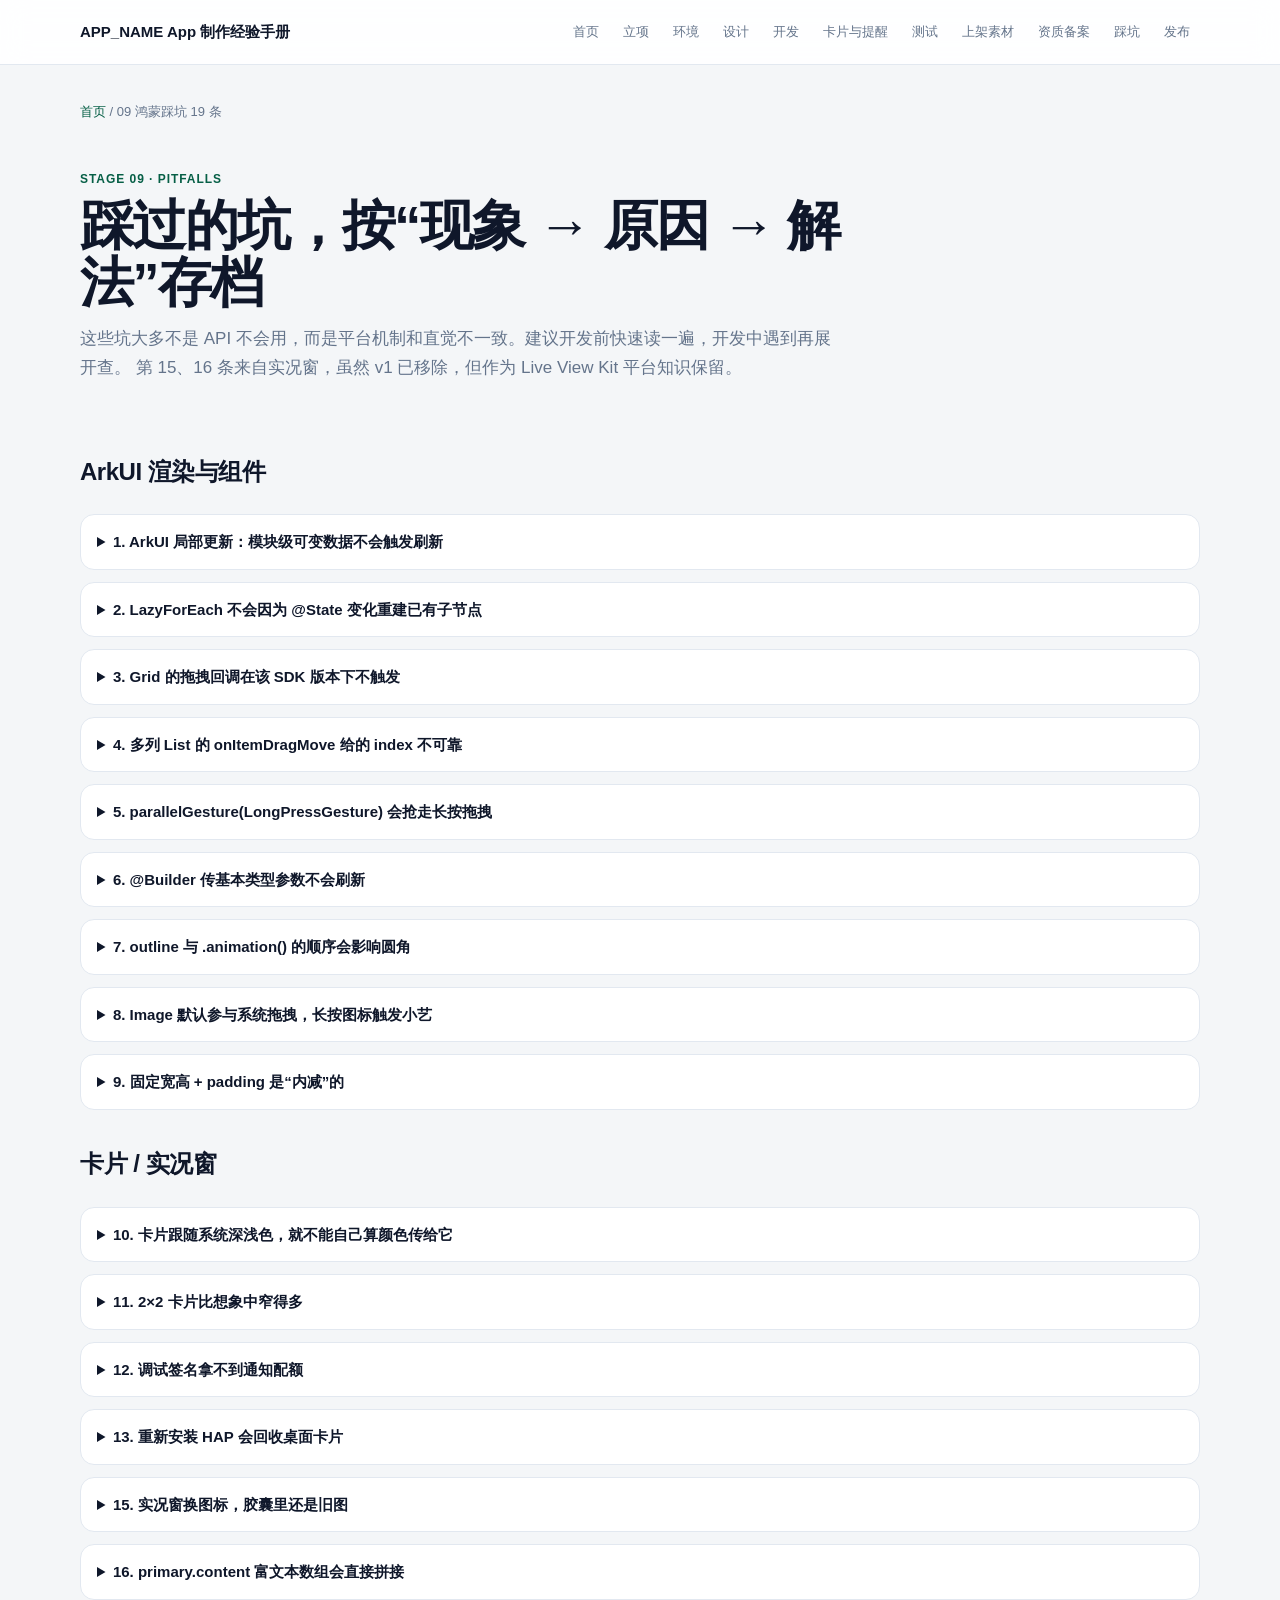
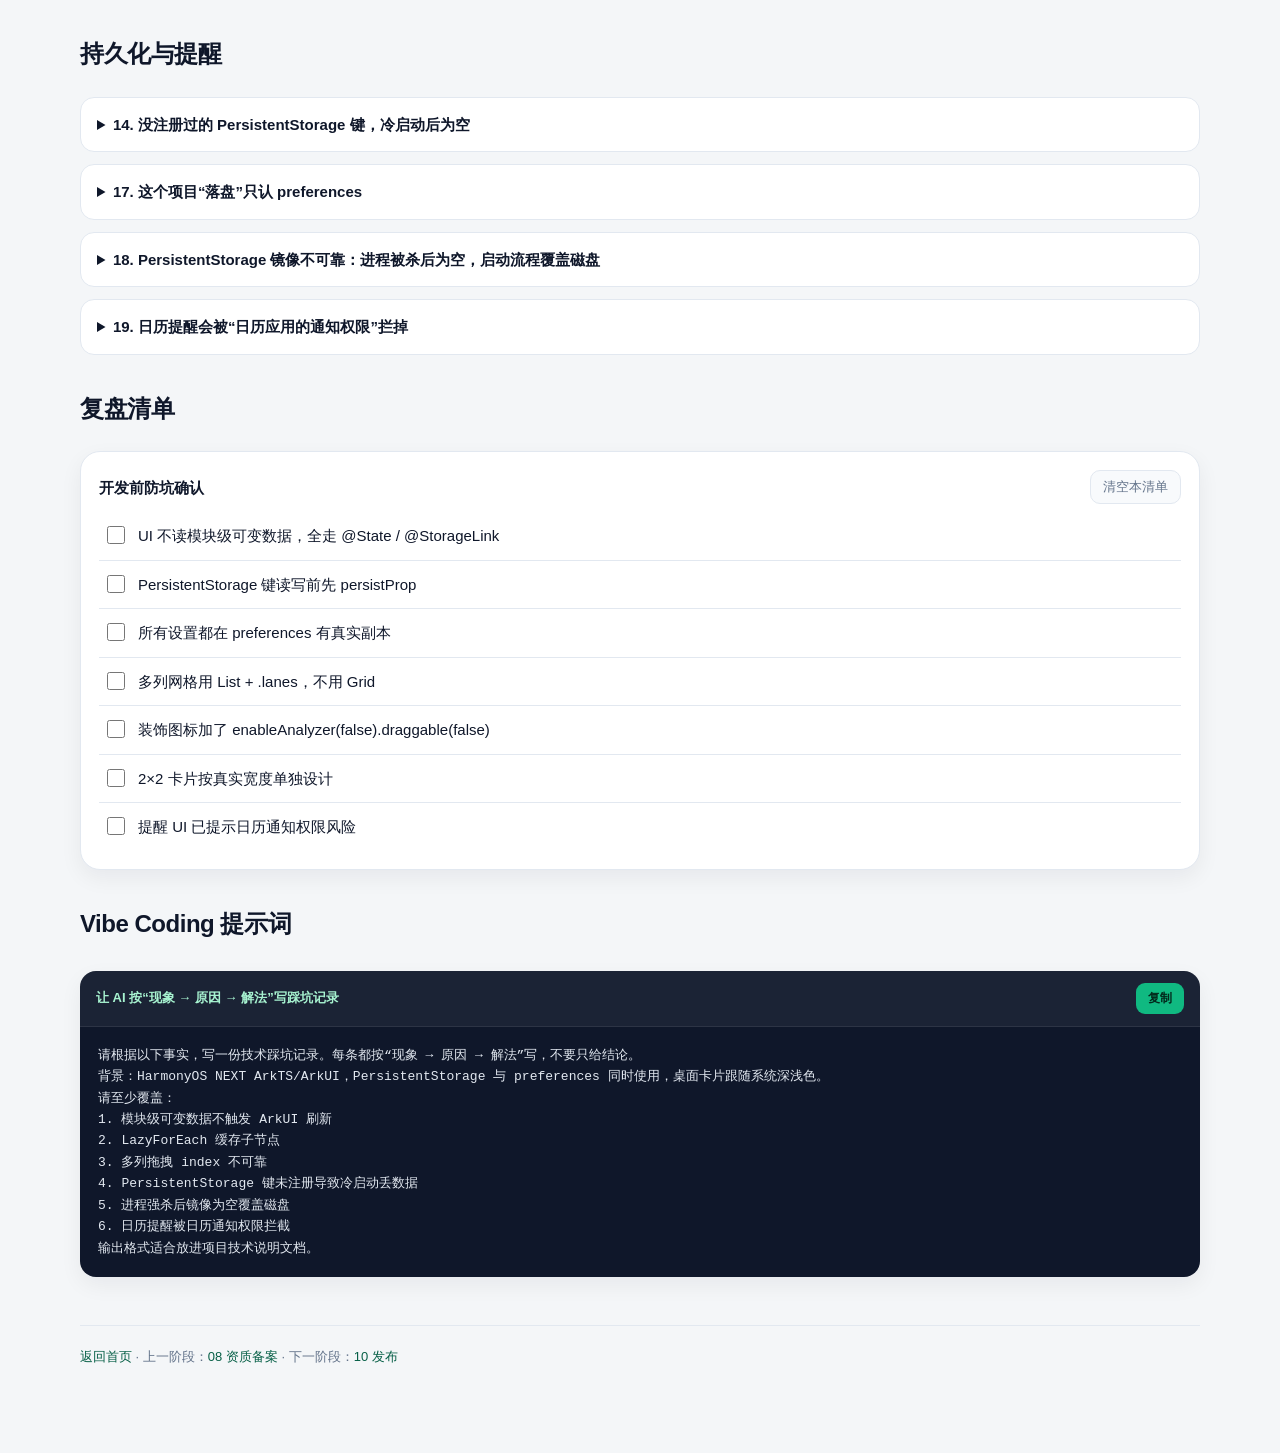
<file: assets/handbook/09-pitfalls.html>
<!doctype html>
<html lang="zh-CN">
<head>
  <meta charset="utf-8">
  <meta name="viewport" content="width=device-width, initial-scale=1">
  <title>09 鸿蒙踩坑 19 条 · APP_NAME App 制作经验手册</title>
  <link rel="stylesheet" href="assets/style.css">
</head>
<body>
  <header class="topbar">
    <div class="shell topbar-inner">
      <a class="brand" href="index.html">APP_NAME App 制作经验手册</a>
      <nav class="nav">
        <a href="index.html">首页</a>
        <a href="01-product.html">立项</a>
        <a href="02-environment.html">环境</a>
        <a href="03-design.html">设计</a>
        <a href="04-core-dev.html">开发</a>
        <a href="05-special.html">卡片与提醒</a>
        <a href="06-testing.html">测试</a>
        <a href="07-store.html">上架素材</a>
        <a href="08-filing.html">资质备案</a>
        <a href="09-pitfalls.html">踩坑</a>
        <a href="10-launch.html">发布</a>
      </nav>
    </div>
  </header>

  <main class="shell">
    <p class="breadcrumb"><a href="index.html">首页</a> / 09 鸿蒙踩坑 19 条</p>
    <section class="hero">
      <div>
        <p class="kicker">Stage 09 · Pitfalls</p>
        <h1>踩过的坑，按“现象 → 原因 → 解法”存档</h1>
        <p class="lead">
          这些坑大多不是 API 不会用，而是平台机制和直觉不一致。建议开发前快速读一遍，开发中遇到再展开查。
          第 15、16 条来自实况窗，虽然 v1 已移除，但作为 Live View Kit 平台知识保留。
        </p>
      </div>
    </section>

    <section class="section">
      <div class="section-head">
        <h2>ArkUI 渲染与组件</h2>
      </div>

      <details>
        <summary>1. ArkUI 局部更新：模块级可变数据不会触发刷新</summary>
        <div class="details-body">
          <p><span class="tag red">现象</span>手动标记后角标不出现，重启才正确。</p>
          <p><span class="tag">原因</span>ArkUI 只重算表达式读过的可观察状态；普通 Map 变化框架看不见。</p>
          <p><span class="tag green">解法</span>加 @State 版本号，变化时 +1；让取数方法先读它。UI 直接读模块级可变数据是反模式。</p>
        </div>
      </details>

      <details>
        <summary>2. LazyForEach 不会因为 @State 变化重建已有子节点</summary>
        <div class="details-body">
          <p><span class="tag red">现象</span>月历切换班次类型后，已渲染格子不更新。</p>
          <p><span class="tag">原因</span>LazyForEach 缓存已生成子节点。</p>
          <p><span class="tag green">解法</span>给数据源加 notifyReload()，配置变化时显式通知。</p>
        </div>
      </details>

      <details>
        <summary>3. Grid 的拖拽回调在该 SDK 版本下不触发</summary>
        <div class="details-body">
          <p><span class="tag red">现象</span>三列拖拽排序，点击正常，onItemDragStart 不进。</p>
          <p><span class="tag">原因</span>SDK 版本下 Grid 拖拽回调未触发。</p>
          <p><span class="tag green">解法</span>改用 List + .lanes(3, 10)。</p>
        </div>
      </details>

      <details>
        <summary>4. 多列 List 的 onItemDragMove 给的 index 不可靠</summary>
        <div class="details-body">
          <p><span class="tag red">现象</span>拖拽目标位置错位。</p>
          <p><span class="tag">原因</span>跨列时会返回非整数坐标。</p>
          <p><span class="tag green">解法</span>自己用指针坐标除以单元尺寸求行列。</p>
        </div>
      </details>

      <details>
        <summary>5. parallelGesture(LongPressGesture) 会抢走长按拖拽</summary>
        <div class="details-body">
          <p><span class="tag red">现象</span>加长按震动后拖拽失效。</p>
          <p><span class="tag">原因</span>手势和拖拽竞争。</p>
          <p><span class="tag green">解法</span>在 onTouch 里自起 460ms 定时器触发震动，抬起或移动超阈值取消；震动改 15ms。</p>
        </div>
      </details>

      <details>
        <summary>6. @Builder 传基本类型参数不会刷新</summary>
        <div class="details-body">
          <p><span class="tag green">解法</span>内联展开，或让 builder 读组件 @State，不接基本类型参数。</p>
        </div>
      </details>

      <details>
        <summary>7. outline 与 .animation() 的顺序会影响圆角</summary>
        <div class="details-body">
          <p><span class="tag red">现象</span>描边元素从无到有时圆角从 0 动画到 14。</p>
          <p><span class="tag green">解法</span>outline 必须写在 .animation() 之后。</p>
        </div>
      </details>

      <details>
        <summary>8. Image 默认参与系统拖拽，长按图标触发小艺</summary>
        <div class="details-body">
          <p><span class="tag green">解法</span>所有装饰性图标统一加 .enableAnalyzer(false).draggable(false)。</p>
        </div>
      </details>

      <details>
        <summary>9. 固定宽高 + padding 是“内减”的</summary>
        <div class="details-body">
          <p><span class="tag red">现象</span>16×16 图标加左右各 10 padding 被压没。</p>
          <p><span class="tag green">解法</span>扩大热区要把整体尺寸一起加大，例如 width(34).height(34).padding(9)。</p>
        </div>
      </details>
    </section>

    <section class="section">
      <div class="section-head">
        <h2>卡片 / 实况窗</h2>
      </div>

      <details>
        <summary>10. 卡片跟随系统深浅色，就不能自己算颜色传给它</summary>
        <div class="details-body">
          <p><span class="tag red">现象</span>深色系统下卡片仍白。</p>
          <p><span class="tag">原因</span>卡片颜色由数据覆盖了框架自动适配。</p>
          <p><span class="tag green">解法</span>中性色用 resources/base 与 resources/dark 两套资源；只把用户自定义班次颜色走数据。</p>
        </div>
      </details>

      <details>
        <summary>11. 2×2 卡片比想象中窄得多</summary>
        <div class="details-body">
          <p><span class="tag green">解法</span>2×2 实际只有 130~160vp 宽，两种尺寸各写一套布局，长文本 maxLines(1) + 省略。</p>
        </div>
      </details>

      <details>
        <summary>12. 调试签名拿不到通知配额</summary>
        <div class="details-body">
          <p><span class="tag red">现象</span>发布提醒报 1700002，一条都发不出去。</p>
          <p><span class="tag green">解法</span>代码和参数验证正确，换正式签名后再实测。</p>
        </div>
      </details>

      <details>
        <summary>13. 重新安装 HAP 会回收桌面卡片</summary>
        <div class="details-body">
          <p><span class="tag red">现象</span>开发期每次装包，桌面卡片消失。</p>
          <p><span class="tag green">解法</span>开发期正常，重新添加；应用内提供“添加桌面卡片”入口。</p>
        </div>
      </details>

      <details>
        <summary>15. 实况窗换图标，胶囊里还是旧图</summary>
        <div class="details-body">
          <p><span class="tag red">现象</span>文案刷新、图标不变。</p>
          <p><span class="tag">原因</span>系统按资源缓存图片，已创建实况窗不会重新读盘。</p>
          <p><span class="tag green">解法</span>换图标要重建实况窗；图标按圆形裁切设计。</p>
        </div>
      </details>

      <details>
        <summary>16. primary.content 富文本数组会直接拼接</summary>
        <div class="details-body">
          <p><span class="tag red">现象</span>两段文本显示成“08:00 - 20:0040%”。</p>
          <p><span class="tag green">解法</span>分隔符自己写进文本；RichText 的 textColor 在所有对象中必须一致。</p>
        </div>
      </details>
    </section>

    <section class="section">
      <div class="section-head">
        <h2>持久化与提醒</h2>
      </div>

      <details>
        <summary>14. 没注册过的 PersistentStorage 键，冷启动后为空</summary>
        <div class="details-body">
          <p><span class="tag red">现象</span>改成规则列表后，冷启动把已有规则清空。</p>
          <p><span class="tag">原因</span>新键没 persistProp 注册，读到 undefined 误判首次运行。</p>
          <p><span class="tag green">解法</span>读取函数第一件事注册所有相关键，再判断。</p>
        </div>
      </details>

      <details>
        <summary>17. 这个项目“落盘”只认 preferences</summary>
        <div class="details-body">
          <p><span class="tag red">现象</span>用 AppStorage.setOrCreate 保存设置，重启回到默认。</p>
          <p><span class="tag green">解法</span>新增任何“要记住”的设置，先问它到底写进 preferences 没有；load/save 成对。</p>
        </div>
      </details>

      <details>
        <summary>18. PersistentStorage 镜像不可靠：进程被杀后为空，启动流程覆盖磁盘</summary>
        <div class="details-body">
          <p><span class="tag red">现象</span>冷启动后用户排班全部消失。</p>
          <p><span class="tag">原因</span>镜像写盘延迟，强杀丢镜像；启动把空镜像写回 preferences。</p>
          <p><span class="tag green">解法</span>启动时 hydrateMirrorFromDisk，镜像空但磁盘有数据时用磁盘补镜像，绝不写磁盘；手动标记也补 preferences 副本。</p>
        </div>
      </details>

      <details>
        <summary>19. 日历提醒会被“日历应用的通知权限”拦掉</summary>
        <div class="details-body">
          <p><span class="tag red">现象</span>日志已触发，但显示 Not allow to notify[com.huawei.hmos.calendar]。</p>
          <p><span class="tag">原因</span>提醒由日历应用发通知，日历通知被关则静默失败。</p>
          <p><span class="tag green">解法</span>UI 提示“需开启日历的通知权限”；以后可申请代理提醒由APP_NAME自己发。</p>
        </div>
      </details>
    </section>

    <section class="section">
      <div class="section-head">
        <h2>复盘清单</h2>
      </div>
      <div class="check-block">
        <div class="check-head">
          <span>开发前防坑确认</span>
          <button class="ghost" data-clear-list="pitfall-check">清空本清单</button>
        </div>
        <ul class="checklist" data-checklist="pitfall-check">
          <li><label><input type="checkbox" data-check="observable"><span>UI 不读模块级可变数据，全走 @State / @StorageLink</span></label></li>
          <li><label><input type="checkbox" data-check="persist"><span>PersistentStorage 键读写前先 persistProp</span></label></li>
          <li><label><input type="checkbox" data-check="preferences"><span>所有设置都在 preferences 有真实副本</span></label></li>
          <li><label><input type="checkbox" data-check="list"><span>多列网格用 List + .lanes，不用 Grid</span></label></li>
          <li><label><input type="checkbox" data-check="image"><span>装饰图标加了 enableAnalyzer(false).draggable(false)</span></label></li>
          <li><label><input type="checkbox" data-check="widget"><span>2×2 卡片按真实宽度单独设计</span></label></li>
          <li><label><input type="checkbox" data-check="calendar"><span>提醒 UI 已提示日历通知权限风险</span></label></li>
        </ul>
      </div>
    </section>

    <section class="section">
      <div class="section-head">
        <h2>Vibe Coding 提示词</h2>
      </div>
      <div class="prompt">
        <div class="prompt-head"><strong>让 AI 按“现象 → 原因 → 解法”写踩坑记录</strong><button class="copy-btn" data-copy>复制</button></div>
        <pre>请根据以下事实，写一份技术踩坑记录。每条都按“现象 → 原因 → 解法”写，不要只给结论。
背景：HarmonyOS NEXT ArkTS/ArkUI，PersistentStorage 与 preferences 同时使用，桌面卡片跟随系统深浅色。
请至少覆盖：
1. 模块级可变数据不触发 ArkUI 刷新
2. LazyForEach 缓存子节点
3. 多列拖拽 index 不可靠
4. PersistentStorage 键未注册导致冷启动丢数据
5. 进程强杀后镜像为空覆盖磁盘
6. 日历提醒被日历通知权限拦截
输出格式适合放进项目技术说明文档。</pre>
      </div>
    </section>

    <footer class="footer">
      <p><a href="index.html">返回首页</a> · 上一阶段：<a href="08-filing.html">08 资质备案</a> · 下一阶段：<a href="10-launch.html">10 发布</a></p>
    </footer>
  </main>
  <script src="assets/app.js"></script>
</body>
</html>
</file>
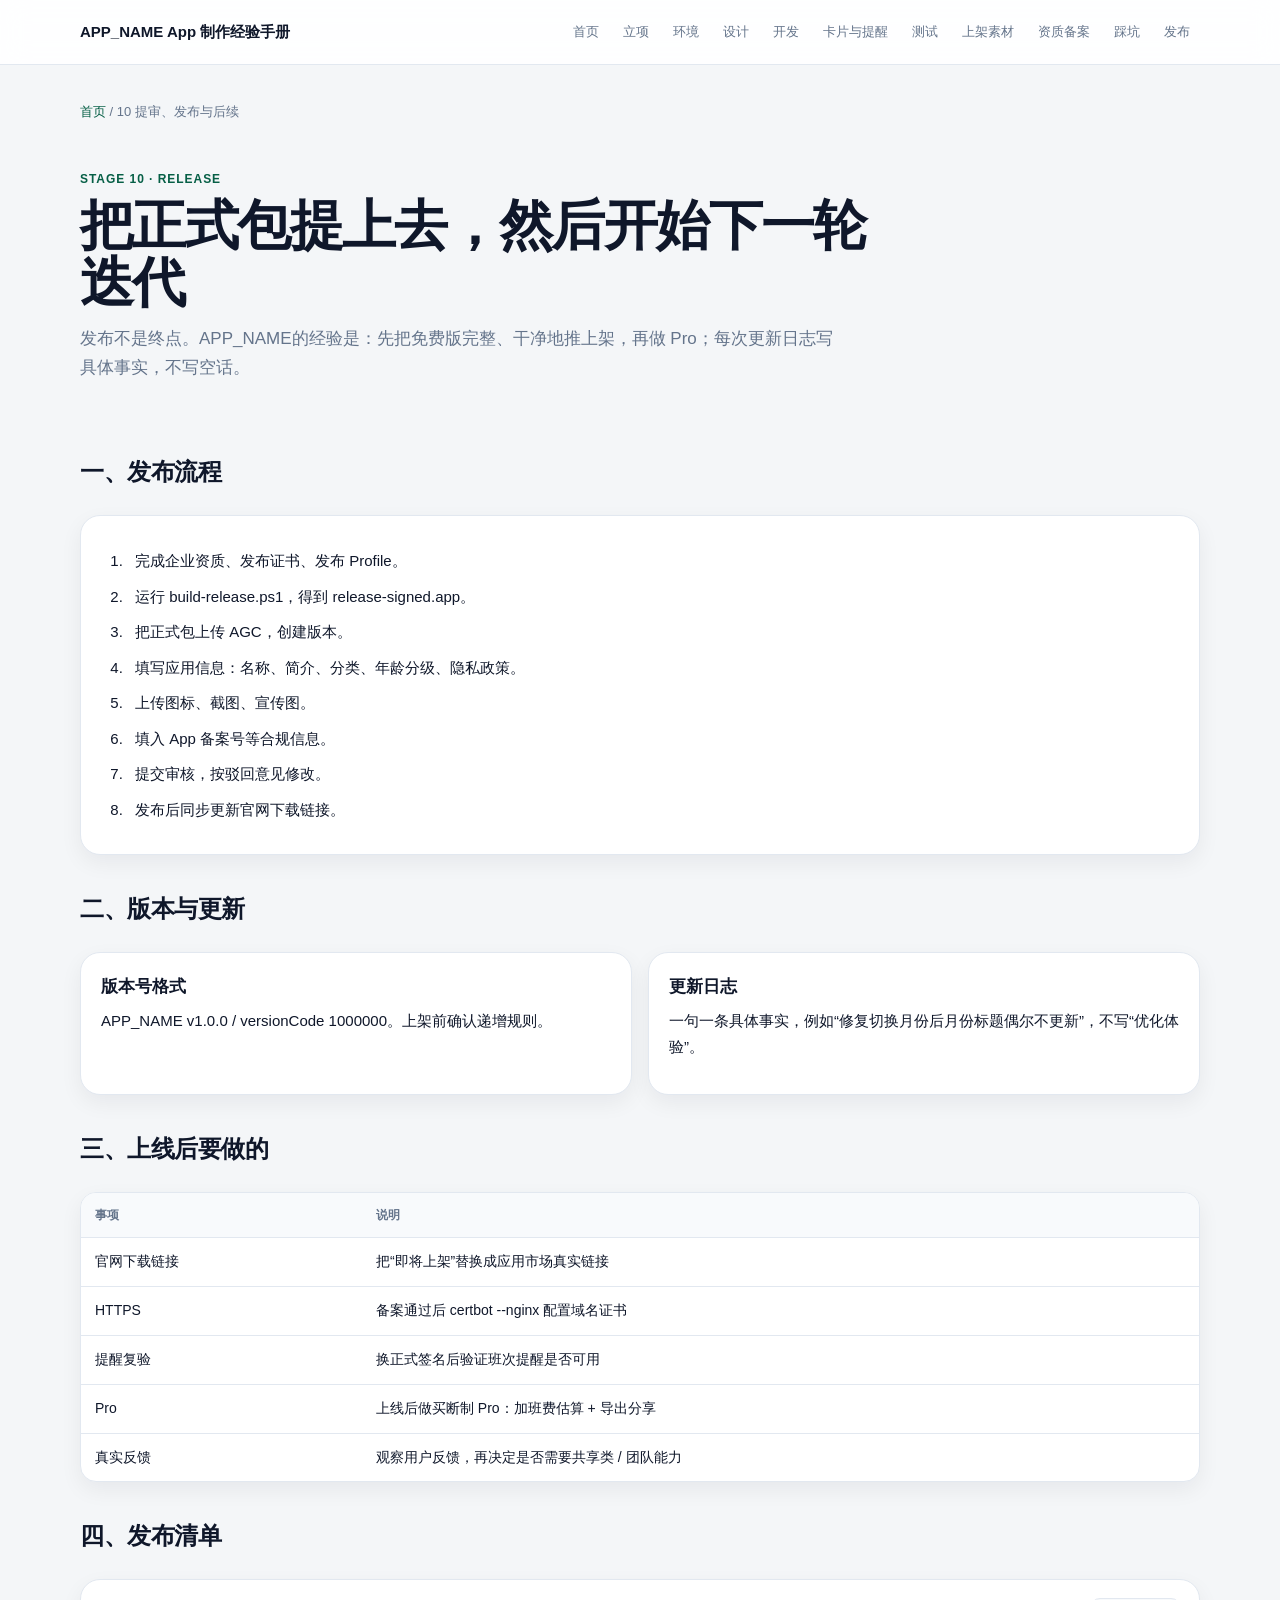
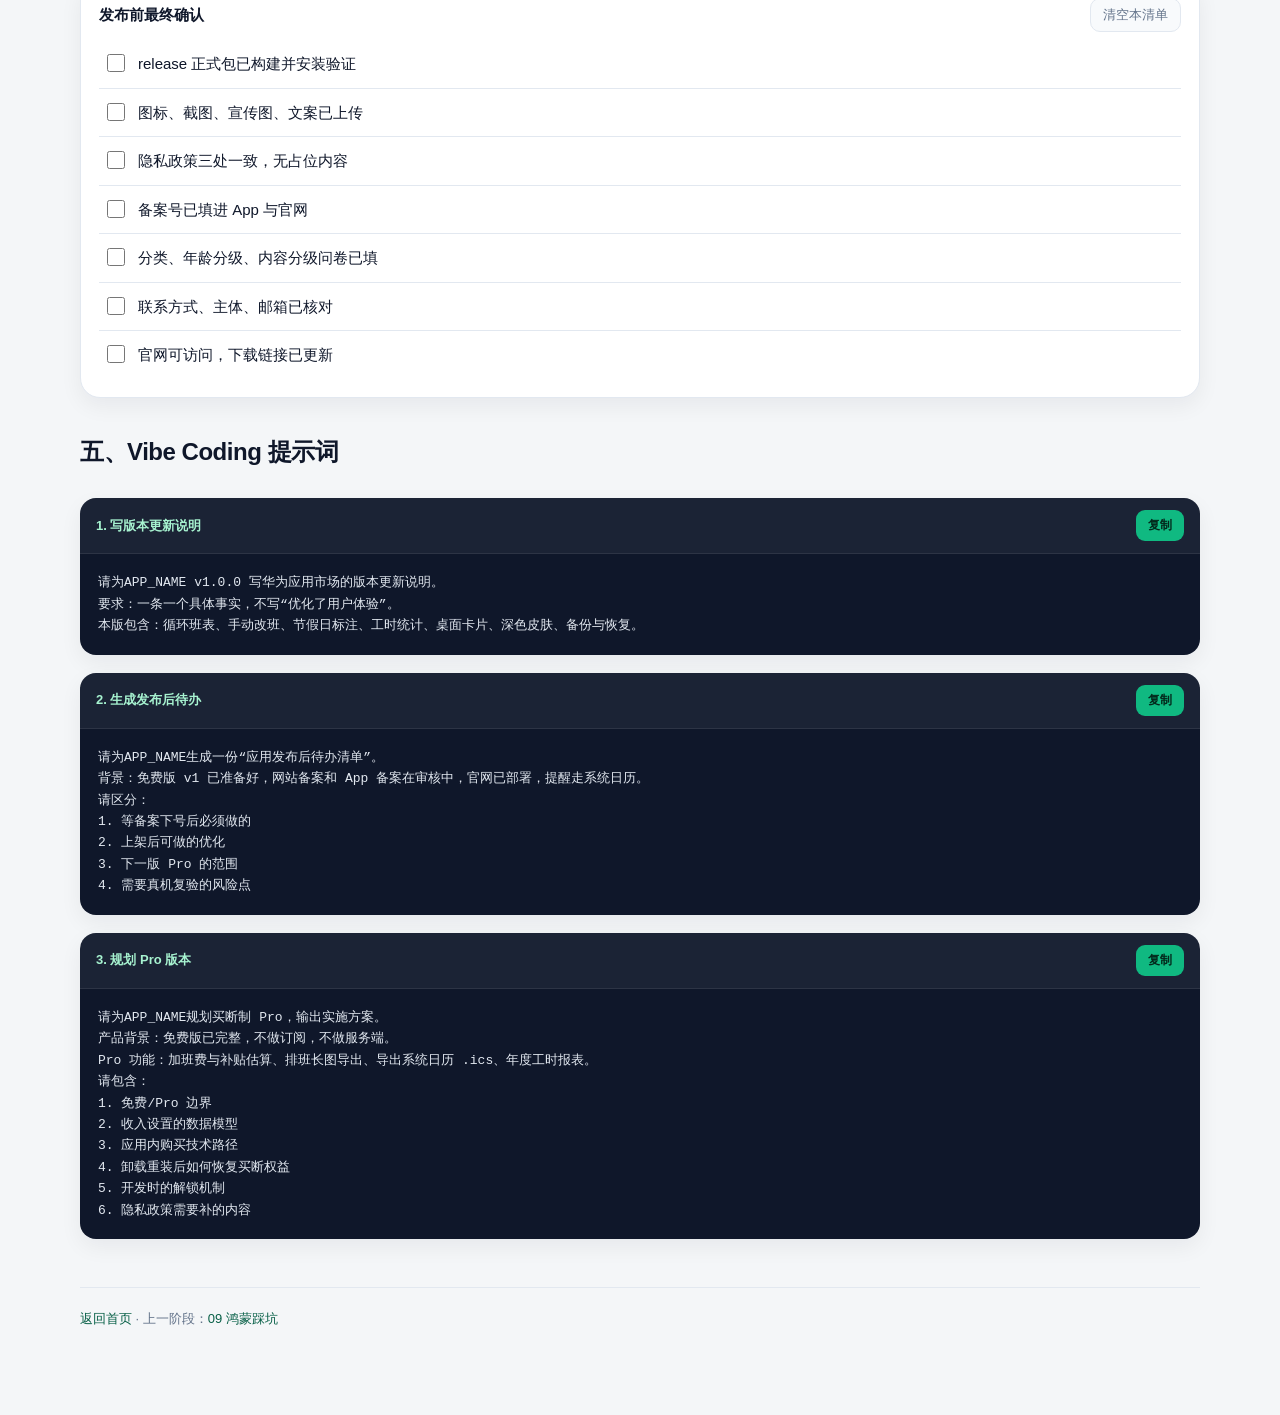
<file: assets/handbook/10-launch.html>
<!doctype html>
<html lang="zh-CN">
<head>
  <meta charset="utf-8">
  <meta name="viewport" content="width=device-width, initial-scale=1">
  <title>10 提审、发布与后续 · APP_NAME App 制作经验手册</title>
  <link rel="stylesheet" href="assets/style.css">
</head>
<body>
  <header class="topbar">
    <div class="shell topbar-inner">
      <a class="brand" href="index.html">APP_NAME App 制作经验手册</a>
      <nav class="nav">
        <a href="index.html">首页</a>
        <a href="01-product.html">立项</a>
        <a href="02-environment.html">环境</a>
        <a href="03-design.html">设计</a>
        <a href="04-core-dev.html">开发</a>
        <a href="05-special.html">卡片与提醒</a>
        <a href="06-testing.html">测试</a>
        <a href="07-store.html">上架素材</a>
        <a href="08-filing.html">资质备案</a>
        <a href="09-pitfalls.html">踩坑</a>
        <a href="10-launch.html">发布</a>
      </nav>
    </div>
  </header>

  <main class="shell">
    <p class="breadcrumb"><a href="index.html">首页</a> / 10 提审、发布与后续</p>
    <section class="hero">
      <div>
        <p class="kicker">Stage 10 · Release</p>
        <h1>把正式包提上去，然后开始下一轮迭代</h1>
        <p class="lead">
          发布不是终点。APP_NAME的经验是：先把免费版完整、干净地推上架，再做 Pro；每次更新日志写具体事实，不写空话。
        </p>
      </div>
    </section>

    <section class="section">
      <div class="section-head">
        <h2>一、发布流程</h2>
      </div>
      <ol class="steps">
        <li>完成企业资质、发布证书、发布 Profile。</li>
        <li>运行 build-release.ps1，得到 release-signed.app。</li>
        <li>把正式包上传 AGC，创建版本。</li>
        <li>填写应用信息：名称、简介、分类、年龄分级、隐私政策。</li>
        <li>上传图标、截图、宣传图。</li>
        <li>填入 App 备案号等合规信息。</li>
        <li>提交审核，按驳回意见修改。</li>
        <li>发布后同步更新官网下载链接。</li>
      </ol>
    </section>

    <section class="section">
      <div class="section-head">
        <h2>二、版本与更新</h2>
      </div>
      <div class="grid cards-2">
        <div class="card">
          <h3>版本号格式</h3>
          <p>APP_NAME v1.0.0 / versionCode 1000000。上架前确认递增规则。</p>
        </div>
        <div class="card">
          <h3>更新日志</h3>
          <p>一句一条具体事实，例如“修复切换月份后月份标题偶尔不更新”，不写“优化体验”。</p>
        </div>
      </div>
    </section>

    <section class="section">
      <div class="section-head">
        <h2>三、上线后要做的</h2>
      </div>
      <div class="table-wrap">
        <table>
          <thead>
            <tr><th>事项</th><th>说明</th></tr>
          </thead>
          <tbody>
            <tr><td>官网下载链接</td><td>把“即将上架”替换成应用市场真实链接</td></tr>
            <tr><td>HTTPS</td><td>备案通过后 certbot --nginx 配置域名证书</td></tr>
            <tr><td>提醒复验</td><td>换正式签名后验证班次提醒是否可用</td></tr>
            <tr><td>Pro</td><td>上线后做买断制 Pro：加班费估算 + 导出分享</td></tr>
            <tr><td>真实反馈</td><td>观察用户反馈，再决定是否需要共享类 / 团队能力</td></tr>
          </tbody>
        </table>
      </div>
    </section>

    <section class="section">
      <div class="section-head">
        <h2>四、发布清单</h2>
      </div>
      <div class="check-block">
        <div class="check-head">
          <span>发布前最终确认</span>
          <button class="ghost" data-clear-list="launch">清空本清单</button>
        </div>
        <ul class="checklist" data-checklist="launch">
          <li><label><input type="checkbox" data-check="release"><span>release 正式包已构建并安装验证</span></label></li>
          <li><label><input type="checkbox" data-check="assets"><span>图标、截图、宣传图、文案已上传</span></label></li>
          <li><label><input type="checkbox" data-check="privacy"><span>隐私政策三处一致，无占位内容</span></label></li>
          <li><label><input type="checkbox" data-check="icp"><span>备案号已填进 App 与官网</span></label></li>
          <li><label><input type="checkbox" data-check="category"><span>分类、年龄分级、内容分级问卷已填</span></label></li>
          <li><label><input type="checkbox" data-check="contact"><span>联系方式、主体、邮箱已核对</span></label></li>
          <li><label><input type="checkbox" data-check="site"><span>官网可访问，下载链接已更新</span></label></li>
        </ul>
      </div>
    </section>

    <section class="section">
      <div class="section-head">
        <h2>五、Vibe Coding 提示词</h2>
      </div>

      <div class="prompt">
        <div class="prompt-head"><strong>1. 写版本更新说明</strong><button class="copy-btn" data-copy>复制</button></div>
        <pre>请为APP_NAME v1.0.0 写华为应用市场的版本更新说明。
要求：一条一个具体事实，不写“优化了用户体验”。
本版包含：循环班表、手动改班、节假日标注、工时统计、桌面卡片、深色皮肤、备份与恢复。</pre>
      </div>

      <div class="prompt">
        <div class="prompt-head"><strong>2. 生成发布后待办</strong><button class="copy-btn" data-copy>复制</button></div>
        <pre>请为APP_NAME生成一份“应用发布后待办清单”。
背景：免费版 v1 已准备好，网站备案和 App 备案在审核中，官网已部署，提醒走系统日历。
请区分：
1. 等备案下号后必须做的
2. 上架后可做的优化
3. 下一版 Pro 的范围
4. 需要真机复验的风险点</pre>
      </div>

      <div class="prompt">
        <div class="prompt-head"><strong>3. 规划 Pro 版本</strong><button class="copy-btn" data-copy>复制</button></div>
        <pre>请为APP_NAME规划买断制 Pro，输出实施方案。
产品背景：免费版已完整，不做订阅，不做服务端。
Pro 功能：加班费与补贴估算、排班长图导出、导出系统日历 .ics、年度工时报表。
请包含：
1. 免费/Pro 边界
2. 收入设置的数据模型
3. 应用内购买技术路径
4. 卸载重装后如何恢复买断权益
5. 开发时的解锁机制
6. 隐私政策需要补的内容</pre>
      </div>
    </section>

    <footer class="footer">
      <p><a href="index.html">返回首页</a> · 上一阶段：<a href="09-pitfalls.html">09 鸿蒙踩坑</a></p>
    </footer>
  </main>
  <script src="assets/app.js"></script>
</body>
</html>
</file>
<file: assets/handbook/assets/style.css>
:root {
  --bg: #f4f6f8;
  --surface: #ffffff;
  --surface-2: #f8fafc;
  --ink: #0f172a;
  --sub: #64748b;
  --line: #e2e8f0;
  --brand: #10b981;
  --brand-ink: #065f46;
  --amber: #f59e0b;
  --indigo: #6366f1;
  --red: #ef4444;
  --radius: 20px;
  --shadow: 0 20px 45px rgba(15, 23, 42, .08);
  --shadow-sm: 0 8px 22px rgba(15, 23, 42, .06);
}

* {
  box-sizing: border-box;
}

html {
  scroll-behavior: smooth;
}

body {
  margin: 0;
  background: var(--bg);
  color: var(--ink);
  font-family: -apple-system, BlinkMacSystemFont, "Segoe UI", "Microsoft YaHei", "PingFang SC", sans-serif;
  line-height: 1.7;
  font-size: 15px;
}

a {
  color: var(--brand-ink);
  text-decoration: none;
}

a:hover {
  text-decoration: underline;
}

.shell {
  width: min(1120px, calc(100% - 36px));
  margin: 0 auto;
}

.topbar {
  position: sticky;
  top: 0;
  z-index: 20;
  background: rgba(255, 255, 255, .9);
  backdrop-filter: blur(14px);
  border-bottom: 1px solid var(--line);
}

.topbar-inner {
  min-height: 64px;
  display: flex;
  align-items: center;
  justify-content: space-between;
  gap: 24px;
}

.brand {
  font-weight: 800;
  color: var(--ink);
  white-space: nowrap;
}

.nav {
  display: flex;
  flex-wrap: wrap;
  gap: 4px;
  justify-content: flex-end;
}

.nav a {
  color: var(--sub);
  padding: 8px 10px;
  border-radius: 10px;
  font-size: 13px;
  white-space: nowrap;
}

.nav a:hover {
  color: var(--ink);
  background: var(--surface-2);
  text-decoration: none;
}

main {
  padding: 36px 0 72px;
}

.hero {
  display: grid;
  grid-template-columns: 1fr 300px;
  gap: 28px;
  align-items: end;
  padding: 30px 0 18px;
}

.kicker {
  margin: 0 0 8px;
  font-size: 12px;
  letter-spacing: .08em;
  text-transform: uppercase;
  color: var(--brand-ink);
  font-weight: 700;
}

h1, h2, h3, p {
  margin-top: 0;
}

h1 {
  margin-bottom: 14px;
  font-size: clamp(32px, 5vw, 54px);
  line-height: 1.05;
  letter-spacing: -.03em;
}

h2 {
  margin-bottom: 8px;
  font-size: 24px;
  letter-spacing: -.02em;
}

h3 {
  margin-bottom: 6px;
  font-size: 17px;
}

.lead {
  color: var(--sub);
  font-size: 17px;
  max-width: 760px;
}

.hero-note {
  background: linear-gradient(135deg, #0f172a, #134e4a);
  color: #e2f7ee;
  border-radius: 22px;
  padding: 22px;
  box-shadow: var(--shadow);
}

.hero-note span {
  display: block;
  font-size: 12px;
  color: #94e5c5;
  text-transform: uppercase;
  letter-spacing: .08em;
}

.hero-note strong {
  display: block;
  margin: 8px 0;
  font-size: 20px;
}

.hero-note p {
  margin-bottom: 0;
  color: #c9eede;
  font-size: 13px;
}

.section {
  margin-top: 34px;
}

.section-head {
  display: flex;
  align-items: end;
  justify-content: space-between;
  gap: 20px;
  margin-bottom: 14px;
}

.section-head p {
  color: var(--sub);
  max-width: 560px;
  margin-bottom: 2px;
}

.grid {
  display: grid;
  gap: 16px;
}

.cards-2 {
  grid-template-columns: repeat(2, minmax(0, 1fr));
}

.cards-3 {
  grid-template-columns: repeat(3, minmax(0, 1fr));
}

.cards-4 {
  grid-template-columns: repeat(4, minmax(0, 1fr));
}

.card {
  display: block;
  background: var(--surface);
  border: 1px solid var(--line);
  border-radius: var(--radius);
  padding: 20px;
  box-shadow: var(--shadow-sm);
  color: var(--ink);
}

.card:hover {
  text-decoration: none;
  border-color: #b9ead8;
  box-shadow: var(--shadow);
  transform: translateY(-2px);
  transition: .18s ease;
}

.card-link {
  position: relative;
  min-height: 156px;
}

.card-link p {
  color: var(--sub);
  margin-bottom: 0;
}

.card-label {
  display: block;
  color: var(--sub);
  font-size: 12px;
  margin-bottom: 5px;
}

.card strong {
  display: block;
  font-size: 20px;
  margin-bottom: 6px;
}

.num {
  display: inline-block;
  min-width: 34px;
  height: 28px;
  line-height: 28px;
  border-radius: 999px;
  background: #e7f8f1;
  color: var(--brand-ink);
  font-weight: 800;
  font-size: 13px;
  text-align: center;
  margin-bottom: 14px;
}

.steps {
  background: var(--surface);
  border: 1px solid var(--line);
  border-radius: var(--radius);
  padding: 22px 22px 22px 46px;
  box-shadow: var(--shadow-sm);
}

.steps li {
  margin: 10px 0;
  padding-left: 8px;
}

.check-block {
  background: var(--surface);
  border: 1px solid var(--line);
  border-radius: var(--radius);
  padding: 18px;
  box-shadow: var(--shadow-sm);
  margin-bottom: 18px;
}

.check-head {
  display: flex;
  align-items: center;
  justify-content: space-between;
  gap: 12px;
  margin-bottom: 8px;
}

.check-head span {
  font-weight: 700;
}

.checklist {
  list-style: none;
  margin: 0;
  padding: 0;
}

.checklist li {
  border-top: 1px solid var(--line);
}

.checklist li:first-child {
  border-top: 0;
}

.checklist label {
  display: flex;
  gap: 10px;
  align-items: flex-start;
  padding: 11px 4px;
  cursor: pointer;
}

.checklist input[type="checkbox"] {
  width: 18px;
  height: 18px;
  margin-top: 3px;
  flex: 0 0 18px;
  accent-color: var(--brand);
}

.checklist span {
  flex: 1;
}

.ghost {
  border: 1px solid var(--line);
  background: var(--surface-2);
  color: var(--sub);
  border-radius: 10px;
  padding: 7px 12px;
  cursor: pointer;
  font-size: 13px;
  white-space: nowrap;
}

.ghost:hover {
  color: var(--red);
  border-color: #fecaca;
  background: #fff1f2;
}

.note {
  color: var(--sub);
  font-size: 13px;
}

.tag {
  display: inline-block;
  padding: 3px 8px;
  border-radius: 999px;
  background: #eef2ff;
  color: #4338ca;
  font-size: 12px;
  font-weight: 700;
  margin-right: 5px;
}

.tag.green {
  background: #e7f8f1;
  color: var(--brand-ink);
}

.tag.amber {
  background: #fff7e6;
  color: #92400e;
}

.tag.red {
  background: #fff1f2;
  color: #be123c;
}

.prompt {
  background: #0f172a;
  color: #e2e8f0;
  border-radius: 16px;
  margin: 18px 0;
  overflow: hidden;
  box-shadow: var(--shadow-sm);
}

.prompt-head {
  display: flex;
  align-items: center;
  justify-content: space-between;
  gap: 12px;
  padding: 12px 16px;
  background: rgba(255, 255, 255, .05);
  border-bottom: 1px solid rgba(255, 255, 255, .08);
}

.prompt-head strong {
  font-size: 13px;
  color: #a7f3d0;
}

.copy-btn {
  border: 0;
  border-radius: 9px;
  background: #10b981;
  color: #03281b;
  font-weight: 800;
  padding: 7px 12px;
  cursor: pointer;
  font-size: 12px;
}

.copy-btn:hover {
  background: #34d399;
}

.prompt pre {
  margin: 0;
  padding: 18px;
  overflow: auto;
  font-family: "SFMono-Regular", Consolas, "Liberation Mono", monospace;
  font-size: 13px;
  line-height: 1.65;
  white-space: pre-wrap;
  word-break: break-word;
  color: #e2e8f0;
}

details {
  background: var(--surface);
  border: 1px solid var(--line);
  border-radius: 14px;
  margin: 12px 0;
  padding: 0;
  overflow: hidden;
}

summary {
  cursor: pointer;
  padding: 14px 16px;
  font-weight: 700;
}

details[open] summary {
  border-bottom: 1px solid var(--line);
  background: var(--surface-2);
}

.details-body {
  padding: 14px 16px;
}

.table-wrap {
  overflow-x: auto;
  background: var(--surface);
  border: 1px solid var(--line);
  border-radius: 16px;
  box-shadow: var(--shadow-sm);
}

table {
  width: 100%;
  border-collapse: collapse;
  font-size: 14px;
}

th, td {
  padding: 12px 14px;
  border-bottom: 1px solid var(--line);
  text-align: left;
  vertical-align: top;
}

th {
  background: var(--surface-2);
  color: var(--sub);
  font-size: 12px;
  letter-spacing: .03em;
}

tr:last-child td {
  border-bottom: 0;
}

.footer {
  margin-top: 48px;
  padding-top: 20px;
  border-top: 1px solid var(--line);
  color: var(--sub);
  font-size: 13px;
}

.banner {
  padding: 16px 18px;
  border-radius: 14px;
  background: #fffbeb;
  border: 1px solid #fde68a;
  color: #78350f;
  margin: 18px 0;
}

.banner.green {
  background: #ecfdf5;
  border-color: #a7f3d0;
  color: #064e3b;
}

.banner.red {
  background: #fff1f2;
  border-color: #fecaca;
  color: #881337;
}

.banner strong {
  display: block;
  margin-bottom: 3px;
}

.breadcrumb {
  color: var(--sub);
  font-size: 13px;
  margin-bottom: 16px;
}

@media (max-width: 900px) {
  .hero {
    grid-template-columns: 1fr;
  }

  .cards-4, .cards-3, .cards-2 {
    grid-template-columns: 1fr;
  }

  .topbar-inner {
    align-items: flex-start;
    flex-direction: column;
    padding: 12px 0;
  }

  .nav {
    justify-content: flex-start;
  }
}
</file>
